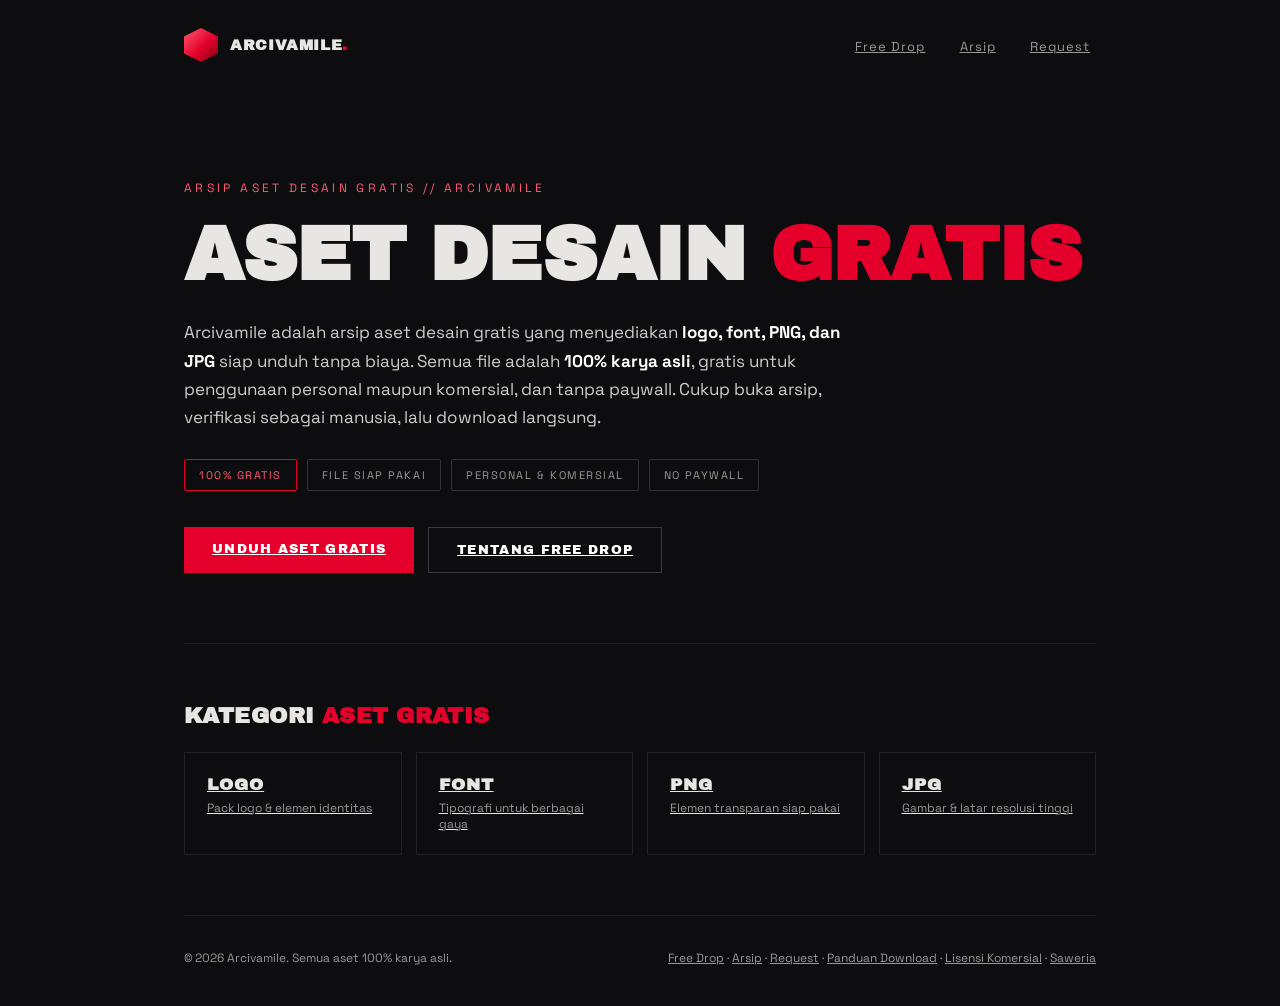
<file: index.html>
<!DOCTYPE html>
<html lang="id" data-theme="light">
<head>
  <meta charset="UTF-8">
  <meta name="viewport" content="width=device-width, initial-scale=1.0">
  <meta name="theme-color" content="#e4002b">
  <!-- ===== GA4 ANALYTICS ===== -->
  <script async src="https://www.googletagmanager.com/gtag/js?id=G-QKJG3S0D83"></script>
  <script>
    window.dataLayer = window.dataLayer || [];
    function gtag() { dataLayer.push(arguments); }
    gtag('js', new Date());
    window.addEventListener('load', function () { gtag('config', 'G-QKJG3S0D83'); });
  </script>
  <link rel="icon" type="image/x-icon" href="favicon/favicon.ico">
  <link rel="icon" type="image/png" sizes="32x32" href="favicon/favicon-32x32.png">
  <link rel="icon" type="image/png" sizes="16x16" href="favicon/favicon-16x16.png">
  <link rel="apple-touch-icon" sizes="180x180" href="favicon/apple-touch-icon.png">
  <link rel="manifest" href="favicon/site.webmanifest">
  <title>Download Aset Desain Gratis 2026: Logo, Font, PNG Transparan, JPG HD | Arcivamile</title>
  <meta name="description" content="Download aset desain gratis 2026 karya asli Arcivamile: logo UMKM, font aesthetic, PNG transparan dan background JPG HD. Cocok untuk poster, twibbon, spanduk, konten IG dan TikTok, gaya retro Y2K, 3D, kolase scrapbook dan batik kontemporer. Gratis personal dan komersial, tanpa paywall.">
  <meta name="keywords" content="download aset desain gratis 2026, logo gratis, font aesthetic gratis, PNG transparan gratis, background JPG HD, logo UMKM gratis, font retro Y2K, aset 3D gratis, kolase scrapbook, tipografi eksperimental, batik kontemporer, twibbon, poster, spanduk, aset komersial gratis, arcivamile">
  <meta name="author" content="Arcivamile">
  <meta name="geo.region" content="ID">
  <meta name="language" content="Indonesian">
  <meta name="robots" content="index, follow, max-image-preview:large">
  <link rel="canonical" href="https://arcivamile.my.id/">
  <meta property="og:type" content="website">
  <meta property="og:locale" content="id_ID">
  <meta property="og:site_name" content="ARCIVAMILE">
  <meta property="og:title" content="Download Aset Desain Gratis 2026: Logo, Font, PNG Transparan, JPG HD | Arcivamile">
  <meta property="og:description" content="Logo UMKM, font aesthetic, PNG transparan dan background JPG HD karya asli. Gratis personal dan komersial, tanpa paywall. Update gaya 2026: retro Y2K, 3D, kolase scrapbook, tipografi eksperimental.">
  <meta property="og:image" content="https://arcivamile.my.id/img/ogdata.png">
  <meta property="og:image:type" content="image/png">
  <meta property="og:image:width" content="1362">
  <meta property="og:image:height" content="639">
  <meta property="og:image:alt" content="Arcivamile: download logo, font, PNG transparan dan JPG HD gratis 2026">
  <meta property="og:url" content="https://arcivamile.my.id/">
  <meta name="twitter:card" content="summary_large_image">
  <meta name="twitter:title" content="Download Aset Desain Gratis 2026: Logo, Font, PNG Transparan, JPG HD | Arcivamile">
  <meta name="twitter:description" content="Logo UMKM, font aesthetic, PNG transparan dan background JPG HD karya asli. Gratis personal dan komersial, tanpa paywall.">
  <meta name="twitter:image" content="https://arcivamile.my.id/img/ogdata.png">
  <script type="application/ld+json">
  {
    "@context": "https://schema.org",
    "@graph": [
      {
        "@type": "WebSite",
        "@id": "https://arcivamile.my.id/#website",
        "name": "ARCIVAMILE",
        "alternateName": ["Arcivamile Free Drop", "Download Aset Desain Gratis"],
        "url": "https://arcivamile.my.id/",
        "inLanguage": "id-ID",
        "description": "Download aset desain gratis 2026 karya asli: logo UMKM, font aesthetic, PNG transparan dan background JPG HD untuk poster, twibbon, spanduk dan konten media sosial.",
        "potentialAction": {
          "@type": "SearchAction",
          "target": "https://arcivamile.my.id/arsip?q={search_term_string}",
          "query-input": "required name=search_term_string"
        }
      },
      {
        "@type": "Organization",
        "@id": "https://arcivamile.my.id/#organization",
        "name": "ARCIVAMILE",
        "url": "https://arcivamile.my.id/",
        "logo": {
          "@type": "ImageObject",
          "url": "https://arcivamile.my.id/favicon/apple-touch-icon.png",
          "width": 180,
          "height": 180
        },
        "sameAs": ["https://saweria.co/Acivamile"]
      },
      {
        "@type": "BreadcrumbList",
        "@id": "https://arcivamile.my.id/#breadcrumb",
        "itemListElement": [
          {
            "@type": "ListItem",
            "position": 1,
            "name": "Beranda",
            "item": "https://arcivamile.my.id/"
          }
        ]
      },
      {
        "@type": "FAQPage",
        "@id": "https://arcivamile.my.id/#faq",
        "mainEntity": [
          {
            "@type": "Question",
            "name": "Di mana download aset desain gratis 2026 yang boleh dipakai komersial?",
            "acceptedAnswer": {
              "@type": "Answer",
              "text": "Di arsip Arcivamile (arcivamile.my.id/arsip). Semua file adalah karya asli, gratis untuk personal dan komersial tanpa paywall. Buka arsip, verifikasi sebagai manusia, lalu unduh lewat Google Drive atau Mediafire."
            }
          },
          {
            "@type": "Question",
            "name": "Apa saja isi arsip Arcivamile?",
            "acceptedAnswer": {
              "@type": "Answer",
              "text": "Pack logo dan elemen identitas (cocok untuk UMKM), font aesthetic, PNG transparan siap pakai, dan gambar JPG resolusi tinggi untuk background poster, twibbon, spanduk dan konten IG atau TikTok."
            }
          },
          {
            "@type": "Question",
            "name": "Apakah asetnya cocok untuk tren desain 2026?",
            "acceptedAnswer": {
              "@type": "Answer",
              "text": "Ya. Aset Arcivamile dipakai untuk gaya yang naik di 2026 seperti retro Y2K dan chrome, visual 3D, kolase scrapbook dan mixed media, tipografi eksperimental dan editorial, bento grid, serta sentuhan batik kontemporer dan Nusantara retro."
            }
          }
        ]
      }
    ]
  }
  </script>
  <link rel="preload" href="fonts/archivo-black.woff2" as="font" type="font/woff2" crossorigin>
  <link rel="preload" href="fonts/space-grotesk-400.woff2" as="font" type="font/woff2" crossorigin>
  <link rel="preload" href="fonts/space-grotesk-700.woff2" as="font" type="font/woff2" crossorigin>
  <style>
    @font-face { font-family: "Archivo Black"; font-style: normal; font-weight: 400; font-display: swap; src: url("fonts/archivo-black.woff2") format("woff2"); }
    @font-face { font-family: "Space Grotesk"; font-style: normal; font-weight: 400; font-display: swap; src: url("fonts/space-grotesk-400.woff2") format("woff2"); }
    @font-face { font-family: "Space Grotesk"; font-style: normal; font-weight: 700; font-display: swap; src: url("fonts/space-grotesk-700.woff2") format("woff2"); }
    :root { --red: #e4002b; --red-soft: #ff5a75; --dark: #0d0d0f; --text: #e8e6e3; --muted: #9a9894; }
    * { margin: 0; padding: 0; box-sizing: border-box; }
    body { font-family: "Space Grotesk", system-ui, sans-serif; background: var(--dark); color: var(--text); min-height: 100vh; display: flex; flex-direction: column; }
    .wrap { max-width: 960px; margin: 0 auto; padding: 0 24px; width: 100%; }

    header.site-nav { padding: 28px 0; display: flex; align-items: center; justify-content: space-between; }
    .brand { display: flex; align-items: center; gap: 12px; font-family: "Archivo Black", sans-serif; letter-spacing: .04em; }
    .brand .mark { width: 34px; height: 34px; background: linear-gradient(135deg, #ff5a75, #e4002b 55%, #7a0013); clip-path: polygon(50% 0, 100% 25%, 100% 75%, 50% 100%, 0 75%, 0 25%); display: inline-block; }
    .brand b { font-size: 15px; }
    .brand .dot { color: var(--red); }
    nav.main a { font-size: 13px; letter-spacing: .08em; color: var(--muted); margin-left: 18px; padding: 10px 6px; transition: color .2s; }
    @media (max-width: 520px) {
      header.site-nav { flex-wrap: wrap; row-gap: 10px; }
      nav.main { display: flex; flex-wrap: wrap; justify-content: flex-end; gap: 8px 12px; }
      nav.main a { margin-left: 0; padding: 10px 12px; }
    }
    nav.main a:hover { color: #fff; }

    section.hero { padding: 90px 0 70px; position: relative; }
    .kicker { font-size: 12px; letter-spacing: .28em; color: var(--red-soft); text-transform: uppercase; margin-bottom: 22px; }
    h1 { font-family: "Archivo Black", sans-serif; font-size: clamp(40px, 7vw, 76px); line-height: .98; text-transform: uppercase; letter-spacing: -.01em; }
    h1 .hl { color: var(--red); }
    .answer { margin-top: 26px; max-width: 680px; font-size: 17px; line-height: 1.65; color: #cfcdc9; }
    .answer b { color: #fff; }
    .chips { margin-top: 28px; display: flex; flex-wrap: wrap; gap: 10px; }
    .chip { font-size: 11px; letter-spacing: .14em; border: 1px solid #333; color: var(--muted); padding: 8px 14px; border-radius: 2px; text-transform: uppercase; }
    .chip.red { border-color: var(--red); color: var(--red-soft); }
    .cta { margin-top: 36px; display: flex; flex-wrap: wrap; gap: 14px; }
    .btn { display: inline-block; font-family: "Archivo Black", sans-serif; font-size: 13px; letter-spacing: .1em; padding: 15px 28px; text-transform: uppercase; transition: opacity .2s; }
    .btn:hover { opacity: .85; }
    .btn.red { background: var(--red); color: #fff; }
    .btn.ghost { border: 1px solid #3a3a3e; color: #fff; }

    section.cats { padding: 60px 0; border-top: 1px solid #1d1d20; }
    section.cats h2 { font-family: "Archivo Black", sans-serif; font-size: 22px; text-transform: uppercase; letter-spacing: .02em; margin-bottom: 24px; }
    section.cats h2 .hl { color: var(--red); }
    .cat-grid { display: grid; grid-template-columns: repeat(auto-fit, minmax(200px, 1fr)); gap: 14px; }
    .cat-tile { border: 1px solid #222; padding: 22px; color: var(--text); transition: border-color .2s; }
    .cat-tile:hover { border-color: var(--red); }
    .cat-tile b { font-family: "Archivo Black", sans-serif; font-size: 17px; letter-spacing: .06em; display: block; }
    .cat-tile span { font-size: 12px; color: var(--muted); margin-top: 6px; display: block; }

    footer.site-foot { margin-top: auto; padding: 34px 0 40px; border-top: 1px solid #1d1d20; font-size: 12px; color: var(--muted); display: flex; flex-wrap: wrap; gap: 10px; justify-content: space-between; }
    footer.site-foot a { color: var(--muted); }
    footer.site-foot a:hover { color: #fff; }
  </style>
</head>
<body>
  <div class="wrap">
    <header class="site-nav">
      <span class="brand">
        <span class="mark"></span>
        <b>ARCIVAMILE<span class="dot">.</span></b>
      </span>
      <nav class="main">
        <a href="freedrop">Free Drop</a>
        <a href="arsip">Arsip</a>
        <a href="request">Request</a>
      </nav>
    </header>

    <main>
      <section class="hero">
        <p class="kicker">Arsip aset desain gratis // Arcivamile</p>
        <h1>Aset Desain <span class="hl">Gratis</span></h1>
        <p class="answer">Arcivamile adalah arsip aset desain gratis yang menyediakan <b>logo, font, PNG, dan JPG</b> siap unduh tanpa biaya. Semua file adalah <b>100% karya asli</b>, gratis untuk penggunaan personal maupun komersial, dan tanpa paywall. Cukup buka arsip, verifikasi sebagai manusia, lalu download langsung.</p>
        <div class="chips">
          <span class="chip red">100% Gratis</span>
          <span class="chip">File Siap Pakai</span>
          <span class="chip">Personal &amp; Komersial</span>
          <span class="chip">No Paywall</span>
        </div>
        <div class="cta">
          <a class="btn red" href="arsip">Unduh Aset Gratis</a>
          <a class="btn ghost" href="freedrop">Tentang Free Drop</a>
        </div>
      </section>

      <section class="cats">
        <h2>Kategori <span class="hl">Aset Gratis</span></h2>
        <div class="cat-grid">
          <a class="cat-tile" href="arsip"><b>LOGO</b><span>Pack logo &amp; elemen identitas</span></a>
          <a class="cat-tile" href="arsip"><b>FONT</b><span>Tipografi untuk berbagai gaya</span></a>
          <a class="cat-tile" href="arsip"><b>PNG</b><span>Elemen transparan siap pakai</span></a>
          <a class="cat-tile" href="arsip"><b>JPG</b><span>Gambar &amp; latar resolusi tinggi</span></a>
        </div>
      </section>
    </main>
  </div>

  <div class="wrap">
    <footer class="site-foot">
      <span>&copy; 2026 Arcivamile. Semua aset 100% karya asli.</span>
      <span><a href="freedrop">Free Drop</a> &middot; <a href="arsip">Arsip</a> &middot; <a href="request">Request</a> &middot; <a href="artikel/cara-download-aset-gratis">Panduan Download</a> &middot; <a href="artikel/aset-gratis-untuk-komersial">Lisensi Komersial</a> &middot; <a href="https://saweria.co/Acivamile" rel="noopener" target="_blank">Saweria</a></span>
    </footer>
  </div>
</body>
</html>
</file>
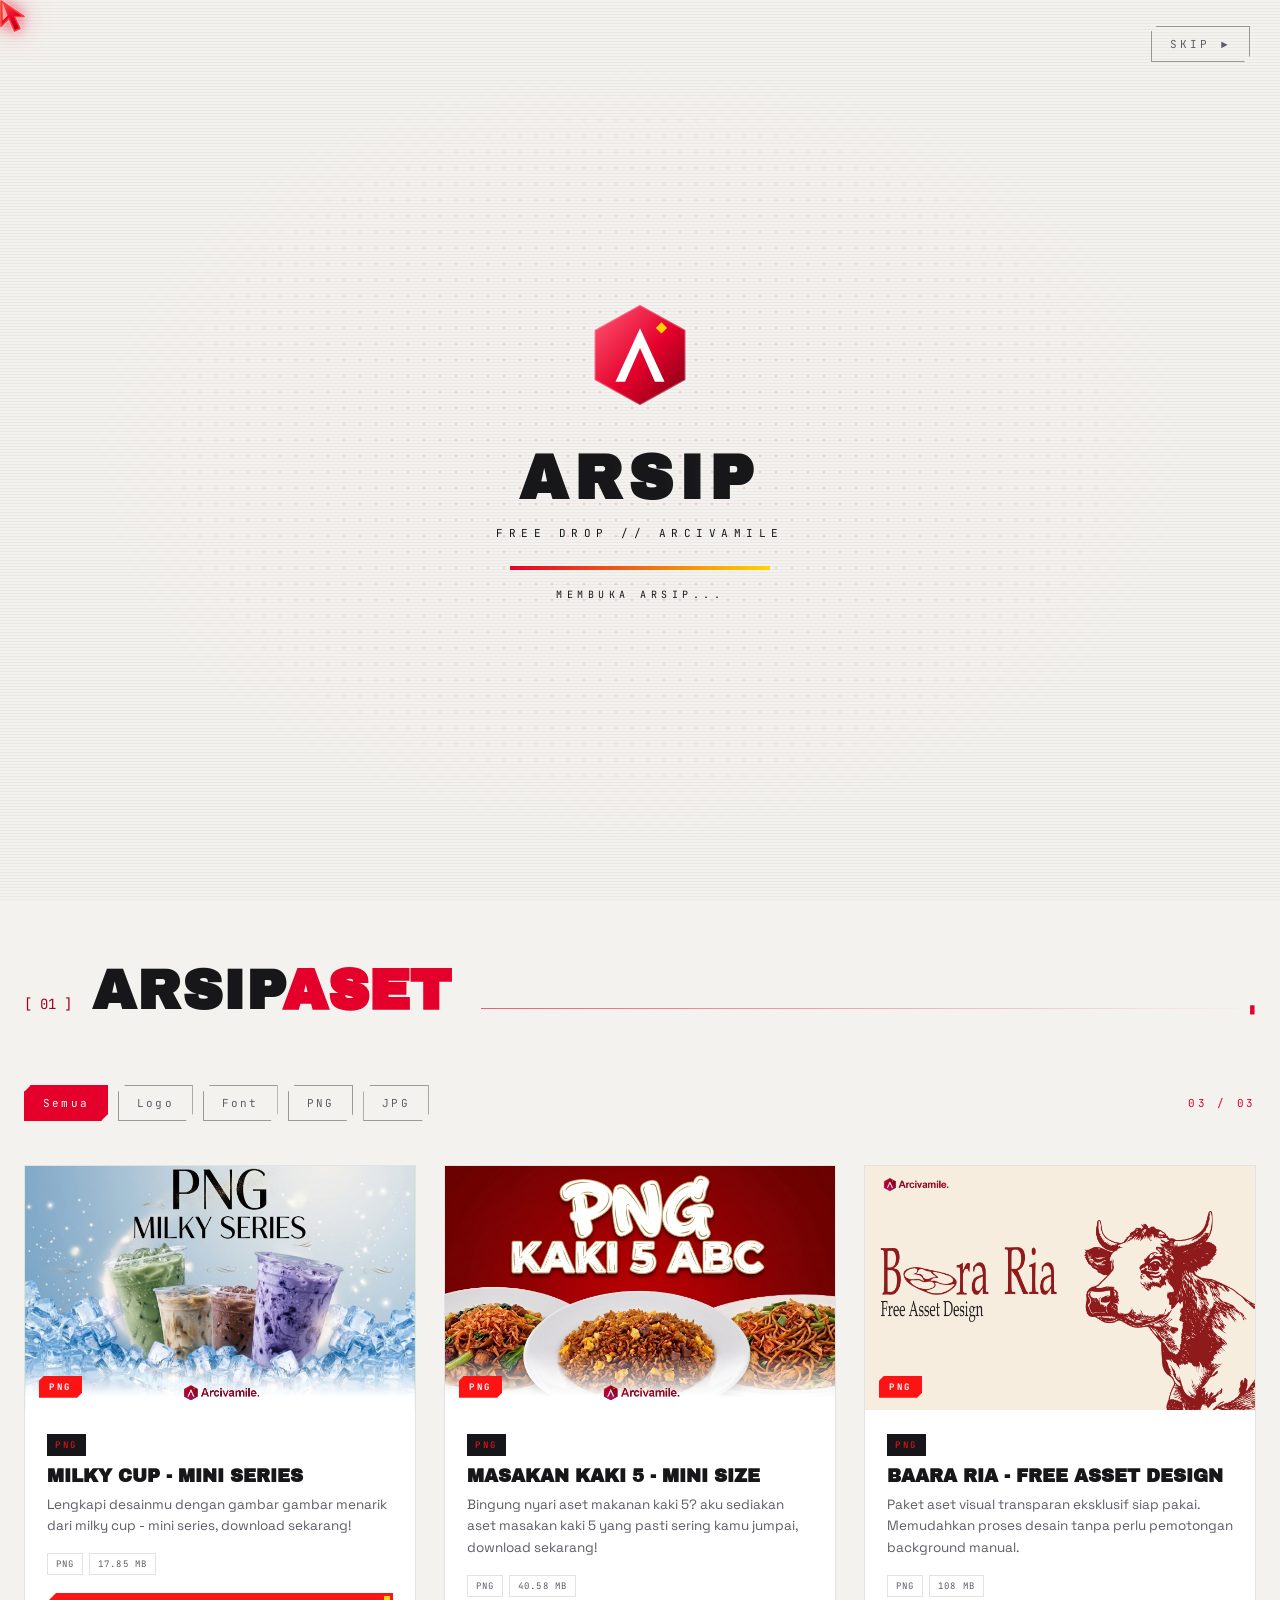
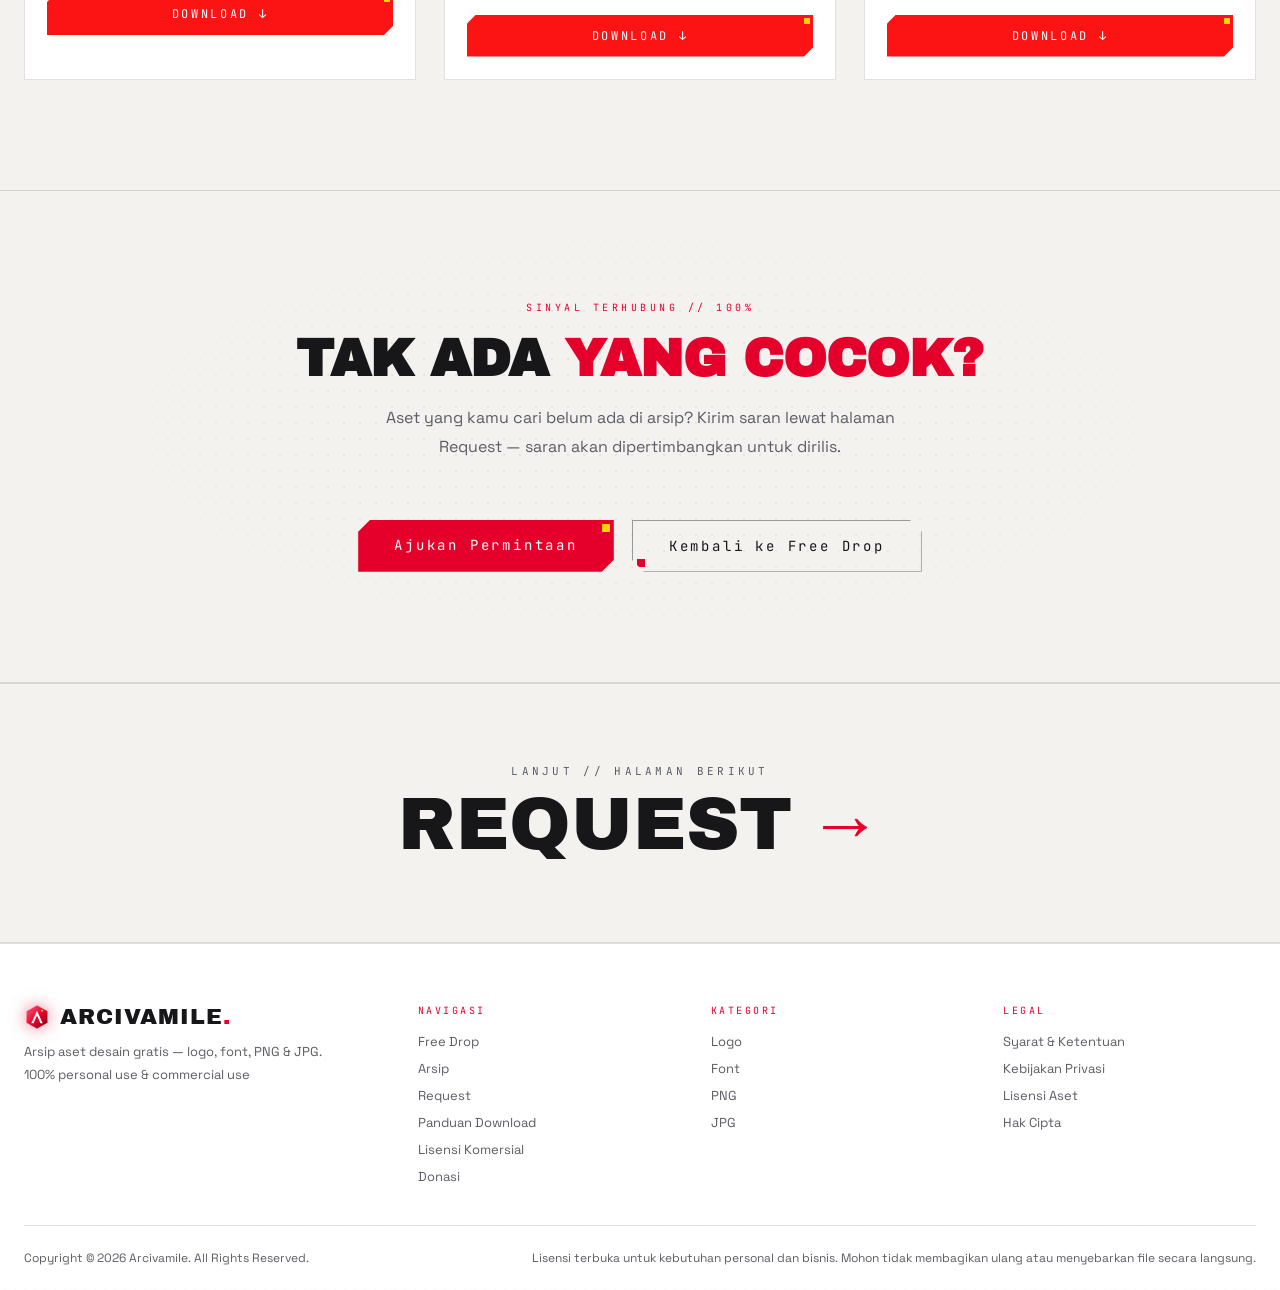
<file: arsip.html>
﻿<!doctype html>
<html lang="id" data-theme="light">
  <head>
    <meta charset="UTF-8" />
    <meta name="viewport" content="width=device-width, initial-scale=1.0" />
    <meta name="theme-color" content="#e4002b" />
    <!-- ===== GA4 ANALYTICS ===== -->
    <script
      async
      src="https://www.googletagmanager.com/gtag/js?id=G-QKJG3S0D83"
    ></script>
    <script>
      window.dataLayer = window.dataLayer || [];
      function gtag() {
        dataLayer.push(arguments);
      }
      gtag("js", new Date());
      window.addEventListener("load", function () {
        gtag("config", "G-QKJG3S0D83");
      });
    </script>
    <link rel="icon" type="image/x-icon" href="favicon/favicon.ico" />
    <link
      rel="icon"
      type="image/png"
      sizes="32x32"
      href="favicon/favicon-32x32.png"
    />
    <link
      rel="icon"
      type="image/png"
      sizes="16x16"
      href="favicon/favicon-16x16.png"
    />
    <link
      rel="apple-touch-icon"
      sizes="180x180"
      href="favicon/apple-touch-icon.png"
    />
    <link rel="manifest" href="favicon/site.webmanifest" />
    <link
      rel="preload"
      href="fonts/archivo-black.woff2"
      as="font"
      type="font/woff2"
      crossorigin
    />
    <link
      rel="preload"
      href="fonts/space-grotesk-400.woff2"
      as="font"
      type="font/woff2"
      crossorigin
    />
    <link
      rel="preload"
      href="fonts/space-grotesk-700.woff2"
      as="font"
      type="font/woff2"
      crossorigin
    />
    <link
      rel="preload"
      href="fonts/jetbrains-mono-400.woff2"
      as="font"
      type="font/woff2"
      crossorigin
    />
    <link
      rel="preload"
      href="fonts/jetbrains-mono-700.woff2"
      as="font"
      type="font/woff2"
      crossorigin
    />
    <title>
      Arsip 2026: Logo UMKM, Font Aesthetic, PNG Transparan, Background HD Gratis | Arcivamile
    </title>
    <meta
      name="description"
      content="Jelajahi arsip aset desain gratis 2026: pack logo UMKM, font aesthetic, PNG transparan dan gambar JPG resolusi tinggi. Untuk poster, twibbon, spanduk, konten IG dan TikTok gaya retro Y2K, 3D, kolase scrapbook. Gratis personal dan komersial."
    />
    <meta
      name="keywords"
      content="arsip aset desain gratis 2026, pack logo UMKM gratis, font aesthetic, PNG transparan gratis, background HD, gambar JPG resolusi tinggi, retro Y2K, desain 3D, kolase scrapbook, bento grid, batik kontemporer, download tanpa daftar"
    />
    <meta name="author" content="Arcivamile" />
    <meta name="geo.region" content="ID" />
    <meta name="robots" content="index, follow, max-image-preview:large" />
    <link rel="canonical" href="https://arcivamile.my.id/arsip" />
    <meta property="og:type" content="website" />
    <meta property="og:locale" content="id_ID" />
    <meta property="og:site_name" content="ARCIVAMILE" />
    <meta
      property="og:title"
      content="Arsip 2026: Logo UMKM, Font Aesthetic, PNG Transparan, Background HD Gratis | Arcivamile"
    />
    <meta
      property="og:description"
      content="Pack logo UMKM, font aesthetic, PNG transparan dan JPG resolusi tinggi. Gratis personal dan komersial, siap untuk gaya 2026."
    />
    <meta
      property="og:image"
      content="https://arcivamile.my.id/img/ogdata.png"
    />
    <meta property="og:image:type" content="image/png" />
    <meta property="og:image:width" content="1362" />
    <meta property="og:image:height" content="639" />
    <meta property="og:url" content="https://arcivamile.my.id/arsip" />
    <meta name="twitter:card" content="summary_large_image" />
    <meta
      name="twitter:title"
      content="Arsip 2026: Logo UMKM, Font Aesthetic, PNG Transparan, Background HD Gratis | Arcivamile"
    />
    <meta
      name="twitter:description"
      content="Pack logo UMKM, font aesthetic, PNG transparan dan JPG resolusi tinggi. Gratis personal dan komersial."
    />
    <meta
      name="twitter:image"
      content="https://arcivamile.my.id/img/ogdata.png"
    />
    <script type="application/ld+json">
      {
        "@context": "https://schema.org",
        "@graph": [
          {
            "@type": "WebSite",
            "@id": "https://arcivamile.my.id/#website",
            "name": "ARCIVAMILE",
            "url": "https://arcivamile.my.id/",
            "inLanguage": "id-ID"
          },
          {
            "@type": "Organization",
            "@id": "https://arcivamile.my.id/#organization",
            "name": "ARCIVAMILE",
            "url": "https://arcivamile.my.id/",
            "logo": {
              "@type": "ImageObject",
              "url": "https://arcivamile.my.id/favicon/apple-touch-icon.png",
              "width": 180,
              "height": 180
            },
            "sameAs": ["https://saweria.co/Acivamile"]
          },
          {
            "@type": "Person",
            "@id": "https://arcivamile.my.id/#person",
            "name": "Arcivamile",
            "url": "https://arcivamile.my.id/",
            "jobTitle": "Desainer & kreator aset desain gratis",
            "sameAs": ["https://saweria.co/Acivamile"]
          },
          {
            "@type": "Article",
            "@id": "https://arcivamile.my.id/arsip#article",
            "headline": "Arsip - Unduh Aset Desain Gratis: Logo, Font, PNG & JPG",
            "description": "Unduh aset desain gratis 100% karya asli Arcivamile: pack logo, font, PNG transparan & gambar JPG resolusi tinggi.",
            "inLanguage": "id-ID",
            "mainEntityOfPage": "https://arcivamile.my.id/arsip",
            "image": "https://arcivamile.my.id/img/ogdata.png",
            "datePublished": "2026-08-07",
            "dateModified": "2026-08-11",
            "author": { "@id": "https://arcivamile.my.id/#person" },
            "publisher": { "@id": "https://arcivamile.my.id/#organization" }
          },
          {
            "@type": "BreadcrumbList",
            "@id": "https://arcivamile.my.id/arsip#breadcrumb",
            "itemListElement": [
              {
                "@type": "ListItem",
                "position": 1,
                "name": "Free Drop",
                "item": "https://arcivamile.my.id/freedrop"
              },
              {
                "@type": "ListItem",
                "position": 2,
                "name": "Arsip Aset",
                "item": "https://arcivamile.my.id/arsip"
              }
            ]
          },
          {
            "@type": "ItemList",
            "@id": "https://arcivamile.my.id/arsip#aset",
            "name": "Arsip Aset Gratis Arcivamile",
            "itemListElement": [
              {
                "@type": "ListItem",
                "position": 1,
                "name": "MILKY CUP - MINI SERIES",
                "url": "https://arcivamile.my.id/aset/milky-cup-mini-series",
                "image": "https://arcivamile.my.id/img/thumb/pngmilkseries.jpg"
              },
              {
                "@type": "ListItem",
                "position": 2,
                "name": "MASAKAN KAKI 5 - MINI SIZE",
                "url": "https://arcivamile.my.id/aset/masakan-kaki5-mini-size",
                "image": "https://arcivamile.my.id/img/thumb/kaki5abc.jpg"
              }
            ]
          }
        ]
      }
    </script>
    <script>
      (function () {
        var t = localStorage.getItem("zzz-theme");
        document.documentElement.setAttribute(
          "data-theme",
          t === "dark" ? "dark" : "light",
        );
      })();
    </script>
    <link rel="stylesheet" href="css/style.css" />
    <link rel="stylesheet" href="css/freebies.css" />
  </head>
  <body>
    <!-- ===== INTRO ===== -->
    <div class="intro" id="intro">
      <div class="intro-noise"></div>
      <div class="intro-halftone"></div>
      <button class="intro-skip" id="introSkip">SKIP &#9658;</button>
      <div class="intro-center">
        <div class="intro-logo" id="introLogo">
          <svg class="logo-svg" viewBox="0 0 48 48" aria-hidden="true">
            <defs>
              <linearGradient id="lgIntro" x1="0" y1="0" x2="1" y2="1">
                <stop offset="0" stop-color="#ff5a75" />
                <stop offset="0.55" stop-color="#e4002b" />
                <stop offset="1" stop-color="#7a0013" />
              </linearGradient>
            </defs>
            <path
              d="M24 2.5 L43.5 13.3 V34.7 L24 45.5 L4.5 34.7 V13.3 Z"
              fill="url(#lgIntro)"
            />
            <path
              d="M24 2.5 L43.5 13.3 V34.7 L24 45.5 L4.5 34.7 V13.3 Z"
              fill="none"
              stroke="rgba(255,255,255,.28)"
              stroke-width="1"
            />
            <path
              d="M24 12.5 L34.5 35.5 H30.4 L24 21 L17.6 35.5 H13.5 Z"
              fill="#fff"
            />
            <path
              d="M33.2 10 L35.6 12.4 L33.2 14.8 L30.8 12.4 Z"
              fill="#ffd400"
            />
          </svg>
        </div>
        <h1 class="intro-name" id="introName">ARSIP</h1>
        <p class="intro-sub">FREE DROP // ARCIVAMILE</p>
        <div class="intro-bar"><i></i></div>
        <p class="intro-loading">
          MEMBUKA ARSIP<span class="load-dots">...</span>
        </p>
      </div>
    </div>

    <!-- ===== THEME FLASH ===== -->
    <div class="theme-flash" id="themeFlash"></div>

    <!-- ===== SCROLL PROGRESS ===== -->
    <div class="scroll-progress"><i id="scrollBar"></i></div>

    <!-- ===== NAVBAR ===== -->
    <header class="navbar" id="navbar">
      <div class="navbar-inner">
        <span class="nav-corner nc-tl"></span>
        <span class="nav-corner nc-tr"></span>
        <span class="nav-corner nc-bl"></span>
        <span class="nav-corner nc-br"></span>

        <a href="freedrop" class="logo" data-logo>
          <span class="logo-box">
            <svg class="logo-svg" viewBox="0 0 48 48" aria-hidden="true">
              <defs>
                <linearGradient id="lgNav" x1="0" y1="0" x2="1" y2="1">
                  <stop offset="0" stop-color="#ff5a75" />
                  <stop offset="0.55" stop-color="#e4002b" />
                  <stop offset="1" stop-color="#7a0013" />
                </linearGradient>
              </defs>
              <path
                d="M24 2.5 L43.5 13.3 V34.7 L24 45.5 L4.5 34.7 V13.3 Z"
                fill="url(#lgNav)"
              />
              <path
                d="M24 2.5 L43.5 13.3 V34.7 L24 45.5 L4.5 34.7 V13.3 Z"
                fill="none"
                stroke="rgba(255,255,255,.28)"
                stroke-width="1"
              />
              <path
                d="M24 12.5 L34.5 35.5 H30.4 L24 21 L17.6 35.5 H13.5 Z"
                fill="#fff"
              />
              <path
                d="M33.2 10 L35.6 12.4 L33.2 14.8 L30.8 12.4 Z"
                fill="#ffd400"
              />
            </svg>
          </span>
          <span class="logo-text"
            >ARCIVAMILE<span class="logo-dot">.</span></span
          >
        </a>
        <span class="nav-tag"><i></i><b>FREE DROP</b> // 2026</span>
        <span class="nav-stripe" aria-hidden="true"></span>

        <nav class="nav-links" id="navLinks">
          <a href="freedrop" class="nav-link" data-num="01"
            ><span class="nav-txt">Free Drop</span></a
          >
          <a href="arsip" class="nav-link active" data-num="02"
            ><span class="nav-txt">Arsip</span></a
          >
          <a href="request" class="nav-link" data-num="03"
            ><span class="nav-txt">Request</span></a
          >
          <span class="nav-indicator" id="navIndicator"></span>
        </nav>

        <div class="navbar-right">
          <button
            class="theme-toggle"
            id="themeToggle"
            aria-label="Ganti tema cahaya"
          >
            <span class="tt-sun">&#9728;</span>
            <span class="tt-knob"></span>
            <span class="tt-moon">&#9788;</span>
          </button>
          <a href="arsip" class="nav-cta"
            >Unduh Aset<span class="cta-corners"></span
          ></a>
        </div>

        <button class="burger" id="burger" aria-label="Menu">
          <span></span><span></span><span></span>
        </button>
      </div>
    </header>

    <main>
      <!-- ===== MOBILE MENU ===== -->
      <div class="mobile-menu" id="mobileMenu">
        <div class="mobile-menu-bg" id="mobileMenuBg"></div>
        <nav class="mobile-menu-links">
          <a href="freedrop" data-num="01">Free Drop</a>
          <a href="arsip" data-num="02" class="active">Arsip</a>
          <a href="request" data-num="03">Request</a>
        </nav>
        <div class="mobile-menu-foot">
          <span>LINK AKTIF // ARSIP</span>
          <span class="mm-static"
            >&#9612;&#9612;&#9612;&#9612;&#9612;&#9612;&#9612;</span
          >
        </div>
      </div>

      <!-- ===== HERO ARSIP ===== -->
      <section class="fd-hero" id="top">
        <div class="hero-halftone"></div>
        <div class="fd-grid-bg" aria-hidden="true"></div>
        <svg class="fd-reticle" viewBox="0 0 100 100" aria-hidden="true">
          <g fill="none" stroke="rgba(255,255,255,.22)" stroke-width="1.2">
            <circle cx="50" cy="50" r="20" />
            <circle
              cx="50"
              cy="50"
              r="42"
              stroke-dasharray="3 7"
              opacity=".4"
            />
            <line x1="50" y1="18" x2="50" y2="30" />
            <line x1="50" y1="70" x2="50" y2="82" />
            <line x1="18" y1="50" x2="30" y2="50" />
            <line x1="70" y1="50" x2="82" y2="50" />
          </g>
        </svg>
        <div class="fd-vert vert-l">ARSIP ASET ARCIVAMILE</div>
        <div class="fd-vert vert-r">LENGAKPI DESAINMU SEKARANG</div>

        <div class="fd-hero-inner">
          <div class="hero-brackets" aria-hidden="true">
            <i class="br-tl"></i><i class="br-tr"></i><i class="br-bl"></i
            ><i class="br-br"></i>
          </div>
          <p class="hero-kicker reveal">// FREE DROP — ARSIP ASET GRATIS</p>
          <h1 class="fd-title">
            <span class="line line-1">
              <span class="glitch" data-text="ARSIP">ARSIP</span>
            </span>
            <span class="line line-2">
              <span class="glitch" data-text="ASET.">ASET.</span>
            </span>
          </h1>
          <p class="fd-answer reveal">
            <b>Lengkapi project kreatifmu</b> dengan pilihan pack logo, font,
            png transparan, serta gambar jpg resolusi tinggi. Tanpa royalti &
            bebas guna baik untuk urusan pribadi maupun bisnis. Cukup pilih
            kategori, verifikasi, dan simpan langsung ke perangkatmu!
          </p>
          <div class="fd-stats reveal">
            <div class="fd-stat">
              <b id="statArsip">07</b><span>ARSIP</span>
            </div>
            <div class="fd-stat">
              <b id="statKategori">07</b><span>KATEGORI</span>
            </div>
            <div class="fd-stat"><b>100%</b><span>GRATIS</span></div>
            <div class="fd-stat"><b>FREE</b><span>LICENSE</span></div>
          </div>
        </div>

        <div class="fd-tape" aria-hidden="true"></div>
        <div class="hero-fade" aria-hidden="true"></div>
      </section>

      <!-- ===== MARQUEE ===== -->
      <div class="marquee">
        <div class="marquee-track">
          <span class="mq-word"><i>LOGO</i></span
          ><span class="mq-star">&#10022;</span
          ><span class="mq-word"><i>FONT</i></span
          ><span class="mq-star">&#10022;</span
          ><span class="mq-word"><i>PNG</i></span
          ><span class="mq-star">&#10022;</span
          ><span class="mq-word"><i>JPG</i></span
          ><span class="mq-star">&#10022;</span
          ><span class="mq-word"><i>LOGO</i></span
          ><span class="mq-star">&#10022;</span
          ><span class="mq-word"><i>FONT</i></span
          ><span class="mq-star">&#10022;</span
          ><span class="mq-word"><i>PNG</i></span
          ><span class="mq-star">&#10022;</span
          ><span class="mq-word"><i>JPG</i></span
          ><span class="mq-star">&#10022;</span
          ><span class="mq-word"><i>LOGO</i></span
          ><span class="mq-star">&#10022;</span
          ><span class="mq-word"><i>FONT</i></span
          ><span class="mq-star">&#10022;</span
          ><span class="mq-word"><i>PNG</i></span
          ><span class="mq-star">&#10022;</span
          ><span class="mq-word"><i>JPG</i></span
          ><span class="mq-star">&#10022;</span>
          <span class="mq-word"><i>LOGO</i></span
          ><span class="mq-star">&#10022;</span
          ><span class="mq-word"><i>FONT</i></span
          ><span class="mq-star">&#10022;</span
          ><span class="mq-word"><i>PNG</i></span
          ><span class="mq-star">&#10022;</span
          ><span class="mq-word"><i>JPG</i></span
          ><span class="mq-star">&#10022;</span
          ><span class="mq-word"><i>LOGO</i></span
          ><span class="mq-star">&#10022;</span
          ><span class="mq-word"><i>FONT</i></span
          ><span class="mq-star">&#10022;</span
          ><span class="mq-word"><i>PNG</i></span
          ><span class="mq-star">&#10022;</span
          ><span class="mq-word"><i>JPG</i></span
          ><span class="mq-star">&#10022;</span
          ><span class="mq-word"><i>LOGO</i></span
          ><span class="mq-star">&#10022;</span
          ><span class="mq-word"><i>FONT</i></span
          ><span class="mq-star">&#10022;</span
          ><span class="mq-word"><i>PNG</i></span
          ><span class="mq-star">&#10022;</span
          ><span class="mq-word"><i>JPG</i></span
          ><span class="mq-star">&#10022;</span>
        </div>
      </div>

      <!-- ===== ARSIP ===== -->
      <section class="section fd-section" id="freebies">
        <div class="section-head reveal">
          <span class="sec-num">[ 01 ]</span>
          <h2 class="sec-title">
            ARSIP<span class="sec-title-accent">ASET</span>
          </h2>
          <div class="sec-line"></div>
        </div>

        <div class="fd-filter reveal">
          <button class="fd-filter-btn active" data-filter="all">Semua</button>
          <button class="fd-filter-btn" data-filter="logo">Logo</button>
          <button class="fd-filter-btn" data-filter="font">Font</button>
          <button class="fd-filter-btn" data-filter="png">PNG</button>
          <button class="fd-filter-btn" data-filter="jpg">JPG</button>
          <span class="fd-count" id="fdCount">07 / 07</span>
        </div>

        <!--
      ============================================================
      CARA ISI ARSIP (tinggal ganti isinya, tanpa JS apa pun)
      ------------------------------------------------------------
      1. Tiap kategori di bawah sudah punya 1 kartu contoh.
         Tinggal ganti:
           - data-date    : tanggal upload (contoh: 14 Feb 2026)
           - data-format  : format file (contoh: AI / PNG)
           - data-size    : ukuran file (contoh: 10 MB)
           - data-license : lisensi (contoh: Free personal & commercial)
           - data-creator : TETAP "Karya Asli — Arcivamile"
              (arsip ini 100% buatan sendiri. DILARANG upload ulang
              aset kreator lain — melanggar hak cipta walau PU/CU)
           - <h3>         : nama aset
           - <p>          : deskripsi isi pack
           - src gambar   : taruh di img/thumb/ lalu tulis
                            src="img/thumb/nama-file.png"
           - href="#"     : ganti # dengan link download asli
                            (Google Drive / Mediafire / dll)
      2. Nambah aset lagi: salin 1 blok <article class="fd-card">,
         tempel tepat di bawah kartu kategorinya, lalu isi seperti di atas.
      3. Saat aset sudah jadi beneran, HAPUS baris ini:
         <span class="fd-card-badge">CONTOH // ISI DATA</span>
      4. Jumlah di fdCount, stat "ARSIP / KATEGORI" di hero, dan
         animasi pop semuanya OTOMATIS mengikuti jumlah kartu.
      ============================================================
    -->

        <div class="fd-grid" id="fdGrid">
          <!-- ============================================================
           ====== KATEGORI LOGO  //  warna #e4002b ======
           ============================================================ -->
          <!-- <article class="fd-card reveal"
        data-cat="logo"
        style="--tc:#e4002b"
        data-creator="Karya Asli — Arcivamile"
        data-date="1 Jan 2026"
        data-format="AI / PNG"
        data-size="10 MB"
        data-license="Free personal &amp; commercial">
        <span class="fd-card-badge">CONTOH // ISI DATA</span>
        <div class="fd-tile">
          <img class="fd-thumb" src="img/thumb/contoh-logo.png" alt="Logo Pack [NAMA KAMU]" onerror="this.remove()">
          <span>L</span>
          <b>LOGO</b>
        </div>
        <div class="fd-body">
          <span class="fd-cat">LOGO</span>
          <h3>Logo Pack [NAMA KAMU]</h3>
          <p>Ganti deskripsi: jelaskan isi pack ini, jumlah file, dan cocok untuk apa.</p>
          <div class="fd-meta">
            <span>AI / PNG</span><span>10 MB</span><span>0 UNDUH</span>
          </div>
          <a href="#" target="_blank" rel="noopener" class="fd-btn">DOWNLOAD &#8595;<span></span></a>
        </div>
      </article> -->

          <!-- ============================================================
           ====== KATEGORI FONT  //  warna #ff9a00 ======
           ============================================================ -->
          <!-- <article class="fd-card reveal"
        data-cat="font"
        style="--tc:#ff9a00"
        data-creator="Karya Asli — Arcivamile"
        data-date="1 Jan 2026"
        data-format="TTF / OTF"
        data-size="5 MB"
        data-license="Free personal &amp; commercial">
        <span class="fd-card-badge">CONTOH // ISI DATA</span>
        <div class="fd-tile">
          <img class="fd-thumb" src="img/thumb/contoh-font.png" alt="Font [NAMA FONT]" onerror="this.remove()">
          <span>F</span>
          <b>FONT</b>
        </div>
        <div class="fd-body">
          <span class="fd-cat">FONT</span>
          <h3>Font [NAMA FONT]</h3>
          <p>Ganti deskripsi: style font, jenis huruf yang didukung, dan lisensinya.</p>
          <div class="fd-meta">
            <span>TTF / OTF</span><span>5 MB</span><span>0 UNDUH</span>
          </div>
          <a href="#" target="_blank" rel="noopener" class="fd-btn">DOWNLOAD &#8595;<span></span></a>
        </div>
      </article> -->

          <!-- ============================================================
           ====== KATEGORI PNG ======
           ============================================================ -->
          <article
            class="fd-card reveal"
            data-cat="png"
            style="--tc: #fc1414"
            data-creator="Arcivamile"
            data-date="3 Agustus 2026"
            data-format="PNG"
            data-size="17.85 MB"
            data-license="Free personal &amp; commercial"
            data-detail="aset/milky-cup-mini-series"
          >
            <div class="fd-tile">
              <img
                class="fd-thumb"
                src="img/thumb/pngmilkseries.jpg"
                alt="MILKY CUP - MINI SERIES"
                onerror="this.remove()"
              />
              <span>P</span>
              <b>PNG</b>
            </div>
            <div class="fd-body">
              <span class="fd-cat">PNG</span>
              <h3>MILKY CUP - MINI SERIES</h3>
              <p>
                Lengkapi desainmu dengan gambar gambar menarik dari milky cup -
                mini series, download sekarang!
              </p>
              <div class="fd-meta"><span>PNG</span><span>17.85 MB</span></div>
              <a
                href="https://drive.google.com/uc?export=download&id=1bR7w0iiPsWWa10v8Jj8x-UbnvpKACyRV"
                target="_blank"
                rel="noopener"
                class="fd-btn"
                >DOWNLOAD &#8595;<span></span
              ></a>
            </div>
          </article>

          <article
            class="fd-card reveal"
            data-cat="png"
            style="--tc: #fc1414"
            data-creator="Arcivamile"
            data-date="7 Agustus 2026"
            data-format="PNG"
            data-size="40.58 MB"
            data-license="Free personal &amp; commercial"
            data-detail="aset/masakan-kaki5-mini-size"
          >
            <div class="fd-tile">
              <img
                class="fd-thumb"
                src="img/thumb/kaki5abc.jpg"
                alt="MASAKAN KAKI 5 - MINI SIZE"
                onerror="this.remove()"
              />
              <span>P</span>
              <b>PNG</b>
            </div>
            <div class="fd-body">
              <span class="fd-cat">PNG</span>
              <h3>MASAKAN KAKI 5 - MINI SIZE</h3>
              <p>
                Bingung nyari aset makanan kaki 5? aku sediakan aset masakan
                kaki 5 yang pasti sering kamu jumpai, download sekarang!
              </p>
              <div class="fd-meta"><span>PNG</span><span>40.58 MB</span></div>
              <a
                href="https://download1589.mediafire.com/7qdciory84yg0Iz1JjrLqosnZ5nzTfSqccRGKcXaoCGQ8jOcPN2BSJCVxzJrerNNorJxx2PA3LsjPiyZLJ-n9_Qzs8KrALTJXCuNfYdCoCXHG_ddX9YHVL3aZVJBpqtbik0mRMerPYYU7kjCzPIOdVvntgNpPbCtxyXJqcjJkA/eexyzyq9jkrub5d/MASAKAN+KAKI+5+ABC+-+LITE.zip"
                target="_blank"
                rel="noopener"
                class="fd-btn"
                >DOWNLOAD &#8595;<span></span
              ></a>
            </div>
          </article>

          <article
            class="fd-card reveal"
            data-cat="png"
            style="--tc: #fc1414"
            data-creator="Arcivamile"
            data-date="8 Oktober 2026"
            data-format="PNG"
            data-size="108 MB"
            data-license="Free personal &amp; commercial"
            data-detail="aset/baararia"
          >
            <div class="fd-tile">
              <img
                class="fd-thumb"
                src="img/thumb/baararia.png"
                alt="baara ria - free asset design"
                onerror="this.remove()"
              />
              <span>P</span>
              <b>PNG</b>
            </div>
            <div class="fd-body">
              <span class="fd-cat">PNG</span>
              <h3>BAARA RIA - FREE ASSET DESIGN</h3>
              <p>
                Paket aset visual transparan eksklusif siap pakai. Memudahkan
                proses desain tanpa perlu pemotongan background manual.
              </p>
              <div class="fd-meta"><span>PNG</span><span>108 MB</span></div>
              <a
                href="https://drive.google.com/file/d/1mvar3dAyYkWzU0gRDssU4bFuSjIqP3ag/view?usp=sharing"
                target="_blank"
                rel="noopener"
                class="fd-btn"
                >DOWNLOAD &#8595;<span></span
              ></a>
            </div>
          </article>

          <!-- ============================================================
           ====== KATEGORI JPG  //  warna #8a8aff ======
           ============================================================ -->
          <!-- <article class="fd-card reveal"
        data-cat="jpg"
        style="--tc:#8a8aff"
        data-creator="Karya Asli — Arcivamile"
        data-date="-"
        data-format="JPG"
        data-size="0 MB"
        data-license="Free personal &amp; commercial">
        <span class="fd-card-badge">PROSES</span>
        <div class="fd-tile">
          <img class="fd-thumb" src="img/thumb/contoh-jpg.jpg" alt="JPG Image" onerror="this.remove()">
          <span>J</span>
          <b>JPG</b>
        </div>
        <div class="fd-body">
          <span class="fd-cat">JPG</span>
          <h3>JPG Image</h3>
          <p>Deskripsi</p>
          <div class="fd-meta">
            <span>JPG</span><span>0 MB</span>
          </div>
          <a href="#" target="_blank" rel="noopener" class="fd-btn">DOWNLOAD &#8595;<span></span></a>
        </div>
      </article> -->
        </div>

        <div class="fd-empty" id="fdEmpty">
          <span class="fd-empty-label">ARSIP KOSONG</span>
          <h3>Belum Ada Aset di Kategori Ini</h3>
          <p>Geser ke kategori lain, atau ajukan permintaan aset gratis.</p>
        </div>
      </section>

      <!-- ===== CTA ===== -->
      <section class="fd-cta">
        <div class="hero-halftone"></div>
        <div class="fd-cta-inner reveal">
          <span class="cp-label">SINYAL TERHUBUNG // 100%</span>
          <h2 class="fd-cta-title">
            TAK ADA <span class="hl">YANG COCOK?</span>
          </h2>
          <p>
            Aset yang kamu cari belum ada di arsip? Kirim saran lewat halaman
            Request — saran akan dipertimbangkan untuk dirilis.
          </p>
          <div class="hero-cta">
            <a href="request" class="btn btn-red"
              >Ajukan Permintaan<span></span
            ></a>
            <a href="freedrop" class="btn btn-ghost"
              >Kembali ke Free Drop<span></span
            ></a>
          </div>
        </div>
      </section>

      <!-- ===== LANJUT KE REQUEST ===== -->
      <section class="fd-next">
        <a href="request" class="fd-next-link">
          <span class="fd-next-label">LANJUT // HALAMAN BERIKUT</span>
          <span class="fd-next-title"
            >REQUEST<span class="fd-next-arrow">&#8594;</span></span
          >
        </a>
      </section>

      <!-- ===== FOOTER ===== -->
    </main>
    <footer class="footer">
      <div class="footer-noise"></div>
      <div class="footer-top">
        <div class="footer-brand">
          <div class="footer-logo-row">
            <span class="footer-logo">
              <svg class="logo-svg" viewBox="0 0 48 48" aria-hidden="true">
                <defs>
                  <linearGradient id="lgFoot" x1="0" y1="0" x2="1" y2="1">
                    <stop offset="0" stop-color="#ff5a75" />
                    <stop offset="0.55" stop-color="#e4002b" />
                    <stop offset="1" stop-color="#7a0013" />
                  </linearGradient>
                </defs>
                <path
                  d="M24 2.5 L43.5 13.3 V34.7 L24 45.5 L4.5 34.7 V13.3 Z"
                  fill="url(#lgFoot)"
                />
                <path
                  d="M24 2.5 L43.5 13.3 V34.7 L24 45.5 L4.5 34.7 V13.3 Z"
                  fill="none"
                  stroke="rgba(255,255,255,.28)"
                  stroke-width="1"
                />
                <path
                  d="M24 12.5 L34.5 35.5 H30.4 L24 21 L17.6 35.5 H13.5 Z"
                  fill="#fff"
                />
                <path
                  d="M33.2 10 L35.6 12.4 L33.2 14.8 L30.8 12.4 Z"
                  fill="#ffd400"
                />
              </svg>
            </span>
            <span class="footer-name"
              >ARCIVAMILE<span class="logo-dot">.</span></span
            >
          </div>
          <p>
            Arsip aset desain gratis — logo, font, PNG &amp; JPG. 100% personal
            use & commercial use
          </p>
        </div>
        <div class="footer-col">
          <span class="footer-col-title">NAVIGASI</span>
          <a href="freedrop">Free Drop</a>
          <a href="arsip">Arsip</a>
          <a href="request">Request</a>
          <a href="artikel/cara-download-aset-gratis">Panduan Download</a>
          <a href="artikel/aset-gratis-untuk-komersial">Lisensi Komersial</a>
          <a href="freedrop#donasi">Donasi</a>
        </div>
        <div class="footer-col">
          <span class="footer-col-title">KATEGORI</span>
          <a href="arsip">Logo</a>
          <a href="arsip">Font</a>
          <a href="arsip">PNG</a>
          <a href="arsip">JPG</a>
        </div>
        <div class="footer-col">
          <span class="footer-col-title">LEGAL</span>
          <a href="#" data-legal="terms">Syarat &amp; Ketentuan</a>
          <a href="#" data-legal="privacy">Kebijakan Privasi</a>
          <a href="#" data-legal="license">Lisensi Aset</a>
          <a href="#" data-legal="copyright">Hak Cipta</a>
        </div>
      </div>
      <div class="footer-bottom">
        <p>Copyright &copy; 2026 Arcivamile. All Rights Reserved.</p>
        <p class="footer-tip">
          Lisensi terbuka untuk kebutuhan personal dan bisnis. Mohon tidak
          membagikan ulang atau menyebarkan file secara langsung.
        </p>
      </div>
    </footer>

    <!-- ===== POPUP INFO DOWNLOAD ===== -->
    <div class="fd-modal" id="fdModal">
      <div class="fd-modal-bg" id="fdModalBg"></div>
      <div class="fd-modal-panel">
        <span class="fd-modal-cat" id="mCat">ASET</span>
        <h3 id="mTitle">Judul Aset</h3>
        <p id="mDesc">Deskripsi aset.</p>
        <div class="fd-modal-info">
          <div><span>KREATOR</span><b id="mCreator">-</b></div>
          <div><span>DIUPLOAD</span><b id="mDate">-</b></div>
          <div><span>FORMAT</span><b id="mFormat">-</b></div>
          <div><span>UKURAN</span><b id="mSize">-</b></div>
          <div class="fd-modal-license">
            <span>LISENSI</span><b id="mLicense">-</b>
          </div>
        </div>
        <p class="fd-modal-note">
          Aset ini merupakan karya asli Arcivamile. Dengan mengunduh, kamu
          menyatakan tidak akan membagikan ulang aset ini dalam bentuk apa pun.
        </p>

        <div class="fd-modal-guard" id="fdGuard">
          <div class="fd-guard-box">
            <span class="fd-guard-label">VERIFIKASI MANUSIA // ANTI-SPAM</span>
            <div id="cf-turnstile"></div>
            <button
              type="button"
              class="fd-guard-fallback"
              id="fdGuardFallback"
              hidden
            >
              SAYA BUKAN ROBOT &#10003;
            </button>
            <label class="fd-guard-agree">
              <input type="checkbox" id="fdAgree" />
              <span
                >Saya setuju untuk <b>tidak membagikan ulang</b> aset ini, dan
                mengakui bahwa aset ini adalah <b>karya asli Arcivamile</b>.
                Dilarang mengunggah ulang dalam bentuk apa pun.</span
              >
            </label>
            <p class="fd-guard-msg" id="fdGuardMsg"></p>
          </div>
        </div>
        <div class="fd-modal-actions">
          <a
            href="#"
            target="_blank"
            rel="noopener"
            class="btn btn-red locked"
            id="mDownload"
            ><span class="fd-mdl-label">VERIFIKASI DULU</span><span></span
          ></a>
          <a href="#" class="btn btn-ghost" id="mClose">TUTUP<span></span></a>
        </div>
      </div>
    </div>

    <!-- cursor -->
    <div class="cursor" id="cursor" aria-hidden="true">
      <svg
        viewBox="0 0 32 32"
        fill="none"
        xmlns="http://www.w3.org/2000/svg"
        aria-hidden="true"
      >
        <defs>
          <linearGradient
            id="curGrad"
            x1="1"
            y1="1"
            x2="24"
            y2="31"
            gradientUnits="userSpaceOnUse"
          >
            <stop offset="0" stop-color="#ff5a4a" />
            <stop offset=".55" stop-color="#e4002b" />
            <stop offset="1" stop-color="#a3001f" />
          </linearGradient>
        </defs>
        <path
          class="cur-glow"
          d="M1 1 L1 26.5 L9 18.5 L14.5 31 L20 28.5 L14.5 16.5 L24 16.5 Z"
          fill="url(#curGrad)"
          stroke="#ff3b30"
          stroke-width="1.6"
          stroke-linejoin="round"
          stroke-linecap="round"
        />
        <path
          class="cur-tip"
          d="M2.6 2.6 L2.6 20.5 L7.6 15.5 Z"
          fill="#ffb3a7"
          opacity=".9"
        />
      </svg>
    </div>

    <script
      src="https://challenges.cloudflare.com/turnstile/v0/api.js?render=explicit"
      async
      defer
    ></script>
    <!-- ===== POPUP LEGAL ===== -->
    <div class="fd-legal-modal" id="fdLegalModal">
      <div class="fd-legal-bg" id="fdLegalBg"></div>
      <div class="fd-legal-panel">
        <div class="fd-legal-head">
          <span class="fd-legal-cat" id="legalCat">LEGAL</span>
          <button class="fd-legal-close" id="legalClose" aria-label="Tutup">
            &#10005;
          </button>
        </div>
        <h3 id="legalTitle">Dokumen</h3>
        <div class="fd-legal-body" id="legalBody"></div>
        <p class="fd-legal-foot">Terakhir diperbarui: 2 Agustus 2026</p>
      </div>
    </div>

    <script src="js/freebies.js"></script>
  </body>
</html>
</file>
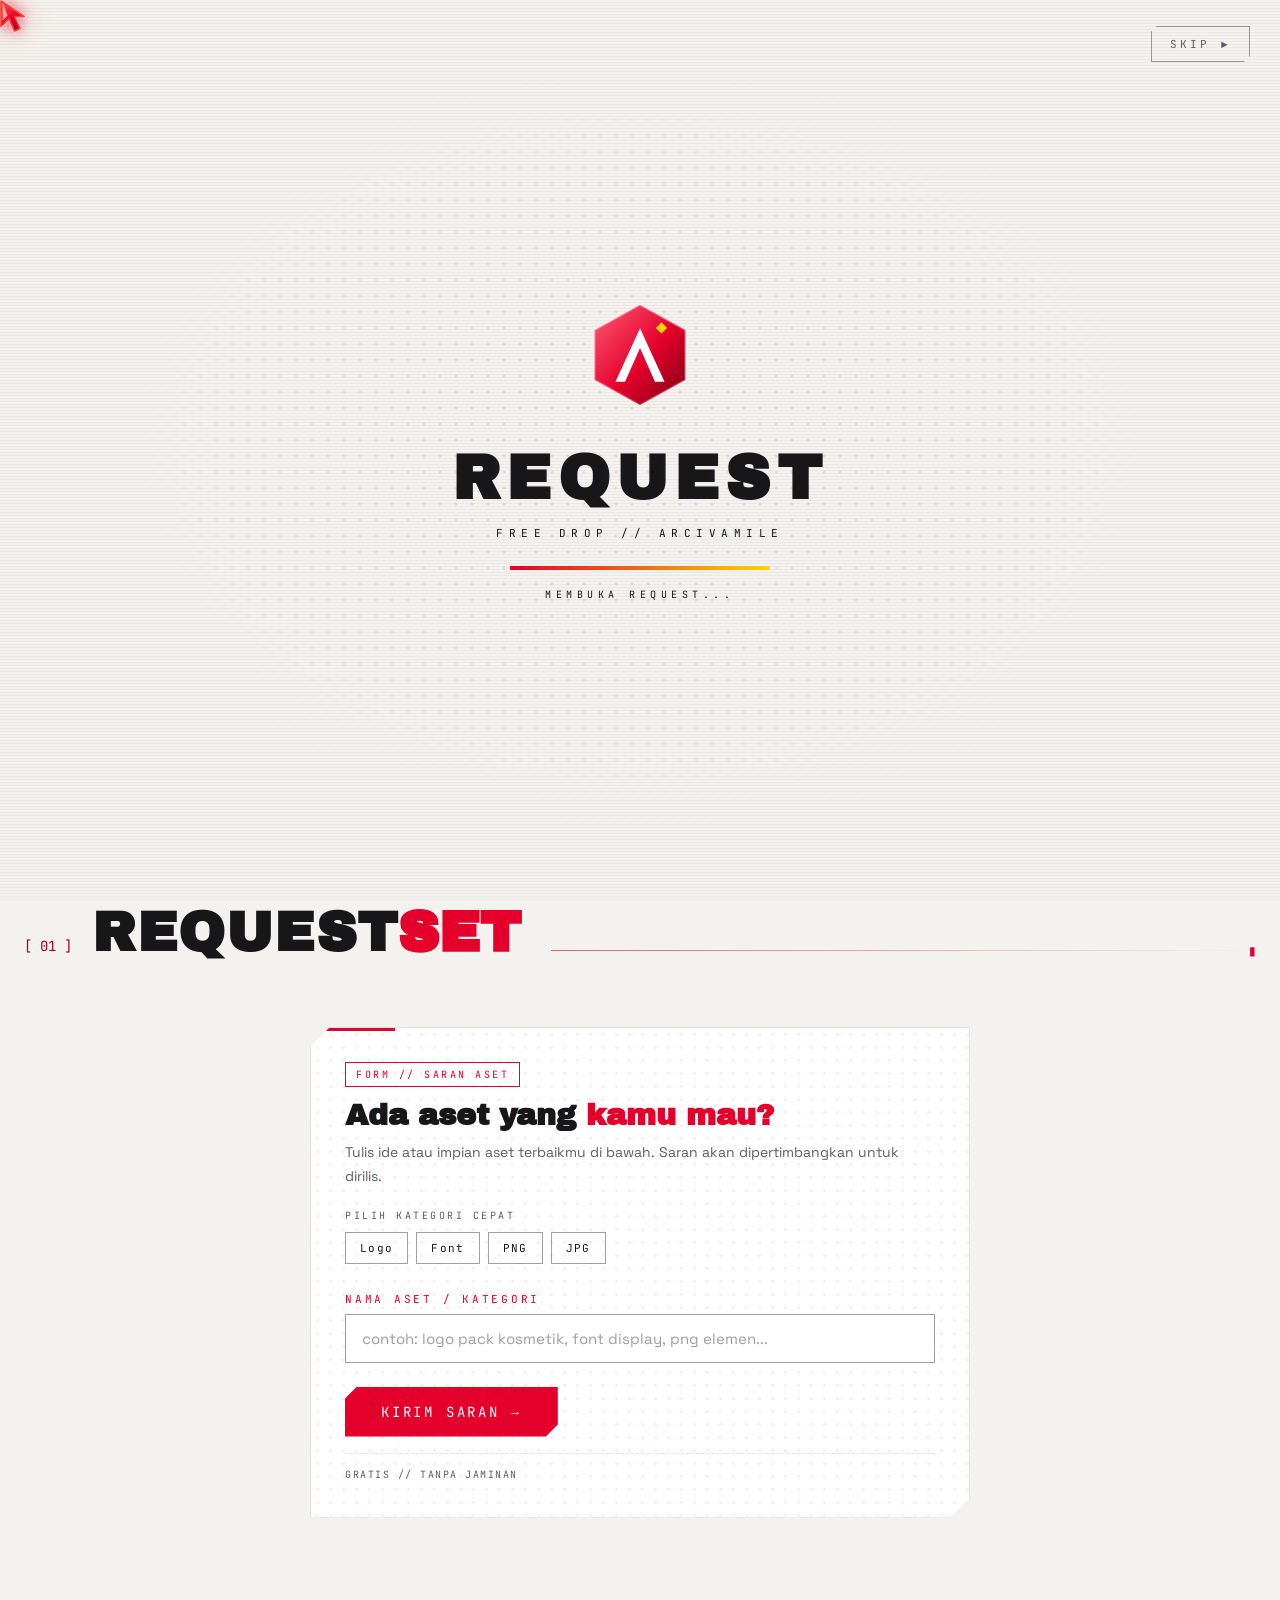
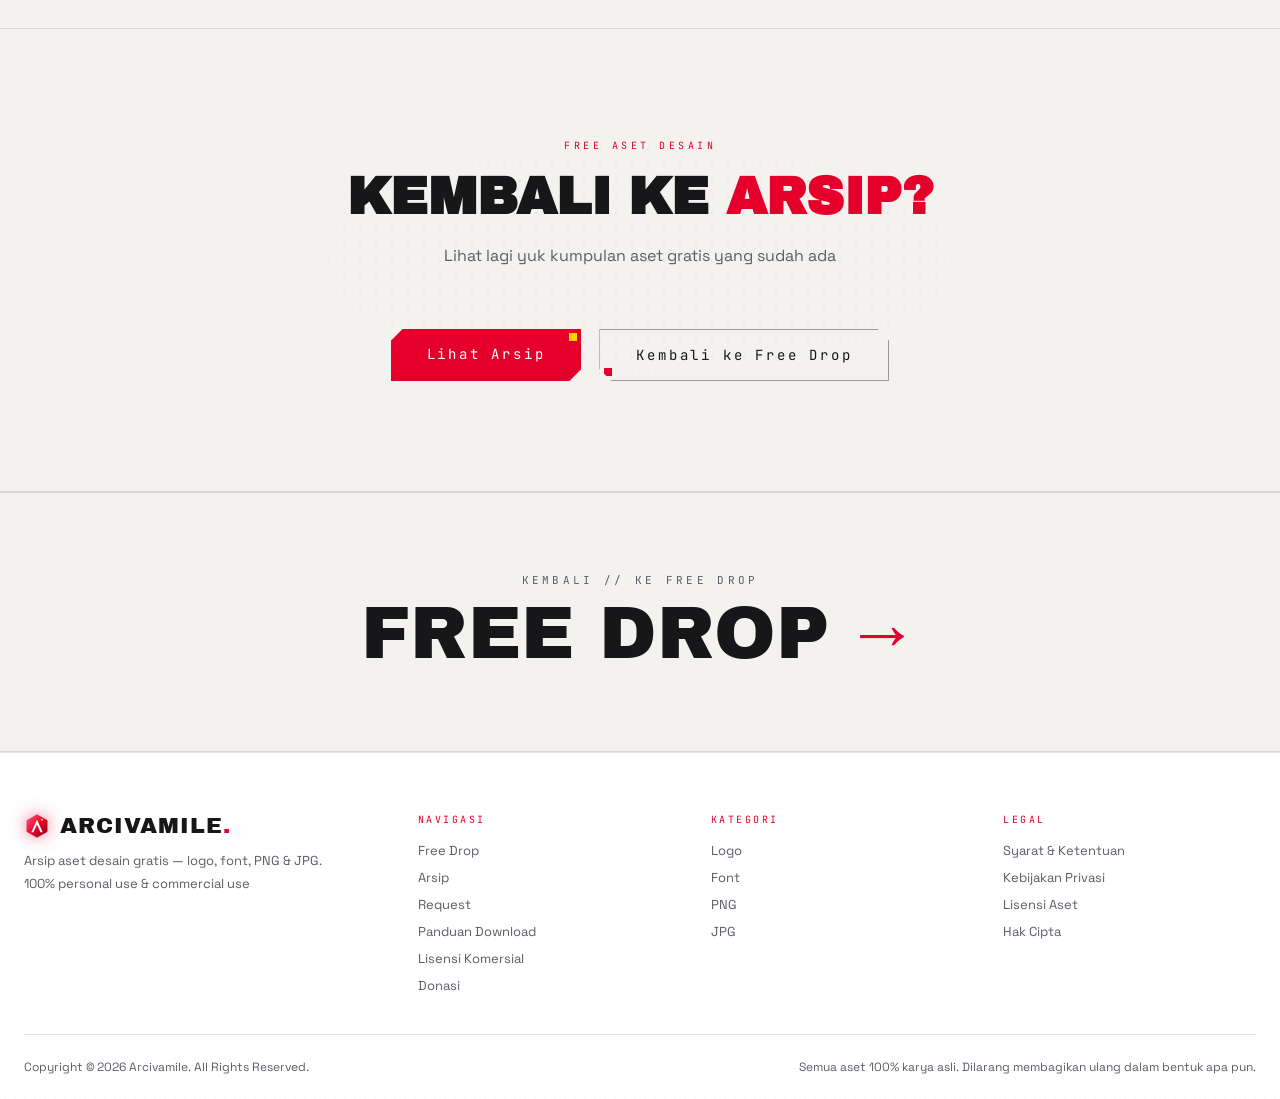
<file: request.html>
<!doctype html>
<html lang="id" data-theme="light">
  <head>
    <meta charset="UTF-8" />
    <meta name="viewport" content="width=device-width, initial-scale=1.0" />
    <meta name="theme-color" content="#e4002b" />
    <!-- ===== GA4 ANALYTICS ===== -->
    <script
      async
      src="https://www.googletagmanager.com/gtag/js?id=G-QKJG3S0D83"
    ></script>
    <script>
      window.dataLayer = window.dataLayer || [];
      function gtag() {
        dataLayer.push(arguments);
      }
      gtag("js", new Date());
      window.addEventListener("load", function () {
        gtag("config", "G-QKJG3S0D83");
      });
    </script>
    <link rel="icon" type="image/x-icon" href="favicon/favicon.ico" />
    <link
      rel="icon"
      type="image/png"
      sizes="32x32"
      href="favicon/favicon-32x32.png"
    />
    <link
      rel="icon"
      type="image/png"
      sizes="16x16"
      href="favicon/favicon-16x16.png"
    />
    <link
      rel="apple-touch-icon"
      sizes="180x180"
      href="favicon/apple-touch-icon.png"
    />
    <link rel="manifest" href="favicon/site.webmanifest" />
    <link
      rel="preload"
      href="fonts/archivo-black.woff2"
      as="font"
      type="font/woff2"
      crossorigin
    />
    <link
      rel="preload"
      href="fonts/space-grotesk-400.woff2"
      as="font"
      type="font/woff2"
      crossorigin
    />
    <link
      rel="preload"
      href="fonts/space-grotesk-700.woff2"
      as="font"
      type="font/woff2"
      crossorigin
    />
    <link
      rel="preload"
      href="fonts/jetbrains-mono-400.woff2"
      as="font"
      type="font/woff2"
      crossorigin
    />
    <link
      rel="preload"
      href="fonts/jetbrains-mono-700.woff2"
      as="font"
      type="font/woff2"
      crossorigin
    />
    <title>Request Aset 2026: Logo, Font, PNG Transparan, JPG HD Gratis | Arcivamile</title>
    <meta
      name="description"
      content="Aset yang kamu cari belum ada di arsip Arcivamile? Request logo UMKM, font aesthetic, PNG transparan atau background JPG HD 2026, termasuk gaya retro Y2K, 3D dan kolase scrapbook. Gratis, ikut tentukan rilis berikutnya."
    />
    <meta
      name="keywords"
      content="request aset desain gratis, request logo gratis, request font aesthetic, PNG transparan, background HD, retro Y2K, desain 3D, arcivamile"
    />
    <meta name="author" content="Arcivamile" />
    <meta name="geo.region" content="ID" />
    <meta name="robots" content="index, follow, max-image-preview:large" />
    <link rel="canonical" href="https://arcivamile.my.id/request" />
    <meta property="og:type" content="website" />
    <meta property="og:locale" content="id_ID" />
    <meta property="og:site_name" content="ARCIVAMILE" />
    <meta property="og:title" content="Request Aset 2026: Logo, Font, PNG Transparan, JPG HD Gratis | Arcivamile" />
    <meta
      property="og:description"
      content="Request logo UMKM, font aesthetic, PNG transparan atau background JPG HD. Gratis, ikut tentukan rilis 2026 berikutnya."
    />
    <meta
      property="og:image"
      content="https://arcivamile.my.id/img/ogdata.png"
    />
    <meta property="og:image:type" content="image/png" />
    <meta property="og:image:width" content="1362" />
    <meta property="og:image:height" content="639" />
    <meta property="og:url" content="https://arcivamile.my.id/request" />
    <meta name="twitter:card" content="summary_large_image" />
    <meta name="twitter:title" content="Request Aset 2026: Logo, Font, PNG Transparan, JPG HD Gratis | Arcivamile" />
    <meta
      name="twitter:description"
      content="Request logo UMKM, font aesthetic, PNG transparan atau background JPG HD. Gratis, ikut tentukan rilis berikutnya."
    />
    <meta
      name="twitter:image"
      content="https://arcivamile.my.id/img/ogdata.png"
    />
    <script type="application/ld+json">
      {
        "@context": "https://schema.org",
        "@graph": [
          {
            "@type": "WebSite",
            "@id": "https://arcivamile.my.id/#website",
            "name": "ARCIVAMILE",
            "url": "https://arcivamile.my.id/",
            "inLanguage": "id-ID"
          },
          {
            "@type": "BreadcrumbList",
            "@id": "https://arcivamile.my.id/request#breadcrumb",
            "itemListElement": [
              {
                "@type": "ListItem",
                "position": 1,
                "name": "Free Drop",
                "item": "https://arcivamile.my.id/freedrop"
              },
              {
                "@type": "ListItem",
                "position": 2,
                "name": "Request Aset",
                "item": "https://arcivamile.my.id/request"
              }
            ]
          }
        ]
      }
    </script>
    <script>
      (function () {
        var t = localStorage.getItem("zzz-theme");
        document.documentElement.setAttribute(
          "data-theme",
          t === "dark" ? "dark" : "light",
        );
      })();
    </script>
    <link rel="stylesheet" href="css/style.css" />
    <link rel="stylesheet" href="css/freebies.css" />
  </head>
  <body>
    <!-- ===== INTRO ===== -->
    <div class="intro" id="intro">
      <div class="intro-noise"></div>
      <div class="intro-halftone"></div>
      <button class="intro-skip" id="introSkip">SKIP &#9658;</button>
      <div class="intro-center">
        <div class="intro-logo" id="introLogo">
          <svg class="logo-svg" viewBox="0 0 48 48" aria-hidden="true">
            <defs>
              <linearGradient id="lgIntro" x1="0" y1="0" x2="1" y2="1">
                <stop offset="0" stop-color="#ff5a75" />
                <stop offset="0.55" stop-color="#e4002b" />
                <stop offset="1" stop-color="#7a0013" />
              </linearGradient>
            </defs>
            <path
              d="M24 2.5 L43.5 13.3 V34.7 L24 45.5 L4.5 34.7 V13.3 Z"
              fill="url(#lgIntro)"
            />
            <path
              d="M24 2.5 L43.5 13.3 V34.7 L24 45.5 L4.5 34.7 V13.3 Z"
              fill="none"
              stroke="rgba(255,255,255,.28)"
              stroke-width="1"
            />
            <path
              d="M24 12.5 L34.5 35.5 H30.4 L24 21 L17.6 35.5 H13.5 Z"
              fill="#fff"
            />
            <path
              d="M33.2 10 L35.6 12.4 L33.2 14.8 L30.8 12.4 Z"
              fill="#ffd400"
            />
          </svg>
        </div>
        <h1 class="intro-name" id="introName">REQUEST</h1>
        <p class="intro-sub">FREE DROP // ARCIVAMILE</p>
        <div class="intro-bar"><i></i></div>
        <p class="intro-loading">
          MEMBUKA REQUEST<span class="load-dots">...</span>
        </p>
      </div>
    </div>

    <!-- ===== THEME FLASH ===== -->
    <div class="theme-flash" id="themeFlash"></div>

    <!-- ===== SCROLL PROGRESS ===== -->
    <div class="scroll-progress"><i id="scrollBar"></i></div>

    <!-- ===== NAVBAR ===== -->
    <header class="navbar" id="navbar">
      <div class="navbar-inner">
        <span class="nav-corner nc-tl"></span>
        <span class="nav-corner nc-tr"></span>
        <span class="nav-corner nc-bl"></span>
        <span class="nav-corner nc-br"></span>

        <a href="freedrop" class="logo" data-logo>
          <span class="logo-box">
            <svg class="logo-svg" viewBox="0 0 48 48" aria-hidden="true">
              <defs>
                <linearGradient id="lgNav" x1="0" y1="0" x2="1" y2="1">
                  <stop offset="0" stop-color="#ff5a75" />
                  <stop offset="0.55" stop-color="#e4002b" />
                  <stop offset="1" stop-color="#7a0013" />
                </linearGradient>
              </defs>
              <path
                d="M24 2.5 L43.5 13.3 V34.7 L24 45.5 L4.5 34.7 V13.3 Z"
                fill="url(#lgNav)"
              />
              <path
                d="M24 2.5 L43.5 13.3 V34.7 L24 45.5 L4.5 34.7 V13.3 Z"
                fill="none"
                stroke="rgba(255,255,255,.28)"
                stroke-width="1"
              />
              <path
                d="M24 12.5 L34.5 35.5 H30.4 L24 21 L17.6 35.5 H13.5 Z"
                fill="#fff"
              />
              <path
                d="M33.2 10 L35.6 12.4 L33.2 14.8 L30.8 12.4 Z"
                fill="#ffd400"
              />
            </svg>
          </span>
          <span class="logo-text"
            >ARCIVAMILE<span class="logo-dot">.</span></span
          >
        </a>
        <span class="nav-tag"><i></i><b>FREE DROP</b> // 2026</span>
        <span class="nav-stripe" aria-hidden="true"></span>

        <nav class="nav-links" id="navLinks">
          <a href="freedrop" class="nav-link" data-num="01"
            ><span class="nav-txt">Free Drop</span></a
          >
          <a href="arsip" class="nav-link" data-num="02"
            ><span class="nav-txt">Arsip</span></a
          >
          <a href="request" class="nav-link active" data-num="03"
            ><span class="nav-txt">Request</span></a
          >
          <span class="nav-indicator" id="navIndicator"></span>
        </nav>

        <div class="navbar-right">
          <button
            class="theme-toggle"
            id="themeToggle"
            aria-label="Ganti tema cahaya"
          >
            <span class="tt-sun">&#9728;</span>
            <span class="tt-knob"></span>
            <span class="tt-moon">&#9788;</span>
          </button>
          <a href="arsip" class="nav-cta"
            >Unduh Aset<span class="cta-corners"></span
          ></a>
        </div>

        <button class="burger" id="burger" aria-label="Menu">
          <span></span><span></span><span></span>
        </button>
      </div>
    </header>

    <main>
      <!-- ===== MOBILE MENU ===== -->
      <div class="mobile-menu" id="mobileMenu">
        <div class="mobile-menu-bg" id="mobileMenuBg"></div>
        <nav class="mobile-menu-links">
          <a href="freedrop" data-num="01">Free Drop</a>
          <a href="arsip" data-num="02">Arsip</a>
          <a href="request" data-num="03" class="active">Request</a>
        </nav>
        <div class="mobile-menu-foot">
          <span>LINK AKTIF // REQUEST</span>
          <span class="mm-static"
            >&#9612;&#9612;&#9612;&#9612;&#9612;&#9612;&#9612;</span
          >
        </div>
      </div>

      <!-- ===== HERO REQUEST ===== -->
      <section class="fd-hero" id="top">
        <div class="hero-halftone"></div>
        <div class="fd-grid-bg" aria-hidden="true"></div>
        <svg class="fd-reticle" viewBox="0 0 100 100" aria-hidden="true">
          <g fill="none" stroke="rgba(255,255,255,.22)" stroke-width="1.2">
            <circle cx="50" cy="50" r="20" />
            <circle
              cx="50"
              cy="50"
              r="42"
              stroke-dasharray="3 7"
              opacity=".4"
            />
            <line x1="50" y1="18" x2="50" y2="30" />
            <line x1="50" y1="70" x2="50" y2="82" />
            <line x1="18" y1="50" x2="30" y2="50" />
            <line x1="70" y1="50" x2="82" y2="50" />
          </g>
        </svg>
        <div class="fd-vert vert-l">REQUEST ASET // FREE</div>
        <div class="fd-vert vert-r">KIRIM / ARCIVAMILE</div>

        <div class="fd-hero-inner">
          <div class="hero-brackets" aria-hidden="true">
            <i class="br-tl"></i><i class="br-tr"></i><i class="br-bl"></i
            ><i class="br-br"></i>
          </div>
          <p class="hero-kicker reveal">// FREE DROP — PERMINTAAN ASET</p>
          <h1 class="fd-title">
            <span class="line line-1">
              <span class="glitch" data-text="REQUEST">REQUEST</span>
            </span>
            <span class="line line-2">
              <span class="glitch" data-text="ASET.">ASET.</span>
            </span>
          </h1>
          <p class="fd-answer reveal">
            Halaman ini adalah tempat <b>request aset desain gratis</b> di
            Arcivamile. Aset yang kamu cari — logo, font, PNG, atau JPG — belum
            ada di arsip? Kirim saran singkat di bawah, dan saranmu akan
            dipertimbangkan untuk rilis berikutnya.
          </p>
        </div>

        <div class="fd-tape" aria-hidden="true"></div>
        <div class="hero-fade" aria-hidden="true"></div>
      </section>

      <!-- ===== REQUEST ASET ===== -->
      <section class="section fd-section" id="request">
        <div class="section-head reveal">
          <span class="sec-num">[ 01 ]</span>
          <h2 class="sec-title">
            REQUEST<span class="sec-title-accent">SET</span>
          </h2>
          <div class="sec-line"></div>
        </div>

        <div class="fd-req-grid">
          <div class="fd-req-form reveal">
            <span class="fd-req-tag">FORM // SARAN ASET</span>
            <h3>Ada aset yang <span class="hl">kamu mau?</span></h3>
            <p>
              Tulis ide atau impian aset terbaikmu di bawah. Saran akan
              dipertimbangkan untuk dirilis.
            </p>

            <span class="fd-req-sub">PILIH KATEGORI CEPAT</span>
            <div class="fd-req-chips">
              <button
                type="button"
                class="fd-req-chip"
                data-val="Aku mau logo (..)"
              >
                Logo
              </button>
              <button
                type="button"
                class="fd-req-chip"
                data-val="Aku mau font yang menarik"
              >
                Font
              </button>
              <button
                type="button"
                class="fd-req-chip"
                data-val="Butuh PNG Pohon yang HD"
              >
                PNG
              </button>
              <button
                type="button"
                class="fd-req-chip"
                data-val="Butuh gambar yang HD"
              >
                JPG
              </button>
            </div>

            <form id="reqForm" class="contact-form">
              <label for="reqInput">NAMA ASET / KATEGORI</label>
              <input
                type="text"
                id="reqInput"
                placeholder="contoh: logo pack kosmetik, font display, png elemen..."
                required
              />
              <button type="submit" class="form-btn" id="reqBtn">
                KIRIM SARAN &#8594;
              </button>
            </form>
            <p class="fd-req-note">GRATIS // TANPA JAMINAN</p>
            <div class="fd-req-ok" id="reqOk">
              <span class="fd-req-check">
                <svg viewBox="0 0 52 52" aria-hidden="true">
                  <circle class="fd-ck-circle" cx="26" cy="26" r="24" />
                  <path class="fd-ck-mark" d="M14.5 27 L23 35.5 L38 17.5" />
                </svg>
              </span>
              <h4>SARAN MASUK DAFTAR RILIS!</h4>
              <p>
                Terima kasih — saranmu dipertimbangkan untuk rilis berikutnya.
              </p>
              <span class="fd-req-shine" aria-hidden="true"></span>
            </div>
          </div>
        </div>
      </section>

      <!-- ===== CTA ===== -->
      <section class="fd-cta">
        <div class="hero-halftone"></div>
        <div class="fd-cta-inner reveal">
          <span class="cp-label">FREE ASET DESAIN</span>
          <h2 class="fd-cta-title">
            KEMBALI KE <span class="hl">ARSIP?</span>
          </h2>
          <p>Lihat lagi yuk kumpulan aset gratis yang sudah ada</p>
          <div class="hero-cta">
            <a href="arsip" class="btn btn-red">Lihat Arsip<span></span></a>
            <a href="freedrop" class="btn btn-ghost"
              >Kembali ke Free Drop<span></span
            ></a>
          </div>
        </div>
      </section>

      <!-- ===== LANJUT KE FREE DROP ===== -->
      <section class="fd-next">
        <a href="freedrop" class="fd-next-link">
          <span class="fd-next-label">KEMBALI // KE FREE DROP</span>
          <span class="fd-next-title"
            >FREE DROP<span class="fd-next-arrow">&#8594;</span></span
          >
        </a>
      </section>

      <!-- ===== FOOTER ===== -->
    </main>
    <footer class="footer">
      <div class="footer-noise"></div>
      <div class="footer-top">
        <div class="footer-brand">
          <div class="footer-logo-row">
            <span class="footer-logo">
              <svg class="logo-svg" viewBox="0 0 48 48" aria-hidden="true">
                <defs>
                  <linearGradient id="lgFoot" x1="0" y1="0" x2="1" y2="1">
                    <stop offset="0" stop-color="#ff5a75" />
                    <stop offset="0.55" stop-color="#e4002b" />
                    <stop offset="1" stop-color="#7a0013" />
                  </linearGradient>
                </defs>
                <path
                  d="M24 2.5 L43.5 13.3 V34.7 L24 45.5 L4.5 34.7 V13.3 Z"
                  fill="url(#lgFoot)"
                />
                <path
                  d="M24 2.5 L43.5 13.3 V34.7 L24 45.5 L4.5 34.7 V13.3 Z"
                  fill="none"
                  stroke="rgba(255,255,255,.28)"
                  stroke-width="1"
                />
                <path
                  d="M24 12.5 L34.5 35.5 H30.4 L24 21 L17.6 35.5 H13.5 Z"
                  fill="#fff"
                />
                <path
                  d="M33.2 10 L35.6 12.4 L33.2 14.8 L30.8 12.4 Z"
                  fill="#ffd400"
                />
              </svg>
            </span>
            <span class="footer-name"
              >ARCIVAMILE<span class="logo-dot">.</span></span
            >
          </div>
          <p>
            Arsip aset desain gratis — logo, font, PNG &amp; JPG. 100% personal
            use & commercial use
          </p>
        </div>
        <div class="footer-col">
          <span class="footer-col-title">NAVIGASI</span>
          <a href="freedrop">Free Drop</a>
          <a href="arsip">Arsip</a>
          <a href="request">Request</a>
          <a href="artikel/cara-download-aset-gratis">Panduan Download</a>
          <a href="artikel/aset-gratis-untuk-komersial">Lisensi Komersial</a>
          <a href="freedrop#donasi">Donasi</a>
        </div>
        <div class="footer-col">
          <span class="footer-col-title">KATEGORI</span>
          <a href="arsip">Logo</a>
          <a href="arsip">Font</a>
          <a href="arsip">PNG</a>
          <a href="arsip">JPG</a>
        </div>
        <div class="footer-col">
          <span class="footer-col-title">LEGAL</span>
          <a href="#" data-legal="terms">Syarat &amp; Ketentuan</a>
          <a href="#" data-legal="privacy">Kebijakan Privasi</a>
          <a href="#" data-legal="license">Lisensi Aset</a>
          <a href="#" data-legal="copyright">Hak Cipta</a>
        </div>
      </div>
      <div class="footer-bottom">
        <p>Copyright &copy; 2026 Arcivamile. All Rights Reserved.</p>
        <p class="footer-tip">
          Semua aset 100% karya asli. Dilarang membagikan ulang dalam bentuk apa
          pun.
        </p>
      </div>
    </footer>

    <!-- cursor -->
    <div class="cursor" id="cursor" aria-hidden="true">
      <svg
        viewBox="0 0 32 32"
        fill="none"
        xmlns="http://www.w3.org/2000/svg"
        aria-hidden="true"
      >
        <defs>
          <linearGradient
            id="curGrad"
            x1="1"
            y1="1"
            x2="24"
            y2="31"
            gradientUnits="userSpaceOnUse"
          >
            <stop offset="0" stop-color="#ff5a4a" />
            <stop offset=".55" stop-color="#e4002b" />
            <stop offset="1" stop-color="#a3001f" />
          </linearGradient>
        </defs>
        <path
          class="cur-glow"
          d="M1 1 L1 26.5 L9 18.5 L14.5 31 L20 28.5 L14.5 16.5 L24 16.5 Z"
          fill="url(#curGrad)"
          stroke="#ff3b30"
          stroke-width="1.6"
          stroke-linejoin="round"
          stroke-linecap="round"
        />
        <path
          class="cur-tip"
          d="M2.6 2.6 L2.6 20.5 L7.6 15.5 Z"
          fill="#ffb3a7"
          opacity=".9"
        />
      </svg>
    </div>

    <!-- ===== POPUP LEGAL ===== -->
    <div class="fd-legal-modal" id="fdLegalModal">
      <div class="fd-legal-bg" id="fdLegalBg"></div>
      <div class="fd-legal-panel">
        <div class="fd-legal-head">
          <span class="fd-legal-cat" id="legalCat">LEGAL</span>
          <button class="fd-legal-close" id="legalClose" aria-label="Tutup">
            &#10005;
          </button>
        </div>
        <h3 id="legalTitle">Dokumen</h3>
        <div class="fd-legal-body" id="legalBody"></div>
        <p class="fd-legal-foot">Terakhir diperbarui: 2 Agustus 2026</p>
      </div>
    </div>

    <script src="js/freebies.js"></script>
  </body>
</html>
</file>
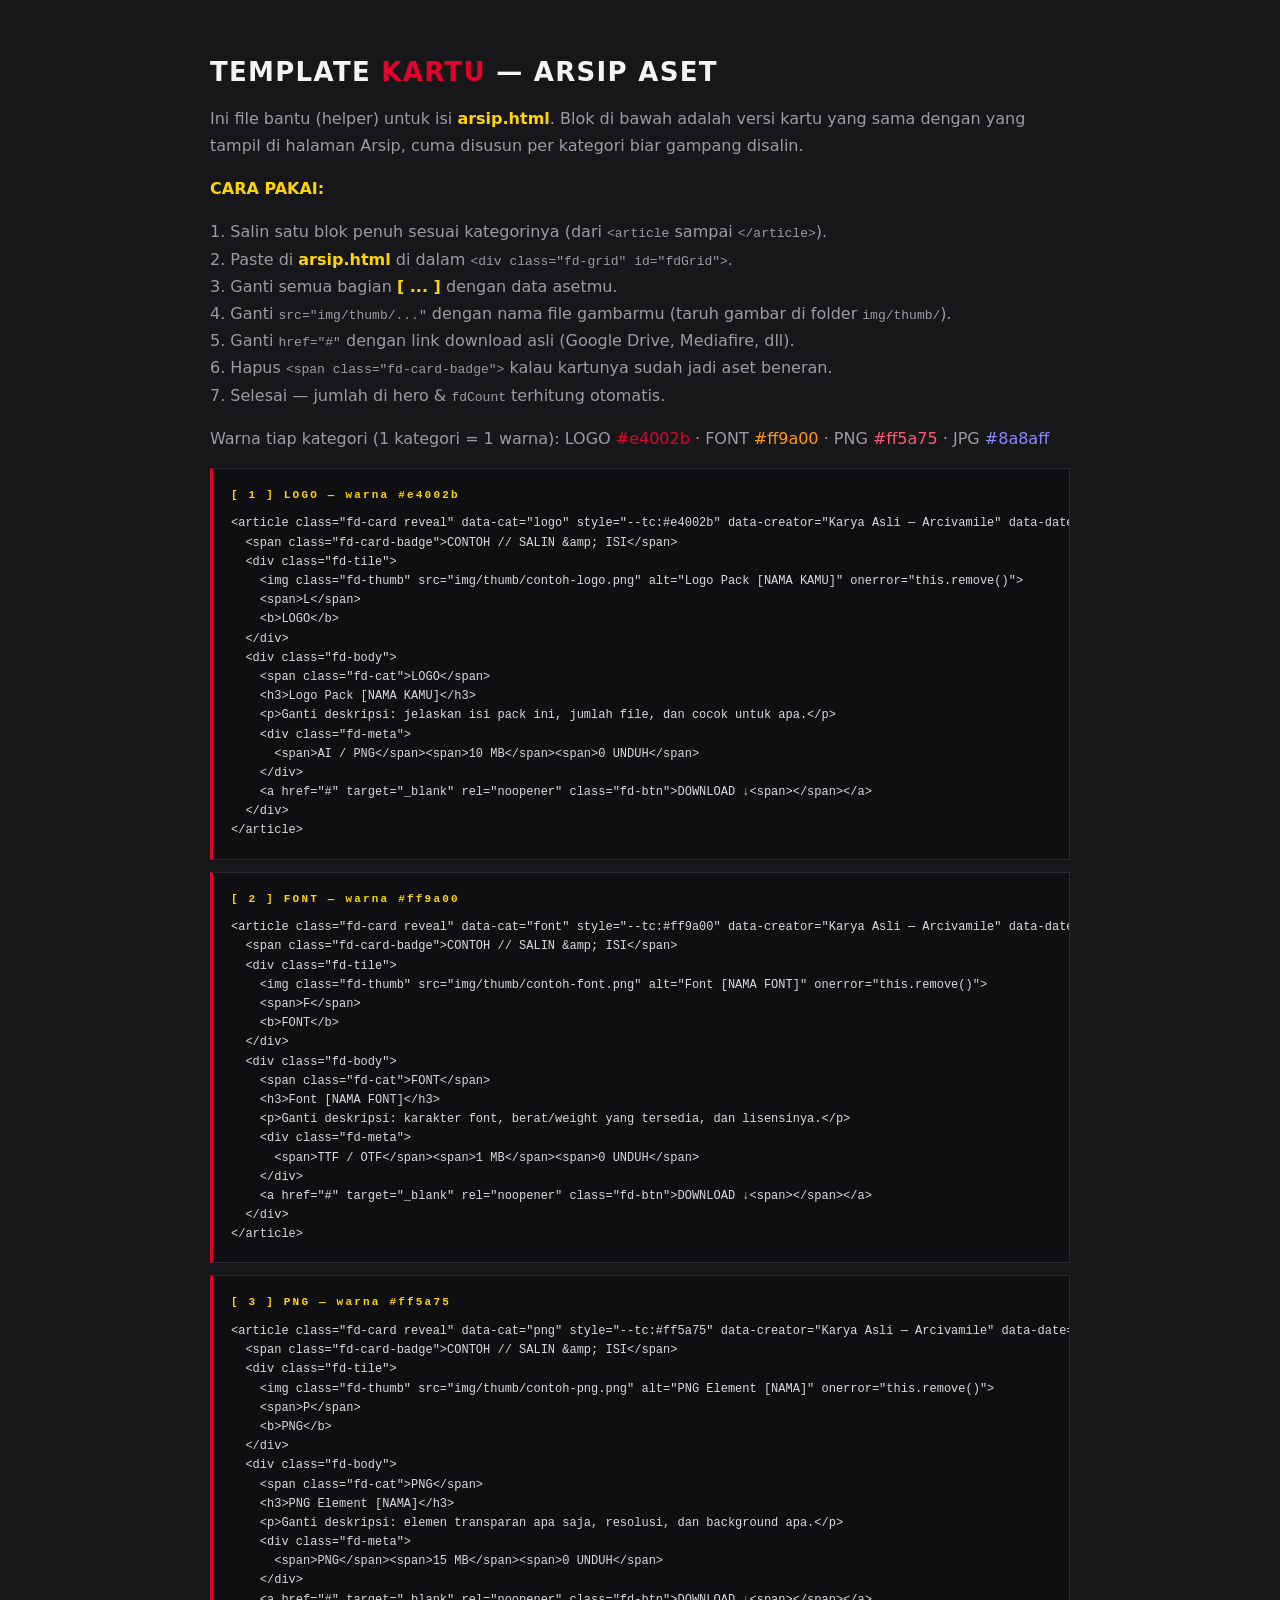
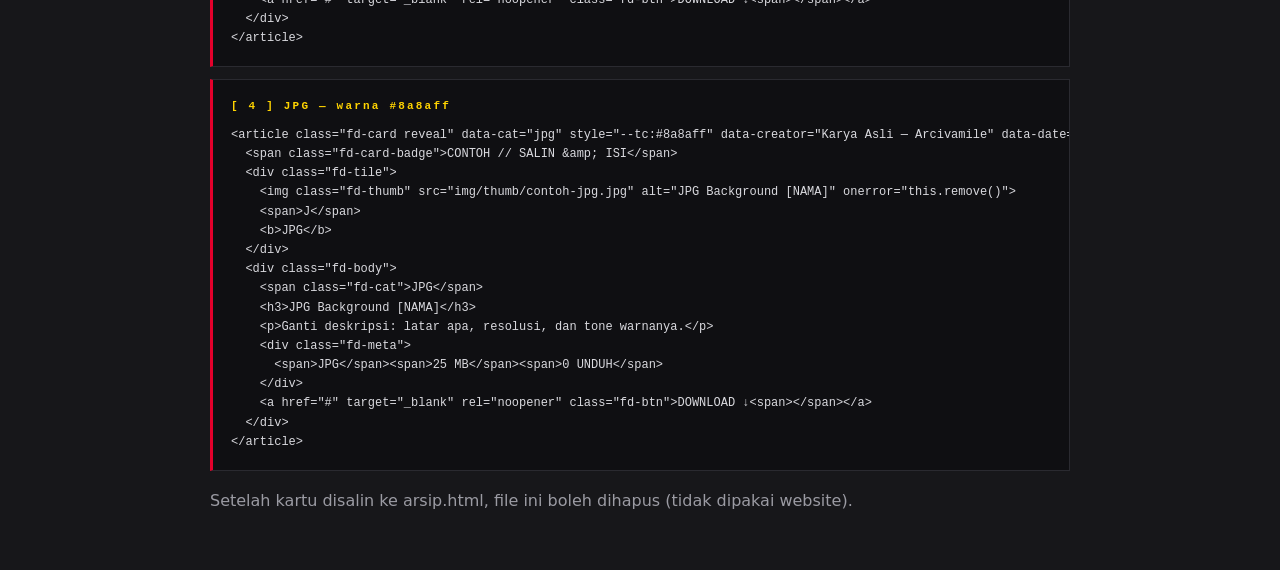
<file: template-kartu.html>
<!DOCTYPE html>
<html lang="id">
<head>
  <meta charset="UTF-8">
  <meta name="viewport" content="width=device-width, initial-scale=1.0">
  <link rel="icon" type="image/x-icon" href="favicon/favicon.ico">
  <link rel="icon" type="image/png" sizes="32x32" href="favicon/favicon-32x32.png">
  <link rel="icon" type="image/png" sizes="16x16" href="favicon/favicon-16x16.png">
  <link rel="apple-touch-icon" sizes="180x180" href="favicon/apple-touch-icon.png">
  <link rel="manifest" href="favicon/site.webmanifest">
  <title>TEMPLATE KARTU // ARCIVAMILE — Arsip Aset</title>
  <style>
    * { box-sizing: border-box; }
    body {
      background: #17171a;
      color: #f4f4f5;
      font-family: 'Segoe UI', system-ui, sans-serif;
      margin: 0;
      padding: 40px 20px;
      max-width: 900px;
      margin: 0 auto;
    }
    h1 { font-size: 26px; letter-spacing: .05em; }
    h1 span { color: #e4002b; }
    p { color: #9b9ba3; line-height: 1.7; }
    b { color: #ffd400; }
    pre {
      background: #0f0f12;
      border: 1px solid #2a2a30;
      border-left: 3px solid #e4002b;
      padding: 18px;
      overflow-x: auto;
      font-size: 12px;
      line-height: 1.6;
      color: #d9d9de;
      white-space: pre;
    }
    pre::before { content: attr(data-cat); display: block; font-weight: bold; color: #ffd400; margin-bottom: 10px; letter-spacing: .2em; font-size: 11px; }
    a { color: #e4002b; }
  </style>
</head>
<body>

<main>
<h1>TEMPLATE <span>KARTU</span> — ARSIP ASET</h1>
<p>Ini file bantu (helper) untuk isi <b>arsip.html</b>. Blok di bawah adalah versi kartu yang sama dengan yang tampil di halaman Arsip, cuma disusun per kategori biar gampang disalin.</p>
<p><b>CARA PAKAI:</b></p>
<p>1. Salin satu blok penuh sesuai kategorinya (dari <code>&lt;article</code> sampai <code>&lt;/article&gt;</code>).<br>
2. Paste di <b>arsip.html</b> di dalam <code>&lt;div class="fd-grid" id="fdGrid"&gt;</code>.<br>
3. Ganti semua bagian <b>[ ... ]</b> dengan data asetmu.<br>
4. Ganti <code>src="img/thumb/..."</code> dengan nama file gambarmu (taruh gambar di folder <code>img/thumb/</code>).<br>
5. Ganti <code>href="#"</code> dengan link download asli (Google Drive, Mediafire, dll).<br>
6. Hapus <code>&lt;span class="fd-card-badge"&gt;</code> kalau kartunya sudah jadi aset beneran.<br>
7. Selesai — jumlah di hero &amp; <code>fdCount</code> terhitung otomatis.</p>
<p>Warna tiap kategori (1 kategori = 1 warna): LOGO <span style="color:#e4002b">#e4002b</span> · FONT <span style="color:#ff9a00">#ff9a00</span> · PNG <span style="color:#ff5a75">#ff5a75</span> · JPG <span style="color:#8a8aff">#8a8aff</span></p>

<pre data-cat="[ 1 ] LOGO — warna #e4002b">&lt;article class="fd-card reveal" data-cat="logo" style="--tc:#e4002b" data-creator="Karya Asli — Arcivamile" data-date="1 Jan 2026" data-format="AI / PNG" data-size="10 MB" data-license="Free personal &amp;amp; commercial"&gt;
  &lt;span class="fd-card-badge"&gt;CONTOH // SALIN &amp;amp; ISI&lt;/span&gt;
  &lt;div class="fd-tile"&gt;
    &lt;img class="fd-thumb" src="img/thumb/contoh-logo.png" alt="Logo Pack [NAMA KAMU]" onerror="this.remove()"&gt;
    &lt;span&gt;L&lt;/span&gt;
    &lt;b&gt;LOGO&lt;/b&gt;
  &lt;/div&gt;
  &lt;div class="fd-body"&gt;
    &lt;span class="fd-cat"&gt;LOGO&lt;/span&gt;
    &lt;h3&gt;Logo Pack [NAMA KAMU]&lt;/h3&gt;
    &lt;p&gt;Ganti deskripsi: jelaskan isi pack ini, jumlah file, dan cocok untuk apa.&lt;/p&gt;
    &lt;div class="fd-meta"&gt;
      &lt;span&gt;AI / PNG&lt;/span&gt;&lt;span&gt;10 MB&lt;/span&gt;&lt;span&gt;0 UNDUH&lt;/span&gt;
    &lt;/div&gt;
    &lt;a href="#" target="_blank" rel="noopener" class="fd-btn"&gt;DOWNLOAD &#8595;&lt;span&gt;&lt;/span&gt;&lt;/a&gt;
  &lt;/div&gt;
&lt;/article&gt;</pre>

<pre data-cat="[ 2 ] FONT — warna #ff9a00">&lt;article class="fd-card reveal" data-cat="font" style="--tc:#ff9a00" data-creator="Karya Asli — Arcivamile" data-date="1 Jan 2026" data-format="TTF / OTF" data-size="1 MB" data-license="Free personal use"&gt;
  &lt;span class="fd-card-badge"&gt;CONTOH // SALIN &amp;amp; ISI&lt;/span&gt;
  &lt;div class="fd-tile"&gt;
    &lt;img class="fd-thumb" src="img/thumb/contoh-font.png" alt="Font [NAMA FONT]" onerror="this.remove()"&gt;
    &lt;span&gt;F&lt;/span&gt;
    &lt;b&gt;FONT&lt;/b&gt;
  &lt;/div&gt;
  &lt;div class="fd-body"&gt;
    &lt;span class="fd-cat"&gt;FONT&lt;/span&gt;
    &lt;h3&gt;Font [NAMA FONT]&lt;/h3&gt;
    &lt;p&gt;Ganti deskripsi: karakter font, berat/weight yang tersedia, dan lisensinya.&lt;/p&gt;
    &lt;div class="fd-meta"&gt;
      &lt;span&gt;TTF / OTF&lt;/span&gt;&lt;span&gt;1 MB&lt;/span&gt;&lt;span&gt;0 UNDUH&lt;/span&gt;
    &lt;/div&gt;
    &lt;a href="#" target="_blank" rel="noopener" class="fd-btn"&gt;DOWNLOAD &#8595;&lt;span&gt;&lt;/span&gt;&lt;/a&gt;
  &lt;/div&gt;
&lt;/article&gt;</pre>

<pre data-cat="[ 3 ] PNG — warna #ff5a75">&lt;article class="fd-card reveal" data-cat="png" style="--tc:#ff5a75" data-creator="Karya Asli — Arcivamile" data-date="1 Jan 2026" data-format="PNG" data-size="15 MB" data-license="Free personal &amp;amp; commercial"&gt;
  &lt;span class="fd-card-badge"&gt;CONTOH // SALIN &amp;amp; ISI&lt;/span&gt;
  &lt;div class="fd-tile"&gt;
    &lt;img class="fd-thumb" src="img/thumb/contoh-png.png" alt="PNG Element [NAMA]" onerror="this.remove()"&gt;
    &lt;span&gt;P&lt;/span&gt;
    &lt;b&gt;PNG&lt;/b&gt;
  &lt;/div&gt;
  &lt;div class="fd-body"&gt;
    &lt;span class="fd-cat"&gt;PNG&lt;/span&gt;
    &lt;h3&gt;PNG Element [NAMA]&lt;/h3&gt;
    &lt;p&gt;Ganti deskripsi: elemen transparan apa saja, resolusi, dan background apa.&lt;/p&gt;
    &lt;div class="fd-meta"&gt;
      &lt;span&gt;PNG&lt;/span&gt;&lt;span&gt;15 MB&lt;/span&gt;&lt;span&gt;0 UNDUH&lt;/span&gt;
    &lt;/div&gt;
    &lt;a href="#" target="_blank" rel="noopener" class="fd-btn"&gt;DOWNLOAD &#8595;&lt;span&gt;&lt;/span&gt;&lt;/a&gt;
  &lt;/div&gt;
&lt;/article&gt;</pre>

<pre data-cat="[ 4 ] JPG — warna #8a8aff">&lt;article class="fd-card reveal" data-cat="jpg" style="--tc:#8a8aff" data-creator="Karya Asli — Arcivamile" data-date="1 Jan 2026" data-format="JPG" data-size="25 MB" data-license="Free personal use"&gt;
  &lt;span class="fd-card-badge"&gt;CONTOH // SALIN &amp;amp; ISI&lt;/span&gt;
  &lt;div class="fd-tile"&gt;
    &lt;img class="fd-thumb" src="img/thumb/contoh-jpg.jpg" alt="JPG Background [NAMA]" onerror="this.remove()"&gt;
    &lt;span&gt;J&lt;/span&gt;
    &lt;b&gt;JPG&lt;/b&gt;
  &lt;/div&gt;
  &lt;div class="fd-body"&gt;
    &lt;span class="fd-cat"&gt;JPG&lt;/span&gt;
    &lt;h3&gt;JPG Background [NAMA]&lt;/h3&gt;
    &lt;p&gt;Ganti deskripsi: latar apa, resolusi, dan tone warnanya.&lt;/p&gt;
    &lt;div class="fd-meta"&gt;
      &lt;span&gt;JPG&lt;/span&gt;&lt;span&gt;25 MB&lt;/span&gt;&lt;span&gt;0 UNDUH&lt;/span&gt;
    &lt;/div&gt;
    &lt;a href="#" target="_blank" rel="noopener" class="fd-btn"&gt;DOWNLOAD &#8595;&lt;span&gt;&lt;/span&gt;&lt;/a&gt;
  &lt;/div&gt;
&lt;/article&gt;</pre>

<p>Setelah kartu disalin ke arsip.html, file ini boleh dihapus (tidak dipakai website).</p>
</main>
</body>
</html>
</file>
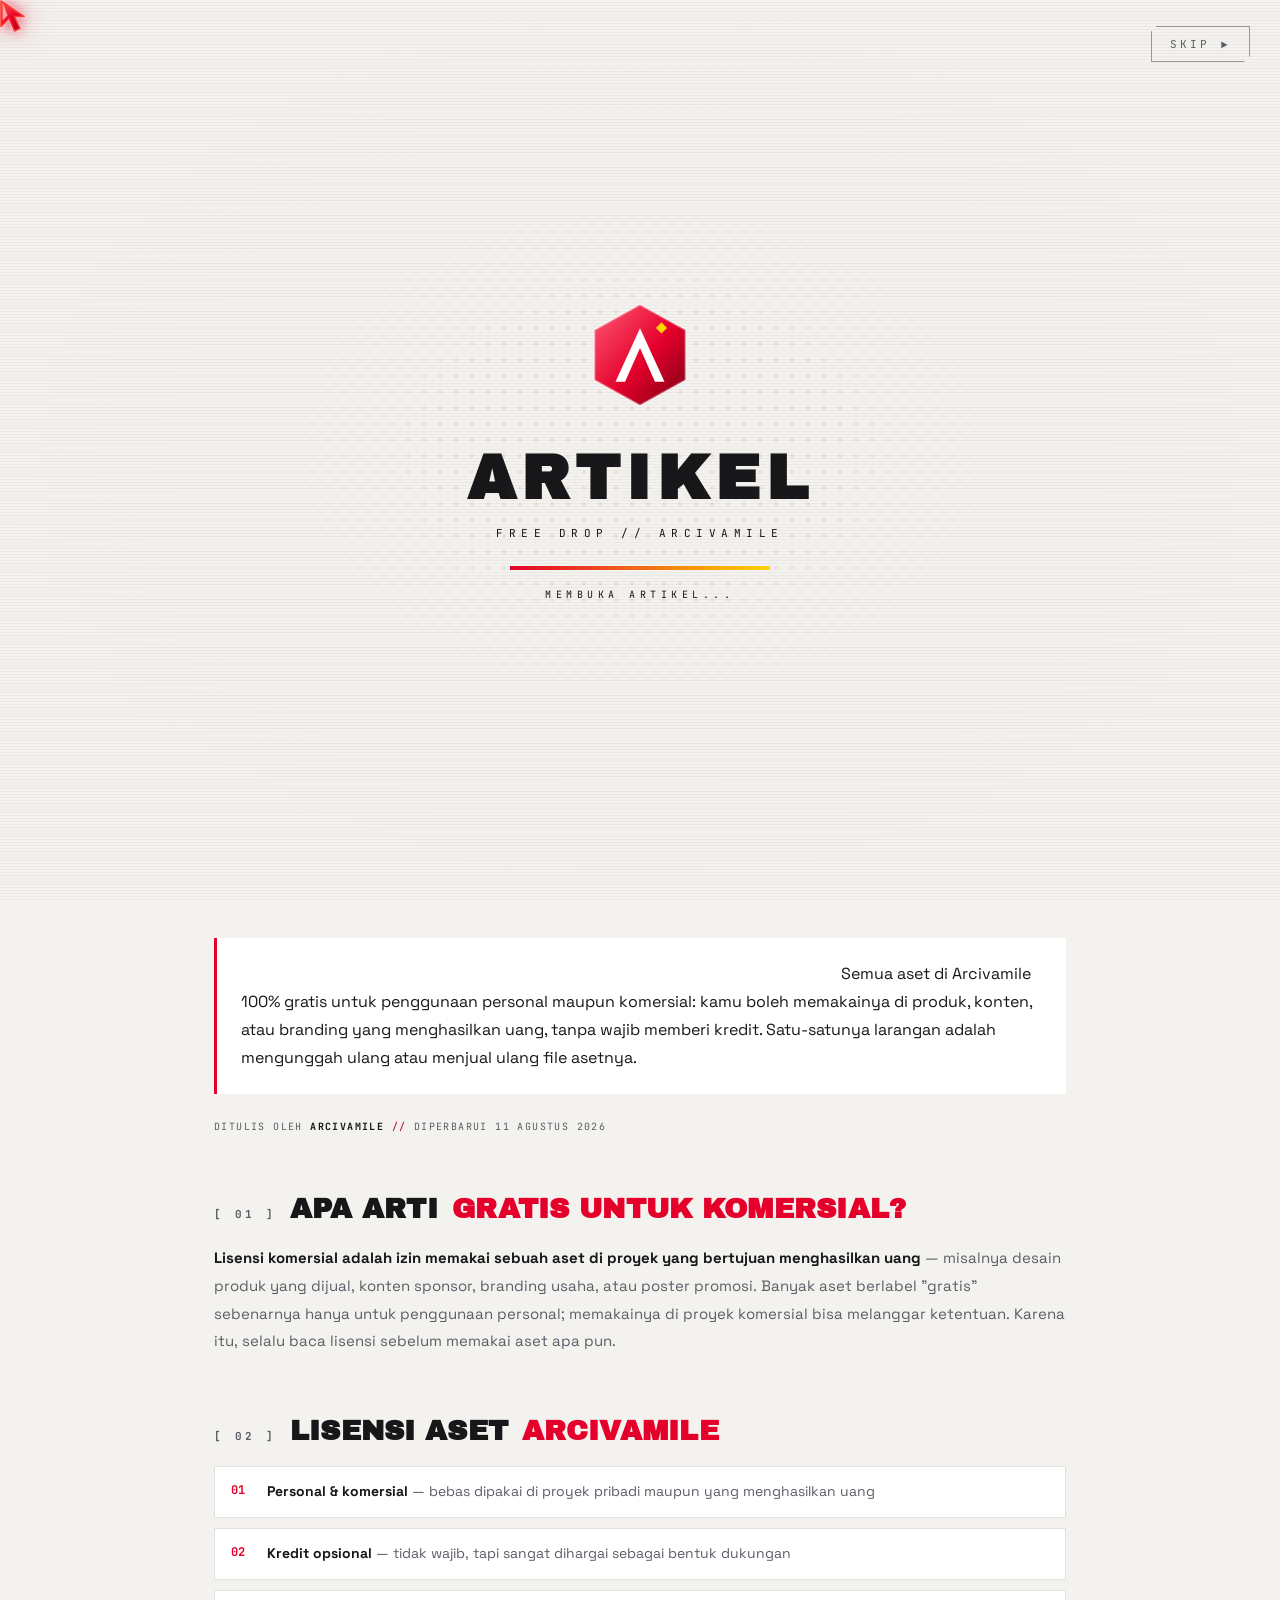
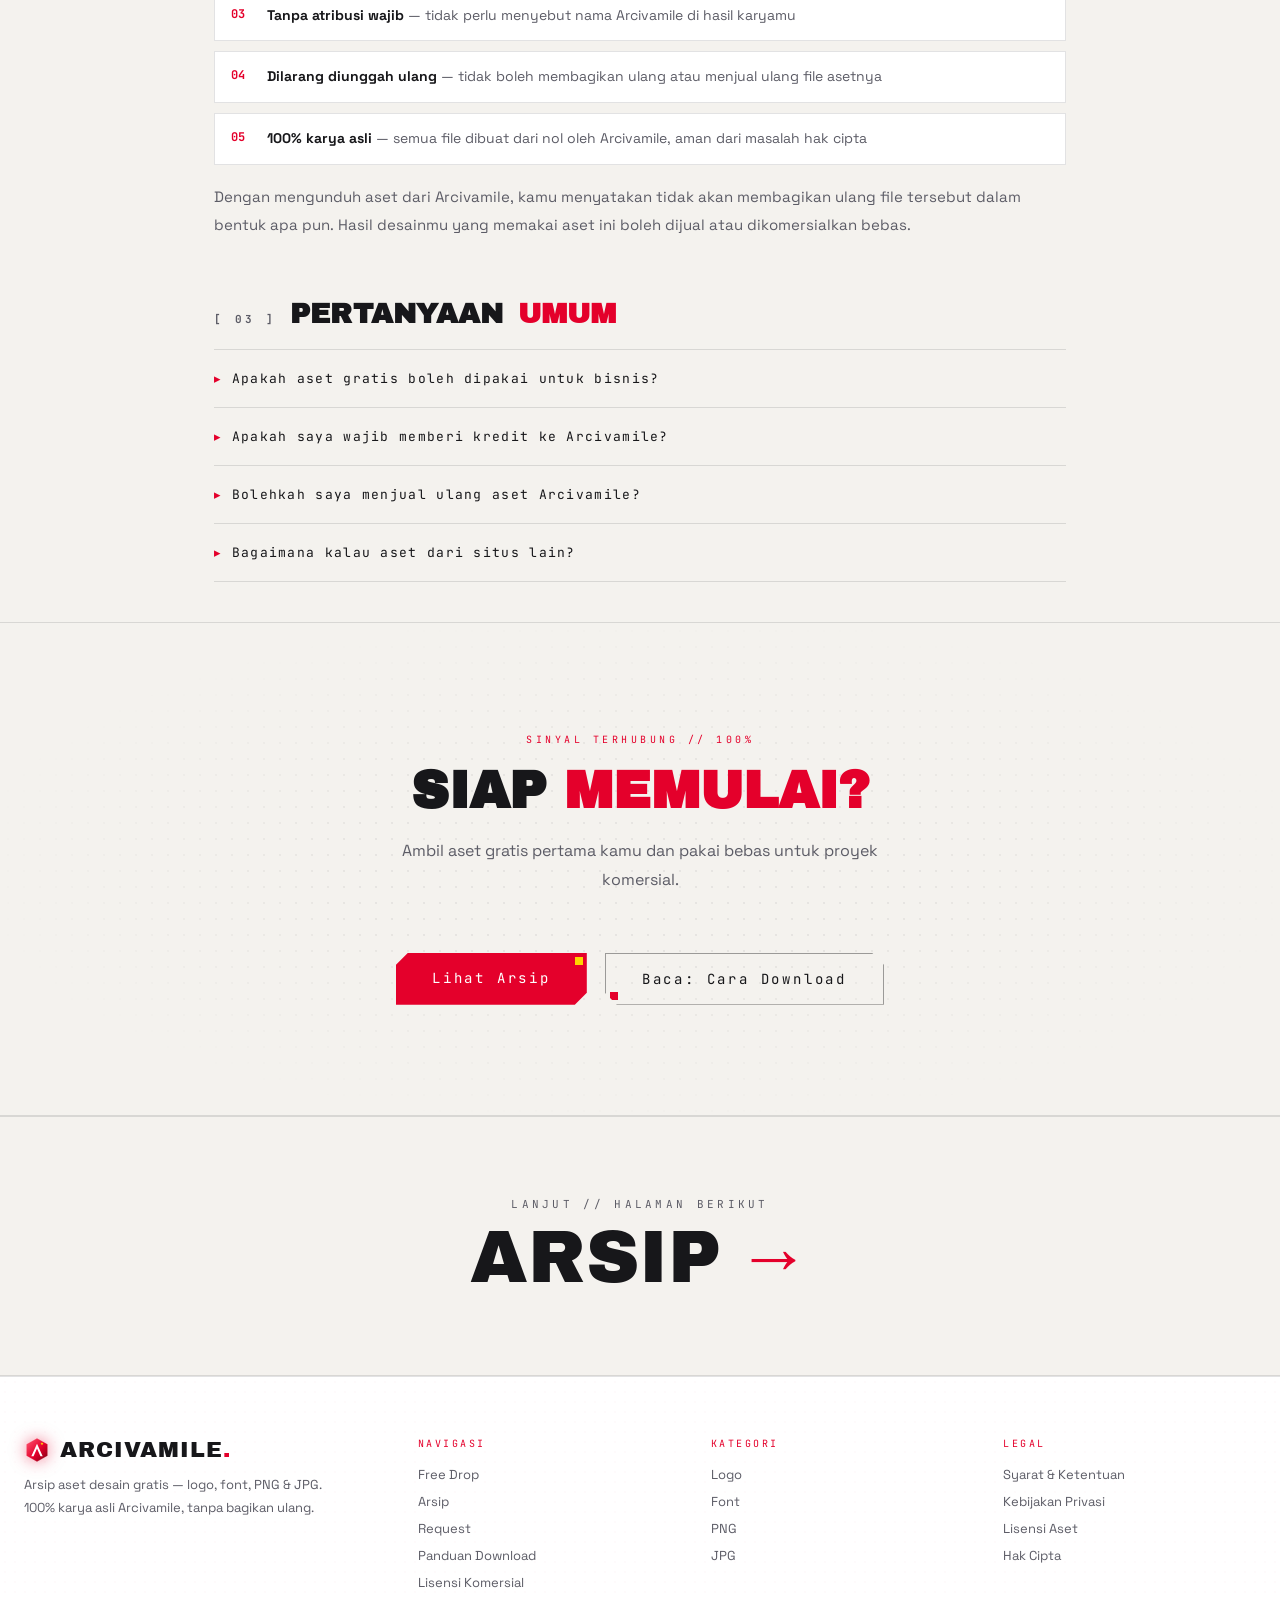
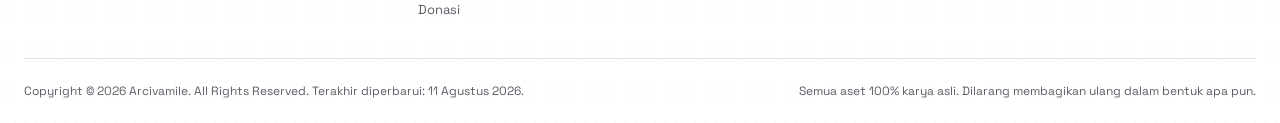
<file: artikel/aset-gratis-untuk-komersial.html>
﻿<!DOCTYPE html>
<html lang="id" data-theme="light">
<head>
  <meta charset="UTF-8">
  <meta name="viewport" content="width=device-width, initial-scale=1.0">
  <meta name="theme-color" content="#e4002b">
  <!-- ===== GA4 ANALYTICS ===== -->
  <script async src="https://www.googletagmanager.com/gtag/js?id=G-QKJG3S0D83"></script>
  <script>
    window.dataLayer = window.dataLayer || [];
    function gtag() { dataLayer.push(arguments); }
    gtag('js', new Date());
    window.addEventListener('load', function () { gtag('config', 'G-QKJG3S0D83'); });
  </script>
  <link rel="icon" type="image/x-icon" href="../favicon/favicon.ico">
  <link rel="icon" type="image/png" sizes="32x32" href="../favicon/favicon-32x32.png">
  <link rel="icon" type="image/png" sizes="16x16" href="../favicon/favicon-16x16.png">
  <link rel="apple-touch-icon" sizes="180x180" href="../favicon/apple-touch-icon.png">
  <link rel="manifest" href="../favicon/site.webmanifest">
  <link rel="preload" href="../fonts/archivo-black.woff2" as="font" type="font/woff2" crossorigin>
  <link rel="preload" href="../fonts/space-grotesk-400.woff2" as="font" type="font/woff2" crossorigin>
  <link rel="preload" href="../fonts/space-grotesk-700.woff2" as="font" type="font/woff2" crossorigin>
  <link rel="preload" href="../fonts/jetbrains-mono-400.woff2" as="font" type="font/woff2" crossorigin>
  <link rel="preload" href="../fonts/jetbrains-mono-700.woff2" as="font" type="font/woff2" crossorigin>
  <title>Lisensi Komersial Gratis 2026: Logo, Font, PNG, JPG Boleh Dipakai Usaha | Arcivamile</title>
  <meta name="description" content="Semua aset Arcivamile 100 persen karya asli dan bebas dipakai personal maupun komersial: logo UMKM, font aesthetic, PNG transparan dan JPG HD untuk kemasan, poster jualan dan konten 2026. Simak panduan lisensinya.">
  <meta name="keywords" content="aset gratis untuk komersial 2026, lisensi komersial gratis, logo UMKM gratis usaha, font aesthetic komersial, PNG transparan jualan, arcivamile">
  <meta name="author" content="Arcivamile">
  <meta name="geo.region" content="ID">
  <meta name="robots" content="index, follow, max-image-preview:large">
  <link rel="canonical" href="https://arcivamile.my.id/artikel/aset-gratis-untuk-komersial">
  <meta property="og:type" content="article">
  <meta property="og:locale" content="id_ID">
  <meta property="og:site_name" content="ARCIVAMILE">
  <meta property="og:title" content="Lisensi Komersial Gratis 2026: Logo, Font, PNG, JPG Boleh Dipakai Usaha | Arcivamile">
  <meta property="og:description" content="Logo UMKM, font aesthetic, PNG transparan dan JPG HD bebas dipakai jualan dan konten usaha. Panduan lisensi Arcivamile.">
  <meta property="og:image" content="https://arcivamile.my.id/img/ogdata.png">
  <meta property="og:image:type" content="image/png">
  <meta property="og:url" content="https://arcivamile.my.id/artikel/aset-gratis-untuk-komersial">
  <meta name="twitter:card" content="summary_large_image">
  <meta name="twitter:title" content="Lisensi Komersial Gratis 2026: Logo, Font, PNG, JPG Boleh Dipakai Usaha | Arcivamile">
  <meta name="twitter:description" content="Logo UMKM, font aesthetic, PNG transparan dan JPG HD bebas dipakai jualan dan konten usaha.">
  <meta name="twitter:image" content="https://arcivamile.my.id/img/ogdata.png">
  <script type="application/ld+json">
  {
    "@context": "https://schema.org",
    "@graph": [
      {
        "@type": "WebSite",
        "@id": "https://arcivamile.my.id/#website",
        "name": "ARCIVAMILE",
        "url": "https://arcivamile.my.id/",
        "inLanguage": "id-ID"
      },
      {
        "@type": "Organization",
        "@id": "https://arcivamile.my.id/#organization",
        "name": "ARCIVAMILE",
        "url": "https://arcivamile.my.id/",
        "logo": {
          "@type": "ImageObject",
          "url": "https://arcivamile.my.id/favicon/apple-touch-icon.png",
          "width": 180,
          "height": 180
        },
        "sameAs": ["https://saweria.co/Acivamile"]
      },
      {
        "@type": "Person",
        "@id": "https://arcivamile.my.id/#person",
        "name": "Arcivamile",
        "url": "https://arcivamile.my.id/",
        "jobTitle": "Desainer & kreator aset desain gratis",
        "sameAs": ["https://saweria.co/Acivamile"]
      },
      {
        "@type": "Article",
        "@id": "https://arcivamile.my.id/artikel/aset-gratis-untuk-komersial#article",
        "headline": "Apakah Aset Gratis Boleh Dipakai untuk Komersial?",
        "description": "Panduan lisensi: aset gratis boleh dipakai untuk komersial selama lisensinya mengizinkan. Semua aset Arcivamile bebas untuk personal & komersial.",
        "inLanguage": "id-ID",
        "mainEntityOfPage": "https://arcivamile.my.id/artikel/aset-gratis-untuk-komersial",
        "image": "https://arcivamile.my.id/img/ogdata.png",
        "datePublished": "2026-08-11",
        "dateModified": "2026-08-11",
        "author": { "@id": "https://arcivamile.my.id/#person" },
        "publisher": { "@id": "https://arcivamile.my.id/#organization" }
      },
      {
        "@type": "BreadcrumbList",
        "@id": "https://arcivamile.my.id/artikel/aset-gratis-untuk-komersial#breadcrumb",
        "itemListElement": [
          {
            "@type": "ListItem",
            "position": 1,
            "name": "Free Drop",
            "item": "https://arcivamile.my.id/freedrop"
          },
          {
            "@type": "ListItem",
            "position": 2,
            "name": "Artikel",
            "item": "https://arcivamile.my.id/artikel/aset-gratis-untuk-komersial"
          }
        ]
      },
      {
        "@type": "FAQPage",
        "@id": "https://arcivamile.my.id/artikel/aset-gratis-untuk-komersial#faq",
        "mainEntity": [
          {
            "@type": "Question",
            "name": "Apakah aset gratis boleh dipakai untuk bisnis?",
            "acceptedAnswer": {
              "@type": "Answer",
              "text": "Boleh, selama lisensi asetnya mengizinkan penggunaan komersial. Semua aset Arcivamile gratis untuk penggunaan personal maupun komersial, termasuk proyek bisnis."
            }
          },
          {
            "@type": "Question",
            "name": "Apakah saya wajib memberi kredit ke Arcivamile?",
            "acceptedAnswer": {
              "@type": "Answer",
              "text": "Tidak wajib. Kredit bersifat opsional, tapi sangat dihargai sebagai bentuk dukungan agar arsip aset gratis ini terus berkembang."
            }
          },
          {
            "@type": "Question",
            "name": "Bolehkah saya menjual ulang aset Arcivamile?",
            "acceptedAnswer": {
              "@type": "Answer",
              "text": "Tidak. Dilarang mengunggah ulang atau menjual ulang file aset dalam bentuk apa pun. Kamu boleh menjual hasil desain yang memakai aset ini, tapi bukan filenya."
            }
          },
          {
            "@type": "Question",
            "name": "Bagaimana kalau aset dari situs lain?",
            "acceptedAnswer": {
              "@type": "Answer",
              "text": "Selalu cek lisensi masing-masing situs. Aset gratis tidak otomatis bebas komersial — sebagian hanya untuk personal. Baca ketentuan lisensinya sebelum dipakai."
            }
          }
        ]
      }
    ]
  }
  </script>
  <script>
    (function () {
      var t = localStorage.getItem('zzz-theme');
      document.documentElement.setAttribute('data-theme', t === 'dark' ? 'dark' : 'light');
    })();
  </script>
  <link rel="stylesheet" href="../css/style.css">
  <link rel="stylesheet" href="../css/freebies.css">
  <link rel="stylesheet" href="../css/pages.css">
</head>
<body>

  <!-- ===== INTRO ===== -->
  <div class="intro" id="intro">
    <div class="intro-noise"></div>
    <div class="intro-halftone"></div>
    <button class="intro-skip" id="introSkip">SKIP &#9658;</button>
    <div class="intro-center">
      <div class="intro-logo" id="introLogo">
        <svg class="logo-svg" viewBox="0 0 48 48" aria-hidden="true">
          <defs>
            <linearGradient id="lgIntro" x1="0" y1="0" x2="1" y2="1">
              <stop offset="0" stop-color="#ff5a75"/>
              <stop offset="0.55" stop-color="#e4002b"/>
              <stop offset="1" stop-color="#7a0013"/>
            </linearGradient>
          </defs>
          <path d="M24 2.5 L43.5 13.3 V34.7 L24 45.5 L4.5 34.7 V13.3 Z" fill="url(#lgIntro)"/>
          <path d="M24 2.5 L43.5 13.3 V34.7 L24 45.5 L4.5 34.7 V13.3 Z" fill="none" stroke="rgba(255,255,255,.28)" stroke-width="1"/>
          <path d="M24 12.5 L34.5 35.5 H30.4 L24 21 L17.6 35.5 H13.5 Z" fill="#fff"/>
          <path d="M33.2 10 L35.6 12.4 L33.2 14.8 L30.8 12.4 Z" fill="#ffd400"/>
        </svg>
      </div>
      <h1 class="intro-name" id="introName">ARTIKEL</h1>
      <p class="intro-sub">FREE DROP // ARCIVAMILE</p>
      <div class="intro-bar"><i></i></div>
      <p class="intro-loading">MEMBUKA ARTIKEL<span class="load-dots">...</span></p>
    </div>
  </div>

  <!-- ===== THEME FLASH ===== -->
  <div class="theme-flash" id="themeFlash"></div>

  <!-- ===== SCROLL PROGRESS ===== -->
  <div class="scroll-progress"><i id="scrollBar"></i></div>

  <!-- ===== NAVBAR ===== -->
  <header class="navbar" id="navbar">
    <div class="navbar-inner">
      <span class="nav-corner nc-tl"></span>
      <span class="nav-corner nc-tr"></span>
      <span class="nav-corner nc-bl"></span>
      <span class="nav-corner nc-br"></span>

      <a href="../freedrop" class="logo" data-logo>
        <span class="logo-box">
          <svg class="logo-svg" viewBox="0 0 48 48" aria-hidden="true">
            <defs>
              <linearGradient id="lgNav" x1="0" y1="0" x2="1" y2="1">
                <stop offset="0" stop-color="#ff5a75"/>
                <stop offset="0.55" stop-color="#e4002b"/>
                <stop offset="1" stop-color="#7a0013"/>
              </linearGradient>
            </defs>
            <path d="M24 2.5 L43.5 13.3 V34.7 L24 45.5 L4.5 34.7 V13.3 Z" fill="url(#lgNav)"/>
            <path d="M24 2.5 L43.5 13.3 V34.7 L24 45.5 L4.5 34.7 V13.3 Z" fill="none" stroke="rgba(255,255,255,.28)" stroke-width="1"/>
            <path d="M24 12.5 L34.5 35.5 H30.4 L24 21 L17.6 35.5 H13.5 Z" fill="#fff"/>
            <path d="M33.2 10 L35.6 12.4 L33.2 14.8 L30.8 12.4 Z" fill="#ffd400"/>
          </svg>
        </span>
        <span class="logo-text">ARCIVAMILE<span class="logo-dot">.</span></span>
      </a>
      <span class="nav-tag"><i></i><b>FREE DROP</b> // 2026</span>
      <span class="nav-stripe" aria-hidden="true"></span>

      <nav class="nav-links" id="navLinks">
        <a href="../freedrop" class="nav-link" data-num="01"><span class="nav-txt">Free Drop</span></a>
        <a href="../arsip" class="nav-link" data-num="02"><span class="nav-txt">Arsip</span></a>
        <a href="../request" class="nav-link" data-num="03"><span class="nav-txt">Request</span></a>
        <span class="nav-indicator" id="navIndicator"></span>
      </nav>

      <div class="navbar-right">
        <button class="theme-toggle" id="themeToggle" aria-label="Ganti tema cahaya">
          <span class="tt-sun">&#9728;</span>
          <span class="tt-knob"></span>
          <span class="tt-moon">&#9788;</span>
        </button>
        <a href="../arsip" class="nav-cta">Unduh Aset<span class="cta-corners"></span></a>
      </div>

      <button class="burger" id="burger" aria-label="Menu">
        <span></span><span></span><span></span>
      </button>
    </div>
  </header>

  <main>
  <!-- ===== MOBILE MENU ===== -->
  <div class="mobile-menu" id="mobileMenu">
    <div class="mobile-menu-bg" id="mobileMenuBg"></div>
    <nav class="mobile-menu-links">
      <a href="../freedrop" data-num="01">Free Drop</a>
      <a href="../arsip" data-num="02">Arsip</a>
      <a href="../request" data-num="03">Request</a>
    </nav>
    <div class="mobile-menu-foot">
      <span>LINK AKTIF // ARTIKEL</span>
      <span class="mm-static">&#9612;&#9612;&#9612;&#9612;&#9612;&#9612;&#9612;</span>
    </div>
  </div>

  <!-- ===== HERO ARTIKEL ===== -->
  <section class="fd-hero" id="top">
    <div class="hero-halftone"></div>
    <div class="fd-grid-bg" aria-hidden="true"></div>
    <svg class="fd-reticle" viewBox="0 0 100 100" aria-hidden="true">
      <g fill="none" stroke="rgba(255,255,255,.22)" stroke-width="1.2">
        <circle cx="50" cy="50" r="20"/>
        <circle cx="50" cy="50" r="42" stroke-dasharray="3 7" opacity=".4"/>
        <line x1="50" y1="18" x2="50" y2="30"/>
        <line x1="50" y1="70" x2="50" y2="82"/>
        <line x1="18" y1="50" x2="30" y2="50"/>
        <line x1="70" y1="50" x2="82" y2="50"/>
      </g>
    </svg>
    <div class="fd-vert vert-l">LISENSI // 2026</div>
    <div class="fd-vert vert-r">KOMERSIAL / ARCIVAMILE</div>

    <div class="fd-hero-inner">
      <div class="hero-brackets" aria-hidden="true">
        <i class="br-tl"></i><i class="br-tr"></i><i class="br-bl"></i><i class="br-br"></i>
      </div>
      <p class="pg-kicker reveal">PANDUAN LISENSI // 2026</p>
      <h1 class="pg-title">
        <span class="line line-1">KOMERSIAL?</span>
        <span class="line line-2">ASET GRATIS.</span>
      </h1>
      <p class="hero-sub reveal">Apakah <span class="hl">aset gratis</span> boleh dipakai untuk proyek komersial? Jawaban singkat: ya — selama lisensinya mengizinkan.</p>
      <div class="fd-chips reveal">
        <span class="fd-chip">PERSONAL &amp; KOMERSIAL</span>
        <span class="fd-chip fd-chip-yellow">KREDIT OPSIONAL</span>
        <span class="fd-chip">100% KARYA ASLI</span>
        <span class="fd-chip fd-chip-fill">NO PAYWALL</span>
      </div>
    </div>

    <div class="fd-tape" aria-hidden="true"></div>
    <div class="hero-fade" aria-hidden="true"></div>
  </section>

  <!-- ===== BREADCRUMB ===== -->
  <nav class="pg-crumbs" aria-label="Breadcrumb">
    <a href="../freedrop">FREE DROP</a><i>//</i><span>ARTIKEL // LISENSI</span>
  </nav>

  <!-- ===== ISI ARTIKEL ===== -->
  <div class="pg-wrap">
    <article>
      <div class="pg-ans reveal">
        <b>Ya — aset gratis boleh dipakai untuk komersial selama lisensinya mengizinkan.</b> Semua aset di Arcivamile 100% gratis untuk penggunaan personal maupun komersial: kamu boleh memakainya di produk, konten, atau branding yang menghasilkan uang, tanpa wajib memberi kredit. Satu-satunya larangan adalah mengunggah ulang atau menjual ulang file asetnya.
      </div>
      <p class="pg-byline reveal">Ditulis oleh <b>Arcivamile</b> <i>//</i> Diperbarui 11 Agustus 2026</p>

      <section class="pg-section" id="arti">
        <h2><span class="pg-num">[ 01 ]</span>Apa Arti <span class="hl">Gratis untuk Komersial?</span></h2>
        <p><b>Lisensi komersial adalah izin memakai sebuah aset di proyek yang bertujuan menghasilkan uang</b> — misalnya desain produk yang dijual, konten sponsor, branding usaha, atau poster promosi. Banyak aset berlabel "gratis" sebenarnya hanya untuk penggunaan personal; memakainya di proyek komersial bisa melanggar ketentuan. Karena itu, selalu baca lisensi sebelum memakai aset apa pun.</p>
      </section>

      <section class="pg-section" id="lisensi">
        <h2><span class="pg-num">[ 02 ]</span>Lisensi Aset <span class="hl">Arcivamile</span></h2>
        <ul class="pg-list">
          <li><b>Personal &amp; komersial</b> — bebas dipakai di proyek pribadi maupun yang menghasilkan uang</li>
          <li><b>Kredit opsional</b> — tidak wajib, tapi sangat dihargai sebagai bentuk dukungan</li>
          <li><b>Tanpa atribusi wajib</b> — tidak perlu menyebut nama Arcivamile di hasil karyamu</li>
          <li><b>Dilarang diunggah ulang</b> — tidak boleh membagikan ulang atau menjual ulang file asetnya</li>
          <li><b>100% karya asli</b> — semua file dibuat dari nol oleh Arcivamile, aman dari masalah hak cipta</li>
        </ul>
        <p>Dengan mengunduh aset dari Arcivamile, kamu menyatakan tidak akan membagikan ulang file tersebut dalam bentuk apa pun. Hasil desainmu yang memakai aset ini boleh dijual atau dikomersialkan bebas.</p>
      </section>

      <section class="pg-section" id="faq">
        <h2><span class="pg-num">[ 03 ]</span>Pertanyaan <span class="hl">Umum</span></h2>
        <div class="fd-faq">
          <details class="fd-faq-item reveal"><summary>Apakah aset gratis boleh dipakai untuk bisnis?</summary><p>Boleh, selama lisensi asetnya mengizinkan penggunaan komersial. Semua aset Arcivamile gratis untuk penggunaan personal maupun komersial, termasuk proyek bisnis.</p></details>
          <details class="fd-faq-item reveal"><summary>Apakah saya wajib memberi kredit ke Arcivamile?</summary><p>Tidak wajib. Kredit bersifat opsional, tapi sangat dihargai sebagai bentuk dukungan agar arsip aset gratis ini terus berkembang.</p></details>
          <details class="fd-faq-item reveal"><summary>Bolehkah saya menjual ulang aset Arcivamile?</summary><p>Tidak. Dilarang mengunggah ulang atau menjual ulang file aset dalam bentuk apa pun. Kamu boleh menjual hasil desain yang memakai aset ini, tapi bukan filenya.</p></details>
          <details class="fd-faq-item reveal"><summary>Bagaimana kalau aset dari situs lain?</summary><p>Selalu cek lisensi masing-masing situs. Aset gratis tidak otomatis bebas komersial — sebagian hanya untuk personal. Baca ketentuan lisensinya sebelum dipakai.</p></details>
        </div>
      </section>
    </article>
  </div>

  <!-- ===== CTA ===== -->
  <section class="fd-cta">
    <div class="hero-halftone"></div>
    <div class="fd-cta-inner reveal">
      <span class="cp-label">SINYAL TERHUBUNG // 100%</span>
      <h2 class="fd-cta-title">SIAP <span class="hl">MEMULAI?</span></h2>
      <p>Ambil aset gratis pertama kamu dan pakai bebas untuk proyek komersial.</p>
      <div class="hero-cta">
        <a href="../arsip" class="btn btn-red">Lihat Arsip<span></span></a>
        <a href="cara-download-aset-gratis" class="btn btn-ghost">Baca: Cara Download<span></span></a>
      </div>
    </div>
  </section>

  <!-- ===== LANJUT KE ARSIP ===== -->
  <section class="fd-next">
    <a href="../arsip" class="fd-next-link">
      <span class="fd-next-label">LANJUT // HALAMAN BERIKUT</span>
      <span class="fd-next-title">ARSIP<span class="fd-next-arrow">&#8594;</span></span>
    </a>
  </section>

  <!-- ===== FOOTER ===== -->
  </main>
  <footer class="footer">
    <div class="footer-noise"></div>
    <div class="footer-top">
      <div class="footer-brand">
        <div class="footer-logo-row">
          <span class="footer-logo">
            <svg class="logo-svg" viewBox="0 0 48 48" aria-hidden="true">
              <defs>
                <linearGradient id="lgFoot" x1="0" y1="0" x2="1" y2="1">
                  <stop offset="0" stop-color="#ff5a75"/>
                  <stop offset="0.55" stop-color="#e4002b"/>
                  <stop offset="1" stop-color="#7a0013"/>
                </linearGradient>
              </defs>
              <path d="M24 2.5 L43.5 13.3 V34.7 L24 45.5 L4.5 34.7 V13.3 Z" fill="url(#lgFoot)"/>
              <path d="M24 2.5 L43.5 13.3 V34.7 L24 45.5 L4.5 34.7 V13.3 Z" fill="none" stroke="rgba(255,255,255,.28)" stroke-width="1"/>
              <path d="M24 12.5 L34.5 35.5 H30.4 L24 21 L17.6 35.5 H13.5 Z" fill="#fff"/>
              <path d="M33.2 10 L35.6 12.4 L33.2 14.8 L30.8 12.4 Z" fill="#ffd400"/>
            </svg>
          </span>
          <span class="footer-name">ARCIVAMILE<span class="logo-dot">.</span></span>
        </div>
        <p>Arsip aset desain gratis — logo, font, PNG &amp; JPG. 100% karya asli Arcivamile, tanpa bagikan ulang.</p>
      </div>
      <div class="footer-col">
        <span class="footer-col-title">NAVIGASI</span>
        <a href="../freedrop">Free Drop</a>
        <a href="../arsip">Arsip</a>
        <a href="../request">Request</a>
        <a href="cara-download-aset-gratis">Panduan Download</a>
        <a href="aset-gratis-untuk-komersial">Lisensi Komersial</a>
        <a href="../freedrop#donasi">Donasi</a>
      </div>
      <div class="footer-col">
        <span class="footer-col-title">KATEGORI</span>
        <a href="../arsip">Logo</a>
        <a href="../arsip">Font</a>
        <a href="../arsip">PNG</a>
        <a href="../arsip">JPG</a>
      </div>
      <div class="footer-col">
        <span class="footer-col-title">LEGAL</span>
        <a href="#" data-legal="terms">Syarat &amp; Ketentuan</a>
        <a href="#" data-legal="privacy">Kebijakan Privasi</a>
        <a href="#" data-legal="license">Lisensi Aset</a>
        <a href="#" data-legal="copyright">Hak Cipta</a>
      </div>
    </div>
    <div class="footer-bottom">
      <p>Copyright &copy; 2026 Arcivamile. All Rights Reserved. Terakhir diperbarui: 11 Agustus 2026.</p>
      <p class="footer-tip">Semua aset 100% karya asli. Dilarang membagikan ulang dalam bentuk apa pun.</p>
    </div>
  </footer>

  <!-- cursor -->
  <div class="cursor" id="cursor" aria-hidden="true">
    <svg viewBox="0 0 32 32" fill="none" xmlns="http://www.w3.org/2000/svg" aria-hidden="true">
      <defs>
        <linearGradient id="curGrad" x1="1" y1="1" x2="24" y2="31" gradientUnits="userSpaceOnUse">
          <stop offset="0" stop-color="#ff5a4a"/>
          <stop offset=".55" stop-color="#e4002b"/>
          <stop offset="1" stop-color="#a3001f"/>
        </linearGradient>
      </defs>
      <path class="cur-glow" d="M1 1 L1 26.5 L9 18.5 L14.5 31 L20 28.5 L14.5 16.5 L24 16.5 Z" fill="url(#curGrad)" stroke="#ff3b30" stroke-width="1.6" stroke-linejoin="round" stroke-linecap="round"/>
      <path class="cur-tip" d="M2.6 2.6 L2.6 20.5 L7.6 15.5 Z" fill="#ffb3a7" opacity=".9"/>
    </svg>
  </div>

  <!-- ===== POPUP LEGAL ===== -->
  <div class="fd-legal-modal" id="fdLegalModal">
    <div class="fd-legal-bg" id="fdLegalBg"></div>
    <div class="fd-legal-panel">
      <div class="fd-legal-head">
        <span class="fd-legal-cat" id="legalCat">LEGAL</span>
        <button class="fd-legal-close" id="legalClose" aria-label="Tutup">&#10005;</button>
      </div>
      <h3 id="legalTitle">Dokumen</h3>
      <div class="fd-legal-body" id="legalBody"></div>
      <p class="fd-legal-foot">Terakhir diperbarui: 2 Agustus 2026</p>
    </div>
  </div>

  <script src="../js/freebies.js"></script>
</body>
</html>
</file>
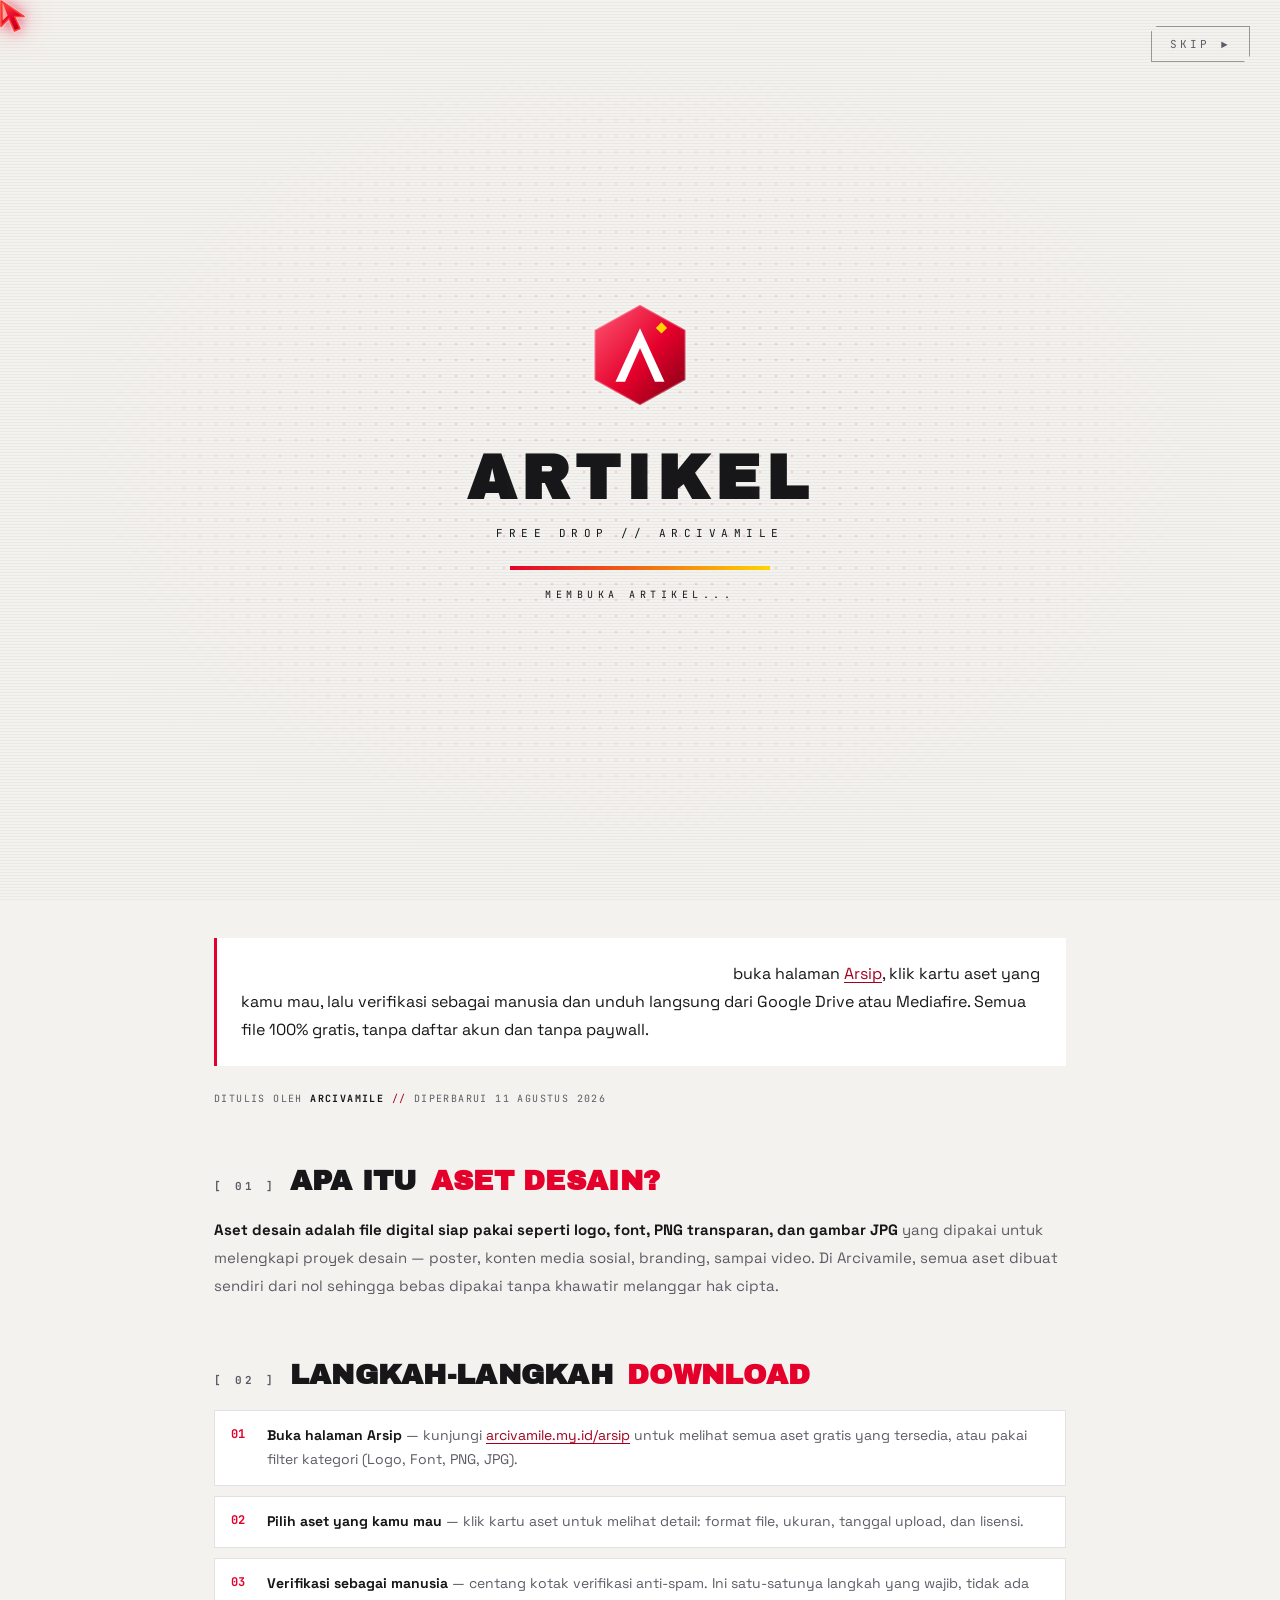
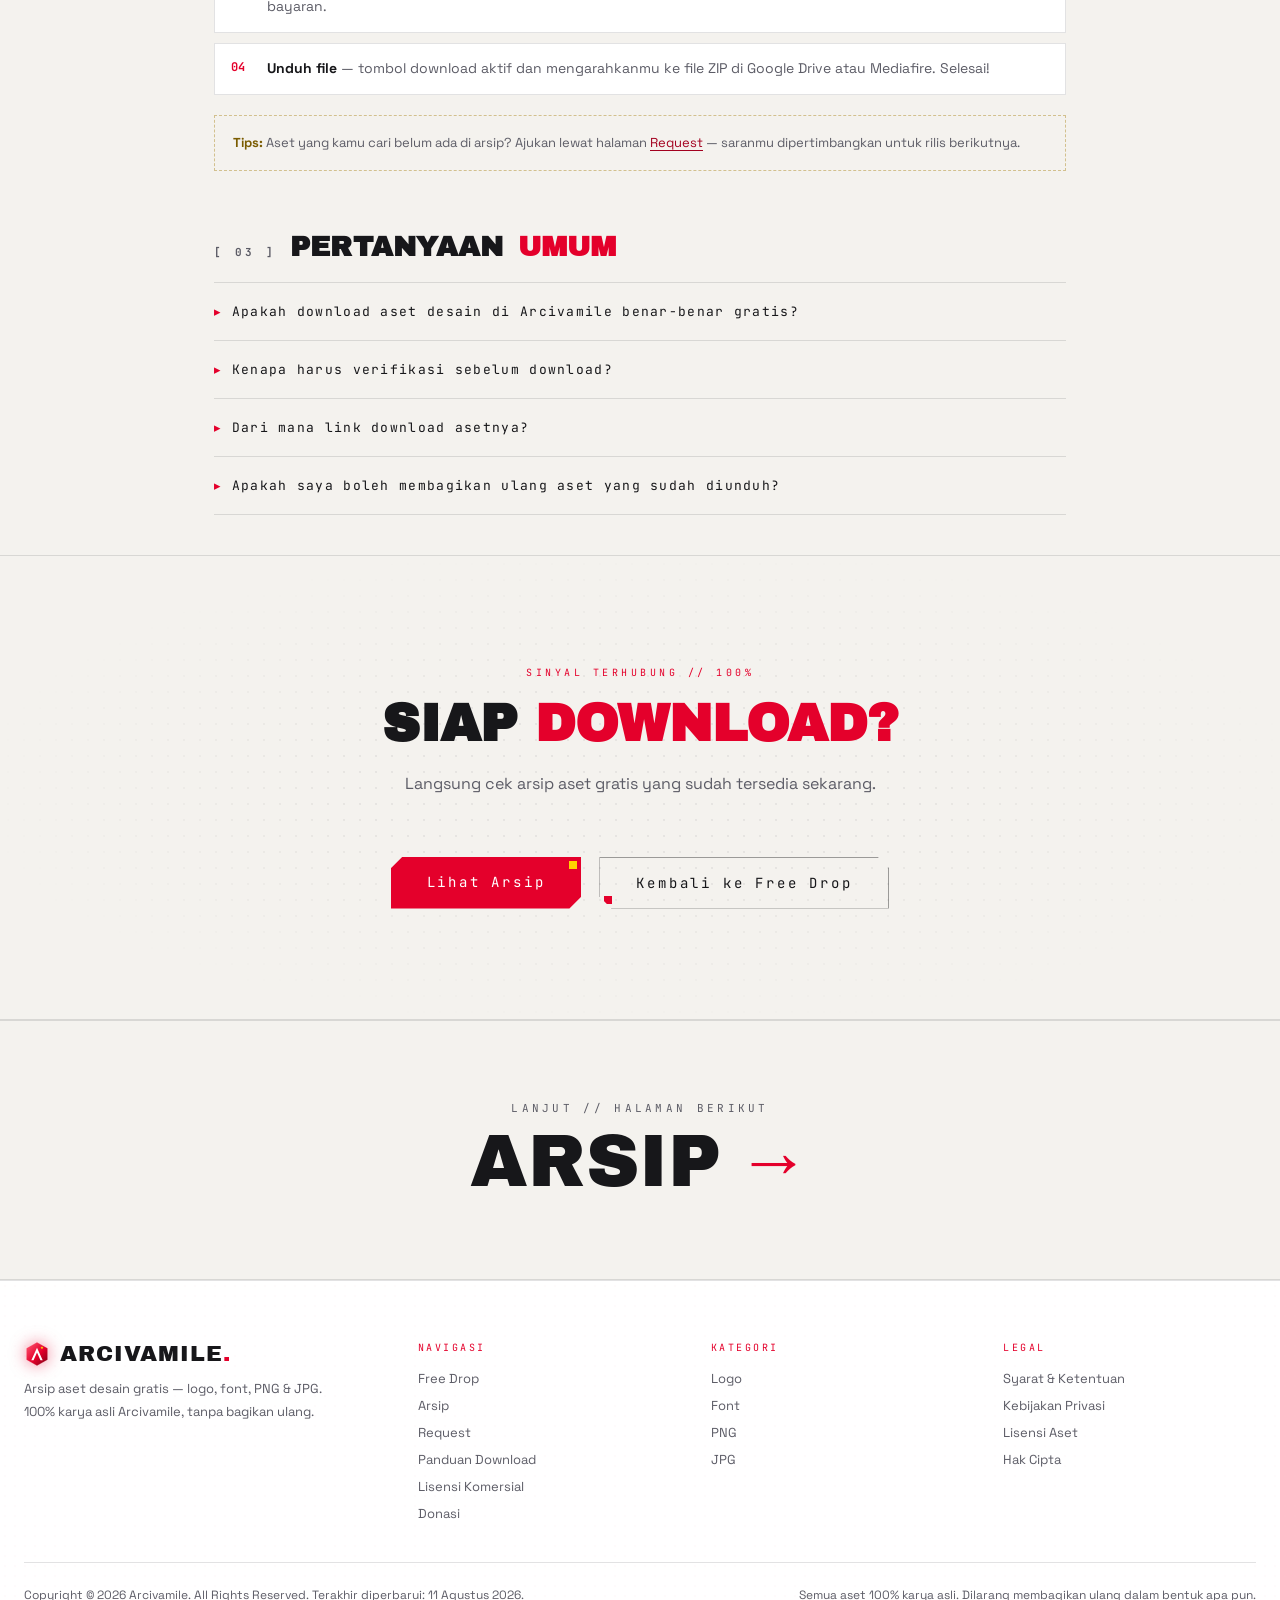
<file: artikel/cara-download-aset-gratis.html>
﻿<!DOCTYPE html>
<html lang="id" data-theme="light">
<head>
  <meta charset="UTF-8">
  <meta name="viewport" content="width=device-width, initial-scale=1.0">
  <meta name="theme-color" content="#e4002b">
  <!-- ===== GA4 ANALYTICS ===== -->
  <script async src="https://www.googletagmanager.com/gtag/js?id=G-QKJG3S0D83"></script>
  <script>
    window.dataLayer = window.dataLayer || [];
    function gtag() { dataLayer.push(arguments); }
    gtag('js', new Date());
    window.addEventListener('load', function () { gtag('config', 'G-QKJG3S0D83'); });
  </script>
  <link rel="icon" type="image/x-icon" href="../favicon/favicon.ico">
  <link rel="icon" type="image/png" sizes="32x32" href="../favicon/favicon-32x32.png">
  <link rel="icon" type="image/png" sizes="16x16" href="../favicon/favicon-16x16.png">
  <link rel="apple-touch-icon" sizes="180x180" href="../favicon/apple-touch-icon.png">
  <link rel="manifest" href="../favicon/site.webmanifest">
  <link rel="preload" href="../fonts/archivo-black.woff2" as="font" type="font/woff2" crossorigin>
  <link rel="preload" href="../fonts/space-grotesk-400.woff2" as="font" type="font/woff2" crossorigin>
  <link rel="preload" href="../fonts/space-grotesk-700.woff2" as="font" type="font/woff2" crossorigin>
  <link rel="preload" href="../fonts/jetbrains-mono-400.woff2" as="font" type="font/woff2" crossorigin>
  <link rel="preload" href="../fonts/jetbrains-mono-700.woff2" as="font" type="font/woff2" crossorigin>
  <title>Cara Download Aset Gratis 2026: Logo, Font, PNG Transparan, JPG HD | Arcivamile</title>
  <meta name="description" content="Panduan download aset gratis 2026: logo UMKM, font aesthetic, PNG transparan dan background JPG HD tanpa bayar dan tanpa daftar. Buka arsip, verifikasi manusia, unduh via Google Drive atau Mediafire untuk poster, twibbon dan konten 2026.">
  <meta name="keywords" content="cara download aset gratis 2026, download logo gratis, font aesthetic gratis, PNG transparan, background JPG HD, twibbon, poster, tanpa daftar, arcivamile">
  <meta name="author" content="Arcivamile">
  <meta name="geo.region" content="ID">
  <meta name="robots" content="index, follow, max-image-preview:large">
  <link rel="canonical" href="https://arcivamile.my.id/artikel/cara-download-aset-gratis">
  <meta property="og:type" content="article">
  <meta property="og:locale" content="id_ID">
  <meta property="og:site_name" content="ARCIVAMILE">
  <meta property="og:title" content="Cara Download Aset Gratis 2026: Logo, Font, PNG Transparan, JPG HD | Arcivamile">
  <meta property="og:description" content="Logo UMKM, font aesthetic, PNG transparan dan JPG HD tanpa bayar. Buka arsip, verifikasi manusia, unduh langsung.">
  <meta property="og:image" content="https://arcivamile.my.id/img/ogdata.png">
  <meta property="og:image:type" content="image/png">
  <meta property="og:url" content="https://arcivamile.my.id/artikel/cara-download-aset-gratis">
  <meta name="twitter:card" content="summary_large_image">
  <meta name="twitter:title" content="Cara Download Aset Gratis 2026: Logo, Font, PNG Transparan, JPG HD | Arcivamile">
  <meta name="twitter:description" content="Logo UMKM, font aesthetic, PNG transparan dan JPG HD tanpa bayar. Buka arsip, verifikasi manusia, unduh langsung.">
  <meta name="twitter:image" content="https://arcivamile.my.id/img/ogdata.png">
  <script type="application/ld+json">
  {
    "@context": "https://schema.org",
    "@graph": [
      {
        "@type": "WebSite",
        "@id": "https://arcivamile.my.id/#website",
        "name": "ARCIVAMILE",
        "url": "https://arcivamile.my.id/",
        "inLanguage": "id-ID"
      },
      {
        "@type": "Organization",
        "@id": "https://arcivamile.my.id/#organization",
        "name": "ARCIVAMILE",
        "url": "https://arcivamile.my.id/",
        "logo": {
          "@type": "ImageObject",
          "url": "https://arcivamile.my.id/favicon/apple-touch-icon.png",
          "width": 180,
          "height": 180
        },
        "sameAs": ["https://saweria.co/Acivamile"]
      },
      {
        "@type": "Person",
        "@id": "https://arcivamile.my.id/#person",
        "name": "Arcivamile",
        "url": "https://arcivamile.my.id/",
        "jobTitle": "Desainer & kreator aset desain gratis",
        "sameAs": ["https://saweria.co/Acivamile"]
      },
      {
        "@type": "Article",
        "@id": "https://arcivamile.my.id/artikel/cara-download-aset-gratis#article",
        "headline": "Cara Download Aset Desain Gratis: Panduan Lengkap 2026",
        "description": "Panduan lengkap cara download aset desain gratis (logo, font, PNG, JPG) tanpa bayar di Arcivamile.",
        "inLanguage": "id-ID",
        "mainEntityOfPage": "https://arcivamile.my.id/artikel/cara-download-aset-gratis",
        "image": "https://arcivamile.my.id/img/ogdata.png",
        "datePublished": "2026-08-11",
        "dateModified": "2026-08-11",
        "author": { "@id": "https://arcivamile.my.id/#person" },
        "publisher": { "@id": "https://arcivamile.my.id/#organization" }
      },
      {
        "@type": "BreadcrumbList",
        "@id": "https://arcivamile.my.id/artikel/cara-download-aset-gratis#breadcrumb",
        "itemListElement": [
          {
            "@type": "ListItem",
            "position": 1,
            "name": "Free Drop",
            "item": "https://arcivamile.my.id/freedrop"
          },
          {
            "@type": "ListItem",
            "position": 2,
            "name": "Artikel",
            "item": "https://arcivamile.my.id/artikel/cara-download-aset-gratis"
          }
        ]
      },
      {
        "@type": "FAQPage",
        "@id": "https://arcivamile.my.id/artikel/cara-download-aset-gratis#faq",
        "mainEntity": [
          {
            "@type": "Question",
            "name": "Apakah download aset desain di Arcivamile benar-benar gratis?",
            "acceptedAnswer": {
              "@type": "Answer",
              "text": "Ya. Semua aset di Arcivamile 100% gratis untuk penggunaan personal maupun komersial, tanpa biaya, tanpa daftar akun, dan tanpa paywall."
            }
          },
          {
            "@type": "Question",
            "name": "Kenapa harus verifikasi sebelum download?",
            "acceptedAnswer": {
              "@type": "Answer",
              "text": "Verifikasi manusia dipasang untuk mencegah spam unduhan oleh bot, supaya server dan link download tetap aman."
            }
          },
          {
            "@type": "Question",
            "name": "Dari mana link download asetnya?",
            "acceptedAnswer": {
              "@type": "Answer",
              "text": "File aset dihosting di Google Drive atau Mediafire. Setelah verifikasi berhasil, tombol download akan mengarahkan kamu ke link file tersebut."
            }
          },
          {
            "@type": "Question",
            "name": "Apakah saya boleh membagikan ulang aset yang sudah diunduh?",
            "acceptedAnswer": {
              "@type": "Answer",
              "text": "Tidak. Semua aset adalah karya asli Arcivamile dan dilarang diunggah ulang dalam bentuk apa pun. Bagikan link halamannya, bukan filenya."
            }
          }
        ]
      }
    ]
  }
  </script>
  <script>
    (function () {
      var t = localStorage.getItem('zzz-theme');
      document.documentElement.setAttribute('data-theme', t === 'dark' ? 'dark' : 'light');
    })();
  </script>
  <link rel="stylesheet" href="../css/style.css">
  <link rel="stylesheet" href="../css/freebies.css">
  <link rel="stylesheet" href="../css/pages.css">
</head>
<body>

  <!-- ===== INTRO ===== -->
  <div class="intro" id="intro">
    <div class="intro-noise"></div>
    <div class="intro-halftone"></div>
    <button class="intro-skip" id="introSkip">SKIP &#9658;</button>
    <div class="intro-center">
      <div class="intro-logo" id="introLogo">
        <svg class="logo-svg" viewBox="0 0 48 48" aria-hidden="true">
          <defs>
            <linearGradient id="lgIntro" x1="0" y1="0" x2="1" y2="1">
              <stop offset="0" stop-color="#ff5a75"/>
              <stop offset="0.55" stop-color="#e4002b"/>
              <stop offset="1" stop-color="#7a0013"/>
            </linearGradient>
          </defs>
          <path d="M24 2.5 L43.5 13.3 V34.7 L24 45.5 L4.5 34.7 V13.3 Z" fill="url(#lgIntro)"/>
          <path d="M24 2.5 L43.5 13.3 V34.7 L24 45.5 L4.5 34.7 V13.3 Z" fill="none" stroke="rgba(255,255,255,.28)" stroke-width="1"/>
          <path d="M24 12.5 L34.5 35.5 H30.4 L24 21 L17.6 35.5 H13.5 Z" fill="#fff"/>
          <path d="M33.2 10 L35.6 12.4 L33.2 14.8 L30.8 12.4 Z" fill="#ffd400"/>
        </svg>
      </div>
      <h1 class="intro-name" id="introName">ARTIKEL</h1>
      <p class="intro-sub">FREE DROP // ARCIVAMILE</p>
      <div class="intro-bar"><i></i></div>
      <p class="intro-loading">MEMBUKA ARTIKEL<span class="load-dots">...</span></p>
    </div>
  </div>

  <!-- ===== THEME FLASH ===== -->
  <div class="theme-flash" id="themeFlash"></div>

  <!-- ===== SCROLL PROGRESS ===== -->
  <div class="scroll-progress"><i id="scrollBar"></i></div>

  <!-- ===== NAVBAR ===== -->
  <header class="navbar" id="navbar">
    <div class="navbar-inner">
      <span class="nav-corner nc-tl"></span>
      <span class="nav-corner nc-tr"></span>
      <span class="nav-corner nc-bl"></span>
      <span class="nav-corner nc-br"></span>

      <a href="../freedrop" class="logo" data-logo>
        <span class="logo-box">
          <svg class="logo-svg" viewBox="0 0 48 48" aria-hidden="true">
            <defs>
              <linearGradient id="lgNav" x1="0" y1="0" x2="1" y2="1">
                <stop offset="0" stop-color="#ff5a75"/>
                <stop offset="0.55" stop-color="#e4002b"/>
                <stop offset="1" stop-color="#7a0013"/>
              </linearGradient>
            </defs>
            <path d="M24 2.5 L43.5 13.3 V34.7 L24 45.5 L4.5 34.7 V13.3 Z" fill="url(#lgNav)"/>
            <path d="M24 2.5 L43.5 13.3 V34.7 L24 45.5 L4.5 34.7 V13.3 Z" fill="none" stroke="rgba(255,255,255,.28)" stroke-width="1"/>
            <path d="M24 12.5 L34.5 35.5 H30.4 L24 21 L17.6 35.5 H13.5 Z" fill="#fff"/>
            <path d="M33.2 10 L35.6 12.4 L33.2 14.8 L30.8 12.4 Z" fill="#ffd400"/>
          </svg>
        </span>
        <span class="logo-text">ARCIVAMILE<span class="logo-dot">.</span></span>
      </a>
      <span class="nav-tag"><i></i><b>FREE DROP</b> // 2026</span>
      <span class="nav-stripe" aria-hidden="true"></span>

      <nav class="nav-links" id="navLinks">
        <a href="../freedrop" class="nav-link" data-num="01"><span class="nav-txt">Free Drop</span></a>
        <a href="../arsip" class="nav-link" data-num="02"><span class="nav-txt">Arsip</span></a>
        <a href="../request" class="nav-link" data-num="03"><span class="nav-txt">Request</span></a>
        <span class="nav-indicator" id="navIndicator"></span>
      </nav>

      <div class="navbar-right">
        <button class="theme-toggle" id="themeToggle" aria-label="Ganti tema cahaya">
          <span class="tt-sun">&#9728;</span>
          <span class="tt-knob"></span>
          <span class="tt-moon">&#9788;</span>
        </button>
        <a href="../arsip" class="nav-cta">Unduh Aset<span class="cta-corners"></span></a>
      </div>

      <button class="burger" id="burger" aria-label="Menu">
        <span></span><span></span><span></span>
      </button>
    </div>
  </header>

  <main>
  <!-- ===== MOBILE MENU ===== -->
  <div class="mobile-menu" id="mobileMenu">
    <div class="mobile-menu-bg" id="mobileMenuBg"></div>
    <nav class="mobile-menu-links">
      <a href="../freedrop" data-num="01">Free Drop</a>
      <a href="../arsip" data-num="02">Arsip</a>
      <a href="../request" data-num="03">Request</a>
    </nav>
    <div class="mobile-menu-foot">
      <span>LINK AKTIF // ARTIKEL</span>
      <span class="mm-static">&#9612;&#9612;&#9612;&#9612;&#9612;&#9612;&#9612;</span>
    </div>
  </div>

  <!-- ===== HERO ARTIKEL ===== -->
  <section class="fd-hero" id="top">
    <div class="hero-halftone"></div>
    <div class="fd-grid-bg" aria-hidden="true"></div>
    <svg class="fd-reticle" viewBox="0 0 100 100" aria-hidden="true">
      <g fill="none" stroke="rgba(255,255,255,.22)" stroke-width="1.2">
        <circle cx="50" cy="50" r="20"/>
        <circle cx="50" cy="50" r="42" stroke-dasharray="3 7" opacity=".4"/>
        <line x1="50" y1="18" x2="50" y2="30"/>
        <line x1="50" y1="70" x2="50" y2="82"/>
        <line x1="18" y1="50" x2="30" y2="50"/>
        <line x1="70" y1="50" x2="82" y2="50"/>
      </g>
    </svg>
    <div class="fd-vert vert-l">PANDUAN // VOL.01</div>
    <div class="fd-vert vert-r">DOWNLOAD / ARCIVAMILE</div>

    <div class="fd-hero-inner">
      <div class="hero-brackets" aria-hidden="true">
        <i class="br-tl"></i><i class="br-tr"></i><i class="br-bl"></i><i class="br-br"></i>
      </div>
      <p class="pg-kicker reveal">PANDUAN // 2026</p>
      <h1 class="pg-title">
        <span class="line line-1">CARA DOWNLOAD</span>
        <span class="line line-2">ASET GRATIS.</span>
      </h1>
      <p class="hero-sub reveal">Panduan langkah demi langkah <span class="hl">download aset desain gratis</span> — dari buka arsip sampai file siap dipakai.</p>
      <div class="fd-chips reveal">
        <span class="fd-chip">3 LANGKAH</span>
        <span class="fd-chip fd-chip-yellow">TANPA BAYAR</span>
        <span class="fd-chip">TANPA DAFTAR</span>
        <span class="fd-chip fd-chip-fill">NO PAYWALL</span>
      </div>
    </div>

    <div class="fd-tape" aria-hidden="true"></div>
    <div class="hero-fade" aria-hidden="true"></div>
  </section>

  <!-- ===== BREADCRUMB ===== -->
  <nav class="pg-crumbs" aria-label="Breadcrumb">
    <a href="../freedrop">FREE DROP</a><i>//</i><span>ARTIKEL // CARA DOWNLOAD</span>
  </nav>

  <!-- ===== ISI ARTIKEL ===== -->
  <div class="pg-wrap">
    <article>
      <div class="pg-ans reveal">
        <b>Cara download aset desain gratis di Arcivamile hanya 3 langkah:</b> buka halaman <a href="../arsip">Arsip</a>, klik kartu aset yang kamu mau, lalu verifikasi sebagai manusia dan unduh langsung dari Google Drive atau Mediafire. Semua file 100% gratis, tanpa daftar akun dan tanpa paywall.
      </div>
      <p class="pg-byline reveal">Ditulis oleh <b>Arcivamile</b> <i>//</i> Diperbarui 11 Agustus 2026</p>

      <section class="pg-section" id="apaitu">
        <h2><span class="pg-num">[ 01 ]</span>Apa Itu <span class="hl">Aset Desain?</span></h2>
        <p><b>Aset desain adalah file digital siap pakai seperti logo, font, PNG transparan, dan gambar JPG</b> yang dipakai untuk melengkapi proyek desain — poster, konten media sosial, branding, sampai video. Di Arcivamile, semua aset dibuat sendiri dari nol sehingga bebas dipakai tanpa khawatir melanggar hak cipta.</p>
      </section>

      <section class="pg-section" id="langkah">
        <h2><span class="pg-num">[ 02 ]</span>Langkah-Langkah <span class="hl">Download</span></h2>
        <ol class="pg-list">
          <li><b>Buka halaman Arsip</b> — kunjungi <a class="pg-link" href="../arsip">arcivamile.my.id/arsip</a> untuk melihat semua aset gratis yang tersedia, atau pakai filter kategori (Logo, Font, PNG, JPG).</li>
          <li><b>Pilih aset yang kamu mau</b> — klik kartu aset untuk melihat detail: format file, ukuran, tanggal upload, dan lisensi.</li>
          <li><b>Verifikasi sebagai manusia</b> — centang kotak verifikasi anti-spam. Ini satu-satunya langkah yang wajib, tidak ada bayaran.</li>
          <li><b>Unduh file</b> — tombol download aktif dan mengarahkanmu ke file ZIP di Google Drive atau Mediafire. Selesai!</li>
        </ol>
        <div class="pg-tip">
          <b>Tips:</b> Aset yang kamu cari belum ada di arsip? Ajukan lewat halaman <a href="../request">Request</a> — saranmu dipertimbangkan untuk rilis berikutnya.
        </div>
      </section>

      <section class="pg-section" id="faq">
        <h2><span class="pg-num">[ 03 ]</span>Pertanyaan <span class="hl">Umum</span></h2>
        <div class="fd-faq">
          <details class="fd-faq-item reveal"><summary>Apakah download aset desain di Arcivamile benar-benar gratis?</summary><p>Ya. Semua aset 100% gratis untuk penggunaan personal maupun komersial, tanpa biaya, tanpa daftar akun, dan tanpa paywall.</p></details>
          <details class="fd-faq-item reveal"><summary>Kenapa harus verifikasi sebelum download?</summary><p>Verifikasi manusia dipasang untuk mencegah spam unduhan oleh bot, supaya server dan link download tetap aman.</p></details>
          <details class="fd-faq-item reveal"><summary>Dari mana link download asetnya?</summary><p>File aset dihosting di Google Drive atau Mediafire. Setelah verifikasi berhasil, tombol download mengarahkan kamu ke link file tersebut.</p></details>
          <details class="fd-faq-item reveal"><summary>Apakah saya boleh membagikan ulang aset yang sudah diunduh?</summary><p>Tidak. Semua aset adalah karya asli Arcivamile dan dilarang diunggah ulang dalam bentuk apa pun. Bagikan link halamannya, bukan filenya.</p></details>
        </div>
      </section>
    </article>
  </div>

  <!-- ===== CTA ===== -->
  <section class="fd-cta">
    <div class="hero-halftone"></div>
    <div class="fd-cta-inner reveal">
      <span class="cp-label">SINYAL TERHUBUNG // 100%</span>
      <h2 class="fd-cta-title">SIAP <span class="hl">DOWNLOAD?</span></h2>
      <p>Langsung cek arsip aset gratis yang sudah tersedia sekarang.</p>
      <div class="hero-cta">
        <a href="../arsip" class="btn btn-red">Lihat Arsip<span></span></a>
        <a href="../freedrop" class="btn btn-ghost">Kembali ke Free Drop<span></span></a>
      </div>
    </div>
  </section>

  <!-- ===== LANJUT KE ARSIP ===== -->
  <section class="fd-next">
    <a href="../arsip" class="fd-next-link">
      <span class="fd-next-label">LANJUT // HALAMAN BERIKUT</span>
      <span class="fd-next-title">ARSIP<span class="fd-next-arrow">&#8594;</span></span>
    </a>
  </section>

  <!-- ===== FOOTER ===== -->
  </main>
  <footer class="footer">
    <div class="footer-noise"></div>
    <div class="footer-top">
      <div class="footer-brand">
        <div class="footer-logo-row">
          <span class="footer-logo">
            <svg class="logo-svg" viewBox="0 0 48 48" aria-hidden="true">
              <defs>
                <linearGradient id="lgFoot" x1="0" y1="0" x2="1" y2="1">
                  <stop offset="0" stop-color="#ff5a75"/>
                  <stop offset="0.55" stop-color="#e4002b"/>
                  <stop offset="1" stop-color="#7a0013"/>
                </linearGradient>
              </defs>
              <path d="M24 2.5 L43.5 13.3 V34.7 L24 45.5 L4.5 34.7 V13.3 Z" fill="url(#lgFoot)"/>
              <path d="M24 2.5 L43.5 13.3 V34.7 L24 45.5 L4.5 34.7 V13.3 Z" fill="none" stroke="rgba(255,255,255,.28)" stroke-width="1"/>
              <path d="M24 12.5 L34.5 35.5 H30.4 L24 21 L17.6 35.5 H13.5 Z" fill="#fff"/>
              <path d="M33.2 10 L35.6 12.4 L33.2 14.8 L30.8 12.4 Z" fill="#ffd400"/>
            </svg>
          </span>
          <span class="footer-name">ARCIVAMILE<span class="logo-dot">.</span></span>
        </div>
        <p>Arsip aset desain gratis — logo, font, PNG &amp; JPG. 100% karya asli Arcivamile, tanpa bagikan ulang.</p>
      </div>
      <div class="footer-col">
        <span class="footer-col-title">NAVIGASI</span>
        <a href="../freedrop">Free Drop</a>
        <a href="../arsip">Arsip</a>
        <a href="../request">Request</a>
        <a href="cara-download-aset-gratis">Panduan Download</a>
        <a href="aset-gratis-untuk-komersial">Lisensi Komersial</a>
        <a href="../freedrop#donasi">Donasi</a>
      </div>
      <div class="footer-col">
        <span class="footer-col-title">KATEGORI</span>
        <a href="../arsip">Logo</a>
        <a href="../arsip">Font</a>
        <a href="../arsip">PNG</a>
        <a href="../arsip">JPG</a>
      </div>
      <div class="footer-col">
        <span class="footer-col-title">LEGAL</span>
        <a href="#" data-legal="terms">Syarat &amp; Ketentuan</a>
        <a href="#" data-legal="privacy">Kebijakan Privasi</a>
        <a href="#" data-legal="license">Lisensi Aset</a>
        <a href="#" data-legal="copyright">Hak Cipta</a>
      </div>
    </div>
    <div class="footer-bottom">
      <p>Copyright &copy; 2026 Arcivamile. All Rights Reserved. Terakhir diperbarui: 11 Agustus 2026.</p>
      <p class="footer-tip">Semua aset 100% karya asli. Dilarang membagikan ulang dalam bentuk apa pun.</p>
    </div>
  </footer>

  <!-- cursor -->
  <div class="cursor" id="cursor" aria-hidden="true">
    <svg viewBox="0 0 32 32" fill="none" xmlns="http://www.w3.org/2000/svg" aria-hidden="true">
      <defs>
        <linearGradient id="curGrad" x1="1" y1="1" x2="24" y2="31" gradientUnits="userSpaceOnUse">
          <stop offset="0" stop-color="#ff5a4a"/>
          <stop offset=".55" stop-color="#e4002b"/>
          <stop offset="1" stop-color="#a3001f"/>
        </linearGradient>
      </defs>
      <path class="cur-glow" d="M1 1 L1 26.5 L9 18.5 L14.5 31 L20 28.5 L14.5 16.5 L24 16.5 Z" fill="url(#curGrad)" stroke="#ff3b30" stroke-width="1.6" stroke-linejoin="round" stroke-linecap="round"/>
      <path class="cur-tip" d="M2.6 2.6 L2.6 20.5 L7.6 15.5 Z" fill="#ffb3a7" opacity=".9"/>
    </svg>
  </div>

  <!-- ===== POPUP LEGAL ===== -->
  <div class="fd-legal-modal" id="fdLegalModal">
    <div class="fd-legal-bg" id="fdLegalBg"></div>
    <div class="fd-legal-panel">
      <div class="fd-legal-head">
        <span class="fd-legal-cat" id="legalCat">LEGAL</span>
        <button class="fd-legal-close" id="legalClose" aria-label="Tutup">&#10005;</button>
      </div>
      <h3 id="legalTitle">Dokumen</h3>
      <div class="fd-legal-body" id="legalBody"></div>
      <p class="fd-legal-foot">Terakhir diperbarui: 2 Agustus 2026</p>
    </div>
  </div>

  <script src="../js/freebies.js"></script>
</body>
</html>
</file>
<file: css/style.css>
/* ---------- FONTS (self-hosted, latin) ---------- */
@font-face {
  font-family: "Archivo Black";
  font-style: normal;
  font-weight: 400;
  font-display: swap;
  src: url("../fonts/archivo-black.woff2") format("woff2");
}
@font-face {
  font-family: "Space Grotesk";
  font-style: normal;
  font-weight: 300;
  font-display: swap;
  src: url("../fonts/space-grotesk-300.woff2") format("woff2");
}
@font-face {
  font-family: "Space Grotesk";
  font-style: normal;
  font-weight: 400;
  font-display: swap;
  src: url("../fonts/space-grotesk-400.woff2") format("woff2");
}
@font-face {
  font-family: "Space Grotesk";
  font-style: normal;
  font-weight: 500;
  font-display: swap;
  src: url("../fonts/space-grotesk-500.woff2") format("woff2");
}
@font-face {
  font-family: "Space Grotesk";
  font-style: normal;
  font-weight: 700;
  font-display: swap;
  src: url("../fonts/space-grotesk-700.woff2") format("woff2");
}
@font-face {
  font-family: "JetBrains Mono";
  font-style: normal;
  font-weight: 400;
  font-display: swap;
  src: url("../fonts/jetbrains-mono-400.woff2") format("woff2");
}
@font-face {
  font-family: "JetBrains Mono";
  font-style: normal;
  font-weight: 700;
  font-display: swap;
  src: url("../fonts/jetbrains-mono-700.woff2") format("woff2");
}

/* ---------- THEME TOKENS ---------- */
:root {
  --red: #e4002b;
  --red-dark: #a3001f;
  --yellow: #ffd400;
  --font-display: "Archivo Black", sans-serif;
  --font-body: "Space Grotesk", sans-serif;
  --font-mono: "JetBrains Mono", monospace;
  color-scheme: dark;

  /* dark */
  --bg: #0a0a0c;
  --bg-2: #111114;
  --bg-3: #1a1a1f;
  --text: #f4f4f5;
  --muted: #9b9ba3;
  --border: rgba(255, 255, 255, 0.08);
  --border-strong: rgba(255, 255, 255, 0.3);
  --halftone: rgba(255, 255, 255, 0.05);
  --scanline: rgba(255, 255, 255, 0.025);
  --kicker: #ffd400;
  --accent-text: #ffd400;
  --tag-text: #ffd400;
  --tag-border: rgba(255, 212, 0, 0.35);
  --hud-bg: rgba(10, 10, 12, 0.55);
  --navbar-bg: rgba(10, 10, 12, 0.55);
  --navbar-bg-solid: rgba(10, 10, 12, 0.9);
  --chip-text: #ffd400;
  --shadow: rgba(0, 0, 0, 0.6);
}

[data-theme="light"] {
  color-scheme: light;
  --bg: #f4f2ee;
  --bg-2: #ffffff;
  --bg-3: #e7e4de;
  --text: #17171a;
  --muted: #5c5c66;
  --border: rgba(20, 20, 24, 0.12);
  --border-strong: rgba(20, 20, 24, 0.4);
  --halftone: rgba(20, 20, 24, 0.06);
  --scanline: rgba(20, 20, 24, 0.045);
  --kicker: #e4002b;
  --accent-text: #e4002b;
  --tag-text: #7a5c00;
  --tag-border: rgba(160, 120, 0, 0.4);
  --hud-bg: rgba(255, 255, 255, 0.82);
  --navbar-bg: rgba(244, 242, 238, 0.72);
  --navbar-bg-solid: rgba(244, 242, 238, 0.93);
  --chip-text: #a3001f;
  --shadow: rgba(0, 0, 0, 0.18);
}

/* ---------- BASE ---------- */
* {
  margin: 0;
  padding: 0;
  box-sizing: border-box;
}

html {
  scroll-behavior: smooth;
}

body {
  background: var(--bg);
  color: var(--text);
  font-family: var(--font-body);
  overflow-x: hidden;
  cursor: none;
  transition:
    background-color 0.5s ease,
    color 0.5s ease,
    opacity 0.32s ease,
    transform 0.32s ease;
}
body.leaving {
  opacity: 0;
  transform: scale(0.985);
}

* {
  cursor: none !important;
}

@media (max-width: 768px) {
  body {
    cursor: auto;
  }
  * {
    cursor: auto !important;
  }
  .cursor {
    display: none;
  }
}

::selection {
  background: var(--red);
  color: #fff;
}

::-webkit-scrollbar {
  width: 10px;
}
::-webkit-scrollbar-track {
  background: var(--bg);
}
::-webkit-scrollbar-thumb {
  background: var(--red);
  border: 2px solid var(--bg);
}

.hl {
  color: var(--red);
}

.navbar,
.mobile-menu-bg,
.hero-hud,
.chip,
.stat,
.skill-card,
.proj-card,
.channel,
.footer,
.scroll-progress,
.contact-form input,
.contact-form textarea,
.about-img,
.theme-toggle {
  transition:
    background-color 0.5s ease,
    border-color 0.5s ease,
    color 0.5s ease;
}

/* ---------- helpers ---------- */

.reveal {
  opacity: 0;
  transform: translateY(34px);
  transition:
    opacity 0.8s cubic-bezier(0.2, 0.7, 0.2, 1),
    transform 0.8s cubic-bezier(0.2, 0.7, 0.2, 1);
}
.reveal.in {
  opacity: 1;
  transform: translateY(0);
}

/* ============================================================
   INTRO — before entering the site
   ============================================================ */
.intro {
  position: fixed;
  inset: 0;
  z-index: 2000;
  background: var(--bg);
  display: grid;
  place-items: center;
  overflow: hidden;
  cursor: pointer;
  transition: transform 0.85s cubic-bezier(0.8, 0, 0.2, 1) 0.2s;
}
.intro::before {
  content: "";
  position: absolute;
  inset: 0;
  background: var(--red);
  transform: translateY(101%);
  transition: transform 0.55s cubic-bezier(0.8, 0, 0.2, 1);
}
.intro.exiting::before {
  transform: translateY(0);
}
.intro.exiting {
  transform: translateY(-101%);
}
.intro.done {
  display: none;
}

.intro-halftone {
  position: absolute;
  inset: 0;
  background-image: radial-gradient(
    rgba(228, 0, 43, 0.14) 1.5px,
    transparent 1.6px
  );
  background-size: 16px 16px;
  mask-image: radial-gradient(ellipse at center, #000 20%, transparent 70%);
}
.intro-noise {
  position: absolute;
  inset: 0;
  background-image: repeating-linear-gradient(
    0deg,
    var(--scanline) 0 1px,
    transparent 1px 3px
  );
  animation: introStatic 0.25s steps(2) infinite;
}
@keyframes introStatic {
  0% {
    transform: translateY(0);
  }
  50% {
    transform: translateY(-12px);
  }
  100% {
    transform: translateY(6px);
  }
}
.intro-center {
  position: relative;
  z-index: 2;
  text-align: center;
  padding: 24px;
}
.intro-logo {
  width: 112px;
  height: 112px;
  margin: 0 auto 34px;
  filter: drop-shadow(0 0 30px rgba(228, 0, 43, 0.5));
  animation:
    introLogoIn 0.9s ease-out 0.2s both,
    introLogoPulse 2.4s ease 1.4s infinite,
    introLogoGlitch 4.5s steps(2) 2.1s infinite;
}
@keyframes introLogoIn {
  0% {
    opacity: 0;
    transform: rotate(-14deg) scale(0.65);
    filter: blur(12px);
  }
  22% {
    opacity: 1;
    transform: rotate(5deg) scale(1.06);
  }
  38% {
    opacity: 0.3;
    transform: rotate(-6deg) scale(0.92);
  }
  55% {
    opacity: 1;
    transform: rotate(3deg) scale(1.02);
  }
  75% {
    opacity: 0.6;
  }
  100% {
    opacity: 1;
    transform: rotate(0) scale(1);
    filter: blur(0);
  }
}
@keyframes introLogoPulse {
  0%,
  100% {
    filter: drop-shadow(0 0 30px rgba(228, 0, 43, 0.45));
  }
  50% {
    filter: drop-shadow(0 0 70px rgba(255, 61, 90, 0.9));
  }
}
@keyframes introLogoGlitch {
  0%,
  88%,
  100% {
    transform: translateX(0) rotate(0);
    opacity: 1;
  }
  90% {
    transform: translateX(-5px) rotate(-3deg);
    opacity: 0.5;
  }
  92% {
    transform: translateX(5px) rotate(2deg);
    opacity: 1;
  }
  94% {
    transform: translateX(-3px);
    opacity: 0.7;
  }
  96% {
    transform: translateX(2px);
    opacity: 1;
  }
}

.intro-name {
  font-family: var(--font-display);
  font-size: clamp(32px, 7vw, 62px);
  letter-spacing: 0.1em;
  color: var(--text);
  margin-bottom: 14px;
  text-shadow: 0 0 24px rgba(255, 255, 255, 0.18);
}
.intro-name span {
  display: inline-block;
  opacity: 0;
  animation: introLetter 0.5s ease-out forwards;
}
@keyframes introLetter {
  0% {
    opacity: 0;
    transform: translateX(-16px) skewX(-10deg);
    filter: blur(6px);
  }
  25% {
    opacity: 0.9;
    transform: translateX(5px) skewX(6deg);
  }
  40% {
    opacity: 0.25;
  }
  55% {
    opacity: 1;
    transform: translateX(-3px) skewX(-4deg);
  }
  70% {
    opacity: 0.5;
  }
  85% {
    opacity: 1;
    transform: translateX(2px) skewX(2deg);
  }
  100% {
    opacity: 1;
    transform: translateX(0) skewX(0);
    filter: blur(0);
  }
}

.intro-name.glitching {
  animation: introNameGlitch 3.6s steps(2) infinite;
}
@keyframes introNameGlitch {
  0%,
  87%,
  100% {
    transform: none;
    opacity: 1;
    text-shadow: 0 0 24px rgba(255, 255, 255, 0.18);
  }
  89% {
    transform: translate(-4px, 2px) skewX(-5deg);
    clip-path: inset(0 0 45% 0);
    text-shadow:
      -3px 0 0 rgba(255, 255, 255, 0.5),
      3px 0 0 rgba(255, 255, 255, 0.4);
  }
  91% {
    transform: translate(4px, -2px);
    clip-path: inset(45% 0 12% 0);
    opacity: 0.55;
  }
  93% {
    transform: translate(-3px, 1px) skewX(4deg);
    clip-path: inset(22% 0 40% 0);
    text-shadow: 3px 0 0 rgba(255, 255, 255, 0.45);
  }
  95% {
    transform: translate(2px, 0);
    opacity: 0.8;
  }
  97% {
    transform: none;
  }
}

.intro-sub {
  font-family: var(--font-mono);
  font-size: 11px;
  letter-spacing: 0.5em;
  color: var(--text);
  opacity: 0;
  animation: introFade 1s ease 1.6s forwards;
}
@keyframes introFade {
  to {
    opacity: 1;
  }
}

.intro-bar {
  width: 260px;
  height: 4px;
  margin: 26px auto 0;
  background: var(--bg-3);
  overflow: hidden;
}
.intro-bar i {
  display: block;
  height: 100%;
  width: 0%;
  background: linear-gradient(90deg, var(--red), var(--yellow));
  animation: introLoad 2.3s ease-in-out 0.55s forwards;
}
@keyframes introLoad {
  to {
    width: 100%;
  }
}

.intro-loading {
  margin-top: 18px;
  font-family: var(--font-mono);
  font-size: 10px;
  letter-spacing: 0.45em;
  color: var(--text);
  opacity: 0;
  animation: introFade 0.6s ease 2.8s forwards;
}
.load-dots {
  animation: preBlink 1s steps(2) infinite;
}

.intro-skip {
  position: absolute;
  top: 26px;
  right: 30px;
  z-index: 3;
  font-family: var(--font-mono);
  font-size: 11px;
  letter-spacing: 0.3em;
  color: var(--muted);
  background: transparent;
  border: 1px solid var(--border-strong);
  padding: 10px 18px;
  cursor: pointer;
  clip-path: polygon(
    6px 0,
    100% 0,
    100% calc(100% - 6px),
    calc(100% - 6px) 100%,
    0 100%,
    0 6px
  );
  transition: all 0.3s ease;
  opacity: 0;
  animation: introFade 0.6s ease 2.9s forwards;
}
.intro-skip:hover {
  color: var(--text);
  border-color: var(--red);
}

html.no-scroll {
  overflow: hidden;
}

.hero-kicker,
.hero-sub {
  animation: none;
  opacity: 0;
}
.entered .hero-kicker {
  animation: kickerIn 1s ease 0.35s backwards;
}
.entered .hero-sub {
  animation: kickerIn 1s ease 0.6s backwards;
}

/* ============================================================
   THEME FLASH + SCROLL PROGRESS + TV STATIC
   ============================================================ */
.theme-flash {
  position: fixed;
  inset: 0;
  z-index: 1600;
  background: var(--red);
  opacity: 0;
  pointer-events: none;
  transition: opacity 0.3s ease;
}
.theme-flash.show {
  opacity: 0.14;
}

.scroll-progress {
  position: fixed;
  top: 0;
  left: 0;
  width: 100%;
  height: 3px;
  z-index: 1200;
  background: var(--bg-3);
}
.scroll-progress i {
  display: block;
  height: 100%;
  width: 0%;
  background: linear-gradient(90deg, var(--red), var(--yellow));
  box-shadow: 0 0 12px var(--red);
}

.tv-static {
  position: fixed;
  inset: 0;
  z-index: 999;
  pointer-events: none;
  background-image: repeating-linear-gradient(
    0deg,
    var(--scanline) 0 1px,
    transparent 1px 3px
  );
}

/* ============================================================
   NAVBAR  ★ MAIN FEATURE
   ============================================================ */
.navbar {
  position: fixed;
  top: 0;
  left: 0;
  width: 100%;
  z-index: 1000;
  transform: translateY(-110%);
  background: var(--navbar-bg);
  backdrop-filter: blur(14px);
  -webkit-backdrop-filter: blur(14px);
  border-bottom: 1px solid var(--border);
}
.navbar.loaded {
  transform: translateY(0);
  transition: transform 0.55s cubic-bezier(0.7, 0, 0.2, 1);
}

.navbar.hidden {
  transform: translateY(-110%);
}

.navbar.scrolled {
  background: var(--navbar-bg-solid);
  box-shadow:
    0 8px 30px var(--shadow),
    0 1px 0 var(--red);
}

.navbar::after {
  content: "";
  position: absolute;
  left: 0;
  bottom: -1px;
  height: 2px;
  width: 100%;
  background: linear-gradient(
    90deg,
    transparent,
    var(--red) 20%,
    var(--yellow) 80%,
    transparent
  );
  opacity: 0;
  transform: scaleX(0.2);
  transition:
    opacity 0.5s ease,
    transform 0.5s ease;
}
.navbar.scrolled::after {
  opacity: 1;
  transform: scaleX(1);
}

.navbar-inner {
  max-width: 1400px;
  margin: 0 auto;
  padding: 0 32px;
  height: 74px;
  position: relative;
  display: flex;
  align-items: center;
  justify-content: space-between;
  gap: 24px;
}

/* --- dekorasi panel (desktop) --- */
.nav-corner {
  position: absolute;
  width: 11px;
  height: 11px;
  z-index: 3;
  pointer-events: none;
  opacity: 0;
}
.nc-tl {
  top: 9px;
  left: 9px;
  border-top: 2px solid var(--yellow);
  border-left: 2px solid var(--yellow);
}
.nc-tr {
  top: 9px;
  right: 9px;
  border-top: 2px solid var(--red);
  border-right: 2px solid var(--red);
}
.nc-bl {
  bottom: 9px;
  left: 9px;
  border-bottom: 2px solid var(--red);
  border-left: 2px solid var(--red);
}
.nc-br {
  bottom: 9px;
  right: 9px;
  border-bottom: 2px solid var(--yellow);
  border-right: 2px solid var(--yellow);
}

.nav-tag {
  display: none;
  align-items: center;
  gap: 9px;
  font-family: var(--font-mono);
  font-size: 9px;
  letter-spacing: 0.3em;
  color: var(--muted);
  white-space: nowrap;
}
.nav-tag i {
  width: 6px;
  height: 6px;
  background: #4ade80;
  animation: preBlink 1.2s steps(2) infinite;
  flex-shrink: 0;
}
.nav-tag b {
  color: var(--text);
  font-weight: 400;
}

.nav-stripe {
  display: none;
  width: 18px;
  height: 34px;
  flex-shrink: 0;
  background: repeating-linear-gradient(
    -45deg,
    rgba(228, 0, 43, 0.6) 0 4px,
    rgba(255, 212, 0, 0.45) 4px 8px
  );
  background-size: 11.3px 11.3px;
  animation: stripeMove 0.7s linear infinite;
  opacity: 0.55;
  mask-image: linear-gradient(
    to bottom,
    transparent,
    #000 25%,
    #000 75%,
    transparent
  );
  -webkit-mask-image: linear-gradient(
    to bottom,
    transparent,
    #000 25%,
    #000 75%,
    transparent
  );
}
@keyframes stripeMove {
  to {
    background-position: 11.3px 0;
  }
}

/* --- logo --- */
.logo {
  display: flex;
  align-items: center;
  gap: 10px;
  text-decoration: none;
  color: var(--text);
  font-family: var(--font-display);
  font-size: 15px;
  letter-spacing: 0.04em;
  transition: color 0.3s;
}
.logo-box {
  width: 40px;
  height: 40px;
  display: block;
  filter: drop-shadow(0 0 10px rgba(228, 0, 43, 0.5));
  transition:
    transform 0.35s cubic-bezier(0.34, 1.56, 0.64, 1),
    filter 0.35s ease;
}
.logo-svg {
  width: 100%;
  height: 100%;
  display: block;
}
.logo:hover .logo-box {
  transform: scale(1.14) rotate(-4deg);
  filter: drop-shadow(0 0 18px rgba(228, 0, 43, 0.9));
}
.logo-dot {
  color: var(--red);
}

.logo:hover .logo-text {
  animation: logoGlitch 0.4s steps(2) 2;
}
@keyframes logoGlitch {
  0% {
    transform: translateX(0);
    opacity: 1;
  }
  25% {
    transform: translateX(-2px);
    opacity: 0.6;
    color: var(--yellow);
  }
  50% {
    transform: translateX(2px);
    opacity: 1;
  }
  75% {
    transform: translateX(-1px);
    opacity: 0.7;
    color: var(--red);
  }
  100% {
    transform: translateX(0);
    opacity: 1;
  }
}

/* --- nav links --- */
.nav-links {
  position: relative;
  display: flex;
  align-items: center;
  gap: 6px;
}

.nav-indicator {
  position: absolute;
  bottom: 2px;
  left: 0;
  height: 3px;
  width: 40px;
  background: var(--red);
  box-shadow: 0 0 12px rgba(228, 0, 43, 0.9);
  clip-path: polygon(6px 0, 100% 0, calc(100% - 6px) 100%, 0 100%);
  transition:
    left 0.45s cubic-bezier(0.7, 0, 0.3, 1),
    width 0.45s cubic-bezier(0.7, 0, 0.3, 1);
  z-index: 3;
  pointer-events: none;
}
.nav-indicator::after {
  content: "";
  position: absolute;
  top: -3px;
  left: 0;
  width: 100%;
  height: 3px;
  background: rgba(255, 212, 0, 0.85);
  clip-path: inherit;
}

.nav-link {
  position: relative;
  text-decoration: none;
  color: var(--muted);
  font-size: 14px;
  font-weight: 500;
  letter-spacing: 0.14em;
  padding: 12px 18px;
  overflow: hidden;
  transition: color 0.35s ease;
  isolation: isolate;
}

.nav-link::before {
  content: attr(data-num);
  font-family: var(--font-mono);
  font-size: 9px;
  color: var(--red);
  opacity: 0;
  margin-right: 2px;
  display: inline-block;
  vertical-align: super;
  transform: translateY(6px);
  transition: all 0.35s ease;
}

.nav-link::after {
  content: "";
  position: absolute;
  inset: 0;
  z-index: -1;
  background-image: radial-gradient(
    rgba(228, 0, 43, 0.16) 1.2px,
    transparent 1.3px
  );
  background-size: 7px 7px;
  clip-path: inset(100% 0 0 0);
  transition: clip-path 0.45s cubic-bezier(0.7, 0, 0.3, 1);
}

.nav-link .nav-txt {
  position: relative;
  z-index: 1;
}

.nav-link .nav-txt::before {
  content: "";
  position: absolute;
  inset: -3px -8px;
  z-index: -1;
  background: var(--red);
  box-shadow: 0 0 16px rgba(228, 0, 43, 0.6);
  transform: skewX(-14deg) scaleY(0);
  transform-origin: bottom;
  transition: transform 0.32s cubic-bezier(0.7, 0, 0.3, 1);
}
.nav-link:hover .nav-txt::before,
.nav-link.active .nav-txt::before {
  transform: skewX(-14deg) scaleY(1);
}

.nav-link:hover,
.nav-link.active {
  color: var(--text);
}
.nav-link:hover::after {
  clip-path: inset(0 0 0 0);
}
.nav-link:hover::before,
.nav-link.active::before {
  opacity: 1;
  transform: translateY(0);
}

.nav-link:hover .nav-txt,
.nav-link.active .nav-txt {
  color: #fff;
  text-shadow: 0 0 18px rgba(228, 0, 43, 0.8);
}
.nav-link.active::after {
  clip-path: inset(0 0 0 0);
}

.nav-link .nav-txt::after {
  content: "";
  position: absolute;
  left: 0;
  bottom: -4px;
  width: 100%;
  height: 2px;
  background: var(--yellow);
  transform: scaleX(0);
  transform-origin: left;
  transition: transform 0.4s cubic-bezier(0.7, 0, 0.3, 1);
}
.nav-link:hover .nav-txt::after,
.nav-link.active .nav-txt::after {
  transform: scaleX(1);
}

/* --- navbar right (toggle + cta) --- */
.navbar-right {
  display: flex;
  align-items: center;
  gap: 16px;
}

/* --- theme toggle --- */
.theme-toggle {
  position: relative;
  width: 66px;
  height: 32px;
  background: var(--bg-3);
  border: 1px solid var(--border-strong);
  cursor: pointer;
  display: flex;
  align-items: center;
  justify-content: space-between;
  padding: 0 9px;
  clip-path: polygon(
    6px 0,
    100% 0,
    100% calc(100% - 6px),
    calc(100% - 6px) 100%,
    0 100%,
    0 6px
  );
  overflow: hidden;
}
.theme-toggle:hover {
  border-color: var(--red);
  box-shadow: 0 0 14px rgba(228, 0, 43, 0.25);
}
.tt-sun,
.tt-moon {
  position: relative;
  z-index: 1;
  font-size: 13px;
  line-height: 1;
  transition:
    color 0.35s ease,
    transform 0.45s cubic-bezier(0.34, 1.56, 0.64, 1);
}
.tt-sun {
  color: var(--muted);
}
.tt-moon {
  color: var(--muted);
}
[data-theme="dark"] .tt-moon {
  color: var(--yellow);
  transform: scale(1.15);
}
[data-theme="light"] .tt-sun {
  color: #e8761f;
  transform: scale(1.15) rotate(30deg);
}
.tt-knob {
  position: absolute;
  top: 2px;
  left: 2px;
  width: 29px;
  height: 26px;
  background: var(--red);
  z-index: 0;
  clip-path: polygon(
    4px 0,
    100% 0,
    100% calc(100% - 4px),
    calc(100% - 4px) 100%,
    0 100%,
    0 4px
  );
  transition:
    transform 0.4s cubic-bezier(0.7, 0, 0.3, 1),
    background 0.4s ease;
}
[data-theme="light"] .tt-knob {
  transform: translateX(33px);
  background: var(--yellow);
}

/* --- CTA --- */
.nav-cta {
  position: relative;
  text-decoration: none;
  font-family: var(--font-mono);
  font-size: 12px;
  letter-spacing: 0.18em;
  color: #fff;
  background: var(--red);
  padding: 12px 26px;
  clip-path: polygon(
    10px 0,
    100% 0,
    100% calc(100% - 10px),
    calc(100% - 10px) 100%,
    0 100%,
    0 10px
  );
  transition:
    background 0.3s ease,
    transform 0.3s cubic-bezier(0.34, 1.56, 0.64, 1);
}
.nav-cta:hover {
  background: var(--yellow);
  color: #000;
  transform: translateY(-2px);
}
.nav-cta:active {
  transform: translateY(0) scale(0.96);
}
.cta-corners::before,
.cta-corners::after {
  content: "";
  position: absolute;
  width: 6px;
  height: 6px;
  background: var(--yellow);
  transition: all 0.3s ease;
}
.cta-corners::before {
  top: 3px;
  left: 3px;
}
.cta-corners::after {
  bottom: 3px;
  right: 3px;
}
.nav-cta:hover .cta-corners::before {
  background: var(--red);
  transform: translate(-2px, -2px);
}
.nav-cta:hover .cta-corners::after {
  background: var(--red);
  transform: translate(2px, 2px);
}

/* --- burger --- */
.burger {
  display: none;
  width: 44px;
  height: 44px;
  background: transparent;
  border: 1px solid var(--border-strong);
  cursor: pointer;
  flex-direction: column;
  align-items: center;
  justify-content: center;
  gap: 6px;
  transition:
    border-color 0.3s,
    background-color 0.5s ease;
}
.burger span {
  display: block;
  width: 20px;
  height: 2px;
  background: var(--text);
  transition: all 0.4s cubic-bezier(0.7, 0, 0.3, 1);
}
.burger.open span:nth-child(1) {
  transform: translateY(8px) rotate(45deg);
  background: var(--red);
}
.burger.open span:nth-child(2) {
  opacity: 0;
  transform: scaleX(0);
}
.burger.open span:nth-child(3) {
  transform: translateY(-8px) rotate(-45deg);
  background: var(--red);
}

/* ============================================================
   MOBILE MENU
   ============================================================ */
.mobile-menu {
  position: fixed;
  inset: 0;
  z-index: 900;
  visibility: hidden;
  pointer-events: none;
}
.mobile-menu-bg {
  position: absolute;
  inset: 0;
  background: var(--bg);
  clip-path: circle(0% at 100% 0);
  background-image: radial-gradient(
    rgba(228, 0, 43, 0.08) 1.5px,
    transparent 1.6px
  );
  background-size: 14px 14px;
}
.mobile-menu.open {
  visibility: visible;
  pointer-events: auto;
}
.mobile-menu.open .mobile-menu-bg {
  clip-path: circle(150% at 100% 0);
  transition: clip-path 0.7s cubic-bezier(0.7, 0, 0.3, 1);
}

.mobile-menu-links {
  position: relative;
  z-index: 1;
  height: 100%;
  display: flex;
  flex-direction: column;
  align-items: center;
  justify-content: center;
  gap: 10px;
  padding-top: 60px;
}
.mobile-menu-links a {
  position: relative;
  color: var(--text);
  text-decoration: none;
  font-family: var(--font-display);
  font-size: clamp(30px, 8vw, 48px);
  padding: 4px 18px;
  opacity: 0;
  transform: translateY(40px) rotate(2deg);
  transition: all 0.55s cubic-bezier(0.34, 1.56, 0.64, 1);
}
.mobile-menu-links a::before {
  content: attr(data-num);
  font-family: var(--font-mono);
  font-size: 12px;
  color: var(--red);
  vertical-align: super;
  margin-right: 6px;
}
.mobile-menu-links a:hover {
  color: var(--red);
  letter-spacing: 0.1em;
}
.mobile-menu.open .mobile-menu-links a {
  opacity: 1;
  transform: translateY(0) rotate(0deg);
}
.mobile-menu.open .mobile-menu-links a:nth-child(1) {
  transition-delay: 0.25s;
}
.mobile-menu.open .mobile-menu-links a:nth-child(2) {
  transition-delay: 0.33s;
}
.mobile-menu.open .mobile-menu-links a:nth-child(3) {
  transition-delay: 0.41s;
}
.mobile-menu.open .mobile-menu-links a:nth-child(4) {
  transition-delay: 0.49s;
}
.mobile-menu.open .mobile-menu-links a:nth-child(5) {
  transition-delay: 0.57s;
}
.mobile-menu.open .mobile-menu-links a:nth-child(6) {
  transition-delay: 0.65s;
}

.mobile-menu-foot {
  position: absolute;
  bottom: 34px;
  left: 0;
  width: 100%;
  display: flex;
  justify-content: space-between;
  padding: 0 28px;
  font-family: var(--font-mono);
  font-size: 10px;
  letter-spacing: 0.3em;
  color: var(--muted);
  opacity: 0;
  transition: opacity 0.5s ease 0.7s;
}
.mobile-menu.open .mobile-menu-foot {
  opacity: 1;
}
.mm-static {
  color: var(--red);
  animation: preBlink 1.4s steps(2) infinite;
}

/* ============================================================
   HERO
   ============================================================ */
.hero {
  position: relative;
  min-height: 100vh;
  display: grid;
  place-items: center;
  overflow: hidden;
  padding: 120px 24px 80px;
}
.hero-halftone {
  position: absolute;
  inset: 0;
  background-image: radial-gradient(var(--halftone) 1px, transparent 1.4px);
  background-size: 16px 16px;
  mask-image: radial-gradient(ellipse at center, #000 30%, transparent 75%);
}
.hero-tv {
  position: absolute;
  inset: -50%;
  background-image: repeating-linear-gradient(
    0deg,
    var(--scanline) 0 1px,
    transparent 1px 3px
  );
  animation: tvScan 8s linear infinite;
}
@keyframes tvScan {
  from {
    transform: translateY(0);
  }
  to {
    transform: translateY(60px);
  }
}

/* --- canvas partikel --- */
#particles {
  position: absolute;
  inset: 0;
  z-index: 1;
  pointer-events: none;
}

/* --- grid desain (layar figma) --- */
.hero-grid {
  position: absolute;
  inset: 0;
  background-image:
    linear-gradient(var(--halftone) 1px, transparent 1px),
    linear-gradient(90deg, var(--halftone) 1px, transparent 1px);
  background-size: 64px 64px;
  mask-image: radial-gradient(ellipse at center, #000 20%, transparent 80%);
  -webkit-mask-image: radial-gradient(
    ellipse at center,
    #000 20%,
    transparent 80%
  );
  z-index: 0;
  opacity: 0.6;
}

/* --- speed lines (burst) --- */
.hero-lines {
  position: absolute;
  inset: 0;
  width: 100%;
  height: 100%;
  z-index: 0;
  pointer-events: none;
  opacity: 0;
  animation: linesFlicker 6s steps(2) infinite;
}
@keyframes linesFlicker {
  0%,
  40%,
  100% {
    opacity: 0;
  }
  41% {
    opacity: 0.9;
  }
  43% {
    opacity: 0;
  }
  58% {
    opacity: 0.7;
  }
  60% {
    opacity: 0;
  }
  78% {
    opacity: 0.5;
  }
  80% {
    opacity: 0;
  }
}

/* --- ring hexagon ganda --- */
.hero-ring {
  position: absolute;
  top: 50%;
  left: 50%;
  width: min(74vmin, 780px);
  height: min(74vmin, 780px);
  transform: translate(-50%, -50%);
  z-index: 0;
  pointer-events: none;
}
.ring-1 {
  animation: ringSpin 36s linear infinite;
  opacity: 0.5;
}
.ring-2 {
  width: min(56vmin, 600px);
  height: min(56vmin, 600px);
  animation: ringSpin 26s linear infinite reverse;
  opacity: 0.45;
}
@keyframes ringSpin {
  from {
    transform: translate(-50%, -50%) rotate(0deg);
  }
  to {
    transform: translate(-50%, -50%) rotate(360deg);
  }
}

/* --- reticle crosshair --- */
.hero-reticle {
  position: absolute;
  top: 19%;
  right: 9%;
  width: 130px;
  height: 130px;
  z-index: 1;
  pointer-events: none;
  animation: reticlePulse 3s ease-in-out infinite;
}
@keyframes reticlePulse {
  0%,
  100% {
    transform: scale(1);
    opacity: 0.7;
  }
  50% {
    transform: scale(1.14);
    opacity: 1;
  }
}

/* --- petir kuning --- */
.hero-bolt {
  position: absolute;
  left: 12%;
  top: 42%;
  width: 34px;
  height: 56px;
  z-index: 1;
  pointer-events: none;
  filter: drop-shadow(0 0 8px rgba(255, 212, 0, 0.6));
  animation: boltFloat 5s ease-in-out infinite;
}
@keyframes boltFloat {
  0%,
  100% {
    transform: translateY(0) rotate(-8deg);
    opacity: 0.9;
  }
  50% {
    transform: translateY(-18px) rotate(8deg);
    opacity: 0.4;
  }
}

/* --- caution tape --- */
.hero-tape {
  position: absolute;
  top: 84px;
  left: 0;
  width: 100%;
  height: 10px;
  z-index: 1;
  pointer-events: none;
  background: repeating-linear-gradient(
    45deg,
    var(--yellow) 0 12px,
    #111 12px 24px
  );
  background-size: 34px 34px;
  opacity: 0.75;
  animation: tapeMove 1.1s linear infinite;
}
@keyframes tapeMove {
  to {
    background-position: 34px 0;
  }
}

/* --- channel indicator --- */
.hero-channel {
  position: absolute;
  left: 20px;
  top: 50%;
  transform: translateY(-50%);
  display: flex;
  align-items: center;
  gap: 14px;
  font-family: var(--font-mono);
  z-index: 2;
  pointer-events: none;
  border-left: 1px solid var(--border-strong);
  padding-left: 14px;
}
.ch-txt {
  transform: rotate(90deg);
  white-space: nowrap;
  font-size: 9px;
  letter-spacing: 0.4em;
  color: var(--muted);
}
.hero-channel b {
  font-size: 15px;
  color: var(--red);
}
.ch-dot {
  width: 6px;
  height: 6px;
  background: var(--red);
  animation: preBlink 1s steps(2) infinite;
}

/* --- corner ticks di tepi viewport --- */
.hero-corners {
  position: absolute;
  inset: 16px;
  z-index: 3;
  pointer-events: none;
  opacity: 0;
  transition: opacity 0.8s ease var(--fdt, 0.2s);
}
.hero-corners i {
  position: absolute;
  width: 22px;
  height: 22px;
  border: 2px solid rgba(228, 0, 43, 0.55);
}
.ct-tl {
  top: 0;
  left: 0;
  border-right: 0;
  border-bottom: 0;
}
.ct-tr {
  top: 0;
  right: 0;
  border-left: 0;
  border-bottom: 0;
}
.ct-bl {
  bottom: 0;
  left: 0;
  border-right: 0;
  border-top: 0;
}
.ct-br {
  bottom: 0;
  right: 0;
  border-left: 0;
  border-top: 0;
}

/* --- teks vertikal di sisi kiri/kanan --- */
.hero-vert {
  position: absolute;
  top: 50%;
  transform: translateY(-50%);
  writing-mode: vertical-rl;
  font-family: var(--font-mono);
  font-size: 9px;
  letter-spacing: 0.5em;
  color: var(--muted);
  z-index: 2;
  pointer-events: none;
  opacity: 0;
  transition: opacity 0.8s ease var(--fdt, 0.2s);
}
.hero-vert::before {
  content: "";
  display: inline-block;
  width: 2px;
  height: 26px;
  background: var(--red);
  margin-bottom: 14px;
}
.vert-l {
  left: 76px;
}
.vert-r {
  right: 76px;
  --fdt: 0.7s;
}

/* --- sapuan cahaya melintasi judul --- */
.hero-shine {
  position: absolute;
  top: 24%;
  left: -50%;
  width: 45%;
  height: 230px;
  background: linear-gradient(
    105deg,
    transparent 0%,
    rgba(255, 212, 0, 0.05) 45%,
    rgba(255, 255, 255, 0.09) 50%,
    rgba(255, 212, 0, 0.05) 55%,
    transparent 100%
  );
  transform: skewX(-18deg);
  z-index: 1;
  pointer-events: none;
  opacity: 0;
  transition: opacity 1s ease 1.1s;
}
@keyframes shineSweep {
  0%,
  55% {
    left: -50%;
  }
  85%,
  100% {
    left: 110%;
  }
}

/* --- vignette fokus ke tengah --- */
.hero-vignette {
  position: absolute;
  inset: 0;
  background: radial-gradient(
    ellipse 75% 70% at 50% 42%,
    transparent 40%,
    var(--bg) 100%
  );
  opacity: 0.35;
  z-index: 0;
  pointer-events: none;
}

/* --- badge hexagon raksasa (watermark) --- */
.hero-badge {
  position: absolute;
  top: 50%;
  left: 50%;
  width: min(88vmin, 920px);
  height: min(88vmin, 920px);
  transform: translate(-50%, -50%);
  color: var(--red);
  opacity: 0.06;
  pointer-events: none;
  z-index: 0;
}
.hero-badge svg {
  width: 100%;
  height: 100%;
  animation: badgeSpin 70s linear infinite;
}
@keyframes badgeSpin {
  to {
    transform: rotate(360deg);
  }
}

/* --- bentuk geometris mengambang --- */
.hero-shape {
  position: absolute;
  z-index: 0;
  pointer-events: none;
  opacity: 0.6;
}
.shape-1 {
  width: 250px;
  height: 250px;
  top: 11%;
  left: 7%;
  border: 2px solid rgba(228, 0, 43, 0.65);
  clip-path: polygon(50% 0, 100% 87%, 0 87%);
  animation: spinFloat1 10s ease-in-out infinite;
}
@keyframes spinFloat1 {
  0%,
  100% {
    transform: rotate(0deg) translateY(0);
  }
  50% {
    transform: rotate(180deg) translateY(-26px);
  }
}
.shape-2 {
  width: 190px;
  height: 190px;
  bottom: 20%;
  right: 4%;
  border: 2px solid rgba(255, 212, 0, 0.55);
  animation: spinFloat2 13s ease-in-out infinite;
}
@keyframes spinFloat2 {
  0%,
  100% {
    transform: rotate(45deg) translate(0, 0);
  }
  50% {
    transform: rotate(225deg) translate(0, -20px);
  }
}
.shape-3 {
  width: 130px;
  height: 130px;
  top: 21%;
  right: 30%;
  border: 2px solid rgba(255, 255, 255, 0.3);
  clip-path: polygon(
    40% 0,
    60% 0,
    60% 40%,
    100% 40%,
    100% 60%,
    60% 60%,
    60% 100%,
    40% 100%,
    40% 60%,
    0 60%,
    0 40%,
    40% 40%
  );
  animation: spinFloat3 11s ease-in-out infinite;
}
@keyframes spinFloat3 {
  0%,
  100% {
    transform: rotate(0deg) scale(1);
  }
  50% {
    transform: rotate(90deg) scale(0.78);
  }
}

/* --- fade bawah hero --- */
.hero-fade {
  position: absolute;
  left: 0;
  right: 0;
  bottom: 0;
  height: 150px;
  background: linear-gradient(to bottom, transparent, var(--bg));
  z-index: 1;
  pointer-events: none;
}

.hero::before,
.hero::after {
  content: "";
  position: absolute;
  width: 520px;
  height: 520px;
  border-radius: 50%;
  filter: blur(120px);
  opacity: 0.16;
  animation: blob 9s ease-in-out infinite alternate;
}
.hero::before {
  background: var(--red);
  top: -180px;
  left: -140px;
}
.hero::after {
  background: var(--yellow);
  bottom: -200px;
  right: -160px;
  animation-delay: -4.5s;
}
@keyframes blob {
  to {
    transform: translate(70px, 50px) scale(1.2);
  }
}

.hero-inner {
  position: relative;
  z-index: 2;
  max-width: 1000px;
  text-align: center;
  transition: transform 0.45s ease-out;
}

/* ===== entrance bertahap setelah intro keluar ===== */
.hero-title .line {
  opacity: 0;
}
.hero-hud,
.hero-channel,
.hero-scroll,
.hero-shine {
  opacity: 0;
  transition: opacity 0.8s ease var(--fdt, 0.2s);
}
.hero-tape {
  opacity: 0;
  transition: opacity 0.8s ease var(--fdt, 0.2s);
}
body.entered .hero-title .line-1 {
  animation: lineIn 1s cubic-bezier(0.7, 0, 0.3, 1) 0.1s both;
}
body.entered .hero-title .line-2 {
  animation: lineIn 1s cubic-bezier(0.7, 0, 0.3, 1) 0.25s both;
}
body.entered .hero-hud,
body.entered .hero-channel,
body.entered .hero-scroll,
body.entered .hero-shine {
  opacity: 1;
}
body.entered .hero-tape {
  opacity: 0.75;
}
body.entered .hero-corners {
  opacity: 1;
}
body.entered .hero-vert {
  opacity: 1;
}
body.entered .hero-shine {
  animation: shineSweep 9s ease-in-out 5s infinite;
}
@keyframes lineIn {
  from {
    opacity: 0;
    transform: translateY(70px);
    clip-path: inset(0 0 100% 0);
  }
  to {
    opacity: 1;
    transform: translateY(0);
    clip-path: inset(0 0 0 0);
  }
}
.hud-tl {
  --fdt: 0.2s;
}
.hud-tr {
  --fdt: 0.3s;
}
.hud-bl {
  --fdt: 0.4s;
}
.hud-br {
  --fdt: 0.5s;
}
.hero-channel {
  --fdt: 0.5s;
}
.hero-tape {
  --fdt: 0.3s;
}
.vert-l {
  --fdt: 0.6s;
}
.hero-scroll {
  --fdt: 0.9s;
}

.hero-brackets {
  position: absolute;
  inset: -30px -50px;
  pointer-events: none;
  z-index: 1;
}
.hero-brackets i {
  position: absolute;
  width: 30px;
  height: 30px;
  border-color: rgba(228, 0, 43, 0.55);
  border-style: solid;
  border-width: 0;
  animation: brPulse 3s ease-in-out infinite;
}
.br-tl {
  top: 0;
  left: 0;
  border-top-width: 2px;
  border-left-width: 2px;
}
.br-tr {
  top: 0;
  right: 0;
  border-top-width: 2px;
  border-right-width: 2px;
}
.br-bl {
  bottom: 0;
  left: 0;
  border-bottom-width: 2px;
  border-left-width: 2px;
}
.br-br {
  bottom: 0;
  right: 0;
  border-bottom-width: 2px;
  border-right-width: 2px;
}
@keyframes brPulse {
  50% {
    border-color: rgba(255, 212, 0, 0.75);
  }
}

.hero-kicker {
  font-family: var(--font-mono);
  font-size: 13px;
  letter-spacing: 0.4em;
  color: var(--kicker);
  margin-bottom: 26px;
}
.hero-kicker::after {
  content: "\258C";
  margin-left: 10px;
  color: var(--red);
  animation: preBlink 1s steps(2) infinite;
}
@keyframes kickerIn {
  from {
    opacity: 0;
    letter-spacing: 1em;
  }
  to {
    opacity: 1;
  }
}

.hero-title {
  font-family: var(--font-display);
  line-height: 0.95;
}
.hero-title .line {
  display: block;
}
.hero-title .line-1 {
  color: var(--text);
  font-size: clamp(56px, 13vw, 170px);
  text-shadow: 0 0 46px rgba(228, 0, 43, 0.28);
}
.hero-title .line-2 {
  font-size: clamp(56px, 13vw, 170px);
  -webkit-text-stroke: 0.02em var(--red);
  color: transparent;
  paint-order: stroke fill;
}

.glitch {
  position: relative;
  display: inline-block;
}
.glitch::before,
.glitch::after {
  content: attr(data-text);
  position: absolute;
  inset: 0;
  opacity: 0;
}
.glitch::before {
  color: var(--red);
  animation: glitchA 4s infinite steps(2);
}
.glitch::after {
  color: var(--yellow);
  animation: glitchB 4s infinite steps(2);
}
@keyframes glitchA {
  0%,
  92%,
  100% {
    opacity: 0;
    transform: none;
  }
  93% {
    opacity: 0.85;
    transform: translate(-6px, 3px);
    clip-path: inset(20% 0 40% 0);
  }
  95% {
    opacity: 0.6;
    transform: translate(5px, -2px);
    clip-path: inset(60% 0 10% 0);
  }
  97% {
    opacity: 0;
  }
}
@keyframes glitchB {
  0%,
  92%,
  100% {
    opacity: 0;
    transform: none;
  }
  94% {
    opacity: 0.7;
    transform: translate(6px, -3px);
    clip-path: inset(45% 0 30% 0);
  }
  96% {
    opacity: 0.5;
    transform: translate(-5px, 2px);
    clip-path: inset(10% 0 70% 0);
  }
}

.hero-sub {
  max-width: 620px;
  margin: 30px auto 0;
  color: var(--muted);
  font-size: 17px;
  line-height: 1.7;
}
.hero-sub b {
  color: var(--text);
  font-weight: 700;
}
.hero-sub i {
  color: var(--kicker);
  font-style: normal;
}

.fd-answer {
  max-width: 660px;
  margin: 18px auto 0;
  color: var(--muted);
  font-size: 15px;
  line-height: 1.75;
  border-left: 2px solid var(--red);
  padding-left: 14px;
  text-align: justify;
}
.fd-answer b {
  color: var(--text);
  font-weight: 700;
}

.fd-answer-list {
  list-style: none;
  margin: 22px auto;
  padding: 0;
  max-width: 660px;
  text-align: left;
  border: 1px solid var(--border-strong);
  background: var(--hud-bg);
}
.fd-answer-list li {
  padding: 12px 16px;
  font-size: 14px;
  color: var(--muted);
  line-height: 1.6;
  border-bottom: 1px solid var(--border-strong);
}
.fd-answer-list li:last-child {
  border-bottom: 0;
}
.fd-answer-list li b {
  color: var(--text);
  font-weight: 700;
}
.fd-answer-list li::before {
  content: "\25B8 ";
  color: var(--red);
}

.fd-link {
  color: var(--red-soft, var(--kicker));
  text-decoration: underline;
  text-underline-offset: 3px;
}

.hero-cta {
  margin-top: 40px;
  display: flex;
  gap: 18px;
  justify-content: center;
  flex-wrap: wrap;
}

.btn {
  position: relative;
  display: inline-block;
  font-family: var(--font-mono);
  font-size: 14px;
  letter-spacing: 0.2em;
  text-decoration: none;
  padding: 16px 36px;
  transition: all 0.35s cubic-bezier(0.34, 1.56, 0.64, 1);
  overflow: hidden;
}
.btn-red {
  background: var(--red);
  color: #fff;
  clip-path: polygon(
    12px 0,
    100% 0,
    100% calc(100% - 12px),
    calc(100% - 12px) 100%,
    0 100%,
    0 12px
  );
  animation: btnPulse 2.6s ease-in-out infinite;
}
@keyframes btnPulse {
  0%,
  100% {
    box-shadow: 0 0 0 0 rgba(228, 0, 43, 0.5);
  }
  50% {
    box-shadow: 0 0 0 16px rgba(228, 0, 43, 0);
  }
}
.btn-red span,
.btn-ghost span {
  position: absolute;
  width: 8px;
  height: 8px;
  background: var(--yellow);
}
.btn-red span {
  top: 4px;
  right: 4px;
}
.btn-red:hover {
  background: var(--yellow);
  color: #000;
  transform: translateY(-3px);
}
.btn-red:hover span {
  background: var(--red);
}
.btn-red::after {
  content: "";
  position: absolute;
  inset: 0;
  background: rgba(255, 255, 255, 0.25);
  transform: translateX(-110%) skewX(-25deg);
  transition: transform 0.5s ease;
}
.btn-red:hover::after {
  transform: translateX(110%) skewX(-25deg);
}

.btn-ghost {
  color: var(--text);
  border: 1px solid var(--border-strong);
  clip-path: polygon(
    0 0,
    calc(100% - 12px) 0,
    100% 12px,
    100% 100%,
    12px 100%,
    0 calc(100% - 12px)
  );
}
.btn-ghost span {
  bottom: 4px;
  left: 4px;
  background: var(--red);
}
.btn-ghost:hover {
  border-color: var(--red);
  color: var(--red);
  background: rgba(228, 0, 43, 0.08);
  transform: translateY(-3px);
}

.hero-hud {
  position: absolute;
  z-index: 2;
  font-family: var(--font-mono);
  font-size: 10px;
  letter-spacing: 0.25em;
  color: var(--muted);
  padding: 8px 14px;
  border: 1px solid var(--border);
  background: var(--hud-bg);
  backdrop-filter: blur(6px);
}
.hero-hud b {
  color: #4ade80;
  font-weight: 400;
}
.hero-hud b.red {
  color: var(--red);
}
.hud-tl {
  top: 110px;
  left: 24px;
  animation: hudFloat 5s ease-in-out infinite;
}
.hud-tr {
  top: 110px;
  right: 24px;
  animation: hudFloat 5s ease-in-out infinite 0.8s;
}
.hud-bl {
  bottom: 90px;
  left: 24px;
  animation: hudFloat 5s ease-in-out infinite 1.6s;
}
.hud-br {
  bottom: 90px;
  right: 24px;
  animation: hudFloat 5s ease-in-out infinite 2.4s;
}
@keyframes hudFloat {
  50% {
    transform: translateY(-8px);
  }
}
.rec-dot {
  display: inline-block;
  width: 7px;
  height: 7px;
  background: var(--red);
  margin-right: 5px;
  animation: preBlink 1s steps(2) infinite;
}

.hero-scroll {
  position: absolute;
  bottom: 30px;
  left: 50%;
  transform: translateX(-50%);
  display: flex;
  flex-direction: column;
  align-items: center;
  gap: 10px;
  font-family: var(--font-mono);
  font-size: 9px;
  letter-spacing: 0.4em;
  color: var(--muted);
}
.scroll-line {
  width: 1px;
  height: 44px;
  background: linear-gradient(var(--red), transparent);
  position: relative;
  overflow: hidden;
}
.scroll-line::after {
  content: "";
  position: absolute;
  top: -10px;
  left: -1.5px;
  width: 4px;
  height: 10px;
  background: var(--text);
  animation: scrollDrop 1.6s ease-in-out infinite;
}
@keyframes scrollDrop {
  to {
    transform: translateY(50px);
  }
}

.chip {
  position: absolute;
  z-index: 2;
  font-family: var(--font-mono);
  font-size: 10.5px;
  letter-spacing: 0.12em;
  color: var(--chip-text);
  background: rgba(228, 0, 43, 0.12);
  border: 1px solid rgba(228, 0, 43, 0.5);
  padding: 8px 14px;
  backdrop-filter: blur(4px);
  opacity: 0;
  transition: opacity 0.7s ease var(--fdt, 0.2s);
  animation: chipFloat 6s ease-in-out infinite;
}
body.entered .chip {
  opacity: 1;
}
.chip::before {
  content: "\25B8 ";
  color: var(--red);
}
.chip-yellow {
  border-color: rgba(255, 212, 0, 0.55);
  color: var(--tag-text);
}
.chip-yellow::before {
  color: var(--yellow);
}
.chip-fill {
  background: var(--red);
  border-color: var(--red);
  color: #fff;
}
.chip-fill::before {
  color: #fff;
}
.chip-1 {
  top: 26%;
  left: 11%;
  --fdt: 0.35s;
  animation-delay: 0s;
}
.chip-2 {
  top: 62%;
  right: 9%;
  --fdt: 0.5s;
  animation-delay: 1.2s;
}
.chip-3 {
  bottom: 32%;
  left: 18%;
  --fdt: 0.6s;
  animation-delay: 2.4s;
}
.chip-4 {
  top: 24%;
  right: 18%;
  --fdt: 0.45s;
  animation-delay: 3.6s;
}
.chip-5 {
  bottom: 18%;
  right: 18%;
  --fdt: 0.55s;
  animation-delay: 4.8s;
}
.chip-6 {
  top: 34%;
  left: 5%;
  --fdt: 0.7s;
  animation-delay: 1.8s;
}
.chip-7 {
  bottom: 20%;
  left: 7%;
  --fdt: 0.65s;
  animation-delay: 4.2s;
}
@keyframes chipFloat {
  0%,
  100% {
    transform: translateY(0) rotate(0deg);
  }
  50% {
    transform: translateY(-16px) rotate(-3deg);
  }
}

/* ============================================================
   MARQUEE
   ============================================================ */
.marquee {
  background: var(--red);
  overflow: hidden;
  padding: 14px 0;
  transform: rotate(-1.2deg) scale(1.02);
  border-top: 3px solid #000;
  border-bottom: 3px solid #000;
  position: relative;
  z-index: 3;
}
.marquee-track {
  display: flex;
  width: max-content;
  will-change: transform;
}
.marquee-track span {
  font-family: var(--font-display);
  font-size: 20px;
  letter-spacing: 0.12em;
  color: #fff;
  white-space: nowrap;
}
.marquee-track .mq-word {
  display: inline-block;
  padding: 0 10px;
}
.marquee-track .mq-star {
  display: inline-block;
  padding-right: 18px;
}
.marquee-static .mq-sep {
  display: inline-block;
  font-family: var(--font-mono);
  font-size: 14px;
  letter-spacing: 0;
  color: var(--red);
  padding: 0 24px 0 12px;
}
.marquee-track .mq-word i {
  display: inline-block;
  font-style: normal;
  text-transform: uppercase;
  transition:
    transform 0.35s cubic-bezier(0.34, 1.56, 0.64, 1),
    color 0.35s;
}
.marquee:not(.marquee-static) .mq-word:hover i {
  transform: scale(1.3);
  color: #ffd400;
}

/* ============================================================
   SECTIONS
   ============================================================ */
.section {
  max-width: 1280px;
  margin: 0 auto;
  padding: 110px 24px;
}
.section-head {
  display: flex;
  align-items: baseline;
  gap: 20px;
  margin-bottom: 64px;
}
.sec-num {
  font-family: var(--font-mono);
  font-size: 14px;
  color: var(--red);
  animation: preBlink 2.5s steps(2) infinite;
}
[data-theme="light"] .sec-num {
  color: var(--red-dark);
}
.sec-title {
  font-family: var(--font-display);
  font-size: clamp(32px, 5vw, 56px);
  letter-spacing: 0.02em;
}
.sec-title-accent {
  color: var(--red);
  -webkit-text-stroke: 0.025em var(--red);
  paint-order: stroke fill;
  animation: titleJitter 5s infinite;
}
@keyframes titleJitter {
  0%,
  90%,
  100% {
    transform: none;
  }
  92% {
    transform: translate(1px, -1px);
  }
  94% {
    transform: translate(-1px, 1px);
  }
  96% {
    transform: translate(0, 0);
  }
}
.sec-line {
  flex: 1;
  height: 1px;
  background: linear-gradient(90deg, rgba(228, 0, 43, 0.6), transparent);
  margin-left: 10px;
  position: relative;
}
.sec-line::after {
  content: "\25AE";
  position: absolute;
  right: 0;
  top: -7px;
  color: var(--red);
  font-size: 12px;
}

/* ============================================================
   ABOUT
   ============================================================ */
.about-grid {
  display: grid;
  grid-template-columns: 380px 1fr;
  gap: 64px;
  align-items: center;
}
.about-frame {
  position: relative;
}
.about-img {
  aspect-ratio: 1;
  background: var(--bg-3);
  display: grid;
  place-items: center;
  clip-path: polygon(
    20px 0,
    100% 0,
    100% calc(100% - 20px),
    calc(100% - 20px) 100%,
    0 100%,
    0 20px
  );
  position: relative;
  overflow: hidden;
}
.about-img img {
  width: 100%;
  height: 100%;
  object-fit: cover;
  display: block;
  transition: transform 0.6s cubic-bezier(0.2, 0.7, 0.2, 1);
}
.about-img:hover img {
  transform: scale(1.05);
}
.about-img::before {
  content: "";
  position: absolute;
  inset: 0;
  background:
    radial-gradient(rgba(228, 0, 43, 0.25), transparent 70%),
    radial-gradient(var(--halftone) 1px, transparent 1.5px);
  background-size:
    auto,
    12px 12px;
  pointer-events: none;
}
.about-img-hint {
  position: absolute;
  bottom: 14px;
  left: 50%;
  transform: translateX(-50%);
  font-family: var(--font-mono);
  font-size: 9px;
  letter-spacing: 0.25em;
  color: var(--text);
  background: var(--hud-bg);
  border: 1px solid var(--border-strong);
  padding: 6px 12px;
  white-space: nowrap;
  z-index: 2;
  animation: hintFade 0.8s ease 5s forwards;
}
@keyframes hintFade {
  to {
    opacity: 0;
    visibility: hidden;
  }
}
.about-img::after {
  content: "";
  position: absolute;
  inset: 0;
  border: 1px solid rgba(228, 0, 43, 0.5);
  clip-path: polygon(
    20px 0,
    100% 0,
    100% calc(100% - 20px),
    calc(100% - 20px) 100%,
    0 100%,
    0 20px
  );
  animation: framePulse 3s ease-in-out infinite;
}
@keyframes framePulse {
  50% {
    border-color: var(--yellow);
  }
}
.avatar svg {
  width: 160px;
  height: 160px;
  filter: drop-shadow(0 0 30px rgba(228, 0, 43, 0.5));
  animation: avatarGlow 4s ease-in-out infinite;
}
@keyframes avatarGlow {
  50% {
    filter: drop-shadow(0 0 55px rgba(228, 0, 43, 0.8));
  }
}
.avatar {
  display: grid;
  place-items: center;
  z-index: 1;
}
.about-tag {
  position: absolute;
  bottom: -14px;
  right: -8px;
  font-family: var(--font-mono);
  font-size: 11px;
  letter-spacing: 0.2em;
  background: var(--red);
  color: #fff;
  padding: 8px 16px;
  clip-path: polygon(
    8px 0,
    100% 0,
    100% calc(100% - 8px),
    calc(100% - 8px) 100%,
    0 100%,
    0 8px
  );
  transform: rotate(-2deg);
}

.about-info h3 {
  font-size: clamp(22px, 3vw, 32px);
  line-height: 1.35;
  margin-bottom: 18px;
}
.about-info p {
  color: var(--muted);
  line-height: 1.8;
  font-size: 16px;
}
.about-info b {
  color: var(--text);
}

/* ============================================================
   SKILLS
   ============================================================ */
.skills-grid {
  display: grid;
  grid-template-columns: repeat(4, 1fr);
  gap: 24px;
}
.skill-card {
  border: 1px solid var(--border);
  background: var(--bg-2);
  padding: 32px 22px;
  text-align: center;
  position: relative;
  overflow: hidden;
  transition:
    transform 0.4s cubic-bezier(0.2, 0.7, 0.2, 1),
    border-color 0.4s ease,
    box-shadow 0.4s ease,
    background-color 0.5s ease;
}
.skill-card::before {
  content: "";
  position: absolute;
  top: 0;
  left: 0;
  width: 100%;
  height: 3px;
  background: linear-gradient(90deg, var(--red), var(--yellow));
  transform: scaleX(0);
  transform-origin: left;
  transition: transform 0.45s ease;
}
.skill-card::after {
  content: "";
  position: absolute;
  inset: 0;
  background-image: radial-gradient(var(--halftone) 1px, transparent 1.5px);
  background-size: 12px 12px;
  opacity: 0;
  transition: opacity 0.4s ease;
  pointer-events: none;
}
.skill-card:hover {
  transform: translateY(-8px);
  border-color: rgba(228, 0, 43, 0.45);
  box-shadow:
    0 18px 42px var(--shadow),
    0 0 0 1px rgba(228, 0, 43, 0.25);
  background: var(--bg-3);
}
.skill-card:hover::before {
  transform: scaleX(1);
}
.skill-card:hover::after {
  opacity: 1;
}
.skill-num {
  position: absolute;
  top: 12px;
  right: 14px;
  font-family: var(--font-mono);
  font-size: 10px;
  color: var(--muted);
  opacity: 0.5;
}
.skill-icon {
  width: 66px;
  height: 66px;
  margin: 0 auto 18px;
  display: grid;
  place-items: center;
  font-family: var(--font-display);
  font-size: 22px;
  color: #fff;
  background: linear-gradient(135deg, var(--sc, var(--red)) 0%, #1a1a1f 160%);
  clip-path: polygon(
    10px 0,
    100% 0,
    100% calc(100% - 10px),
    calc(100% - 10px) 100%,
    0 100%,
    0 10px
  );
  transition:
    transform 0.4s cubic-bezier(0.34, 1.56, 0.64, 1),
    box-shadow 0.4s ease;
}
.skill-card:hover .skill-icon {
  transform: rotate(-6deg) scale(1.12);
  box-shadow: 0 0 24px var(--sc);
}
.skill-card h4 {
  font-family: var(--font-display);
  font-size: 17px;
  margin-bottom: 6px;
}
.skill-card p {
  font-family: var(--font-mono);
  font-size: 11px;
  color: var(--muted);
  letter-spacing: 0.04em;
}

/* ============================================================
   PROJECTS
   ============================================================ */
.projects-grid {
  display: grid;
  grid-template-columns: repeat(2, 1fr);
  gap: 28px;
}
.proj-card.featured {
  grid-column: 1 / -1;
}
.proj-card.featured .proj-body h3 {
  font-size: 26px;
}
.proj-card {
  display: block;
  text-decoration: none;
  color: var(--text);
  border: 1px solid var(--border);
  background: var(--bg-2);
  overflow: hidden;
  position: relative;
  transition:
    transform 0.45s cubic-bezier(0.2, 0.7, 0.2, 1),
    box-shadow 0.45s ease;
}
.proj-card::after {
  content: "";
  position: absolute;
  inset: 0;
  border: 1px solid var(--red);
  opacity: 0;
  transition: all 0.45s ease;
  clip-path: polygon(
    16px 0,
    100% 0,
    100% calc(100% - 16px),
    calc(100% - 16px) 100%,
    0 100%,
    0 16px
  );
  pointer-events: none;
  z-index: 2;
}
.proj-card:hover {
  transform: translateY(-12px);
  box-shadow:
    0 24px 50px var(--shadow),
    0 0 0 1px rgba(228, 0, 43, 0.3);
}
.proj-card:hover::after {
  opacity: 1;
  inset: 8px;
}
.proj-img {
  position: relative;
  aspect-ratio: 16 / 10;
  background: var(--bg-3);
  overflow: hidden;
}
.proj-img img {
  width: 100%;
  height: 100%;
  object-fit: cover;
  display: block;
  transition:
    transform 0.6s cubic-bezier(0.2, 0.7, 0.2, 1),
    filter 0.6s ease;
}
.proj-card:hover .proj-img img {
  transform: scale(1.06);
  filter: brightness(0.72);
}
.proj-open {
  position: absolute;
  top: 50%;
  left: 50%;
  transform: translate(-50%, -50%) translateY(16px);
  font-family: var(--font-mono);
  font-size: 11px;
  letter-spacing: 0.25em;
  color: #fff;
  background: var(--red);
  padding: 12px 22px;
  clip-path: polygon(
    8px 0,
    100% 0,
    100% calc(100% - 8px),
    calc(100% - 8px) 100%,
    0 100%,
    0 8px
  );
  opacity: 0;
  pointer-events: none;
  z-index: 1;
  transition: all 0.4s cubic-bezier(0.34, 1.56, 0.64, 1);
  white-space: nowrap;
}
.proj-card:hover .proj-open {
  opacity: 1;
  transform: translate(-50%, -50%) translateY(0);
}
.proj-open::before {
  content: "\2197";
  margin-right: 8px;
  display: inline-block;
  transition: transform 0.3s ease;
}
.proj-card:hover .proj-open::before {
  transform: translate(2px, -2px);
}
.proj-body {
  padding: 24px;
}
.proj-body h3 {
  font-size: 20px;
  margin-bottom: 8px;
  font-family: var(--font-display);
}
.proj-body p {
  color: var(--muted);
  font-size: 14px;
  line-height: 1.6;
}

/* ============================================================
   CONTACT
   ============================================================ */
.contact-grid {
  display: grid;
  grid-template-columns: 1fr 1fr;
  gap: 64px;
}
.contact-info h3 {
  font-size: clamp(24px, 3vw, 36px);
  margin-bottom: 16px;
}
.contact-info > p {
  color: var(--muted);
  line-height: 1.8;
  margin-bottom: 30px;
}
.contact-channels {
  display: flex;
  flex-direction: column;
  gap: 12px;
}
.channel {
  text-decoration: none;
  color: var(--muted);
  font-family: var(--font-mono);
  font-size: 13px;
  letter-spacing: 0.08em;
  padding: 14px 18px;
  border: 1px solid var(--border);
  background: var(--bg-2);
  display: flex;
  justify-content: space-between;
  position: relative;
  overflow: hidden;
}
.channel::before {
  content: "";
  position: absolute;
  inset: 0;
  background: var(--red);
  transform: translateX(-102%);
  transition: transform 0.4s cubic-bezier(0.7, 0, 0.3, 1);
  z-index: 0;
}
.channel:hover::before {
  transform: translateX(0);
}
.channel b {
  color: var(--text);
  position: relative;
  z-index: 1;
  transition: color 0.3s;
}
.channel span,
.channel b {
  position: relative;
  z-index: 1;
}
.channel:hover {
  border-color: var(--red);
  color: #fff;
  transform: translateX(6px);
}
.channel:hover b {
  color: #fff;
}

.contact-form {
  display: flex;
  flex-direction: column;
  gap: 8px;
}
.contact-form label {
  font-family: var(--font-mono);
  font-size: 11px;
  letter-spacing: 0.25em;
  color: var(--accent-text);
  margin-top: 10px;
}
.contact-form input,
.contact-form textarea {
  background: var(--bg-2);
  border: 1px solid var(--border-strong);
  padding: 14px 16px;
  color: var(--text);
  font-family: var(--font-body);
  font-size: 15px;
  resize: vertical;
  outline: none;
}
.contact-form input:focus,
.contact-form textarea:focus {
  border-color: var(--red);
  box-shadow:
    0 0 0 3px rgba(228, 0, 43, 0.15),
    0 0 20px rgba(228, 0, 43, 0.2);
}
.contact-form input::placeholder,
.contact-form textarea::placeholder {
  color: var(--muted);
  opacity: 0.6;
}
.form-btn {
  margin-top: 22px;
  border: none;
  cursor: pointer;
  font-family: var(--font-mono);
  font-size: 14px;
  letter-spacing: 0.2em;
  color: #fff;
  background: var(--red);
  padding: 16px 36px;
  clip-path: polygon(
    12px 0,
    100% 0,
    100% calc(100% - 12px),
    calc(100% - 12px) 100%,
    0 100%,
    0 12px
  );
  transition: all 0.35s cubic-bezier(0.34, 1.56, 0.64, 1);
  width: fit-content;
}
.form-btn:hover {
  background: var(--yellow);
  color: #000;
  transform: translateY(-3px);
}
.form-btn:active {
  transform: scale(0.97);
}

/* --- contact panel (arsip info) --- */
.contact-panel {
  border: 1px solid var(--border);
  background: var(--bg-2);
  padding: 42px;
  position: relative;
  overflow: hidden;
  clip-path: polygon(
    24px 0,
    100% 0,
    100% calc(100% - 24px),
    calc(100% - 24px) 100%,
    0 100%,
    0 24px
  );
  display: flex;
  flex-direction: column;
  gap: 18px;
  align-items: flex-start;
}
.contact-panel::before {
  content: "";
  position: absolute;
  inset: 0;
  background-image: radial-gradient(
    rgba(228, 0, 43, 0.09) 1.5px,
    transparent 1.6px
  );
  background-size: 14px 14px;
  pointer-events: none;
}
.cp-label {
  font-family: var(--font-mono);
  font-size: 10px;
  letter-spacing: 0.35em;
  color: var(--red);
  animation: preBlink 2.5s steps(2) infinite;
}
.cp-domain {
  font-family: var(--font-display);
  font-size: clamp(24px, 3vw, 34px);
}
.cp-domain .hl {
  color: var(--red);
}
.contact-panel p {
  color: var(--muted);
  font-size: 14px;
  line-height: 1.8;
}
.contact-panel p b {
  color: var(--text);
}
.cp-status {
  font-family: var(--font-mono);
  font-size: 11px;
  letter-spacing: 0.2em;
  color: #4ade80;
  display: flex;
  align-items: center;
  gap: 8px;
}
.cp-status .rec-dot {
  margin-right: 0;
}
/* --- mini game: arsip arcade --- */
.cp-game {
  width: 100%;
}
.cg-top {
  display: flex;
  align-items: center;
  gap: 10px;
  margin-bottom: 12px;
}
.cg-stat {
  font-family: var(--font-mono);
  font-size: 10px;
  letter-spacing: 0.2em;
  color: var(--muted);
  border: 1px solid var(--border);
  padding: 6px 10px;
}
.cg-stat b {
  color: var(--text);
  font-weight: 400;
}
.cg-time {
  margin-left: auto;
  font-family: var(--font-mono);
  font-size: 13px;
  letter-spacing: 0.15em;
  color: var(--yellow);
}
.cg-time.warn {
  color: var(--red);
  animation: preBlink 1s steps(2) infinite;
}

.cg-arena {
  position: relative;
  width: 100%;
  aspect-ratio: 16 / 9;
  background: var(--bg-3);
  border: 1px solid var(--border-strong);
  overflow: hidden;
  touch-action: manipulation;
}
.cg-arena::after {
  content: "";
  position: absolute;
  inset: 0;
  background-image:
    linear-gradient(var(--border) 1px, transparent 1px),
    linear-gradient(90deg, var(--border) 1px, transparent 1px);
  background-size: 24px 24px;
  opacity: 0.5;
  pointer-events: none;
}
.cg-halftone {
  position: absolute;
  inset: 0;
  background-image: radial-gradient(
    rgba(228, 0, 43, 0.09) 1.4px,
    transparent 1.5px
  );
  background-size: 12px 12px;
  pointer-events: none;
  z-index: 1;
}
.cg-overlay {
  position: absolute;
  inset: 0;
  z-index: 4;
  display: grid;
  place-items: center;
  align-content: center;
  gap: 14px;
  background: rgba(10, 10, 12, 0.55);
  backdrop-filter: blur(3px);
  -webkit-backdrop-filter: blur(3px);
  text-align: center;
  padding: 20px;
}
.cg-overlay-txt {
  font-family: var(--font-mono);
  font-size: 11px;
  letter-spacing: 0.3em;
  color: var(--text);
}
.cg-start {
  font-family: var(--font-mono);
  font-size: 13px;
  letter-spacing: 0.25em;
  color: #fff;
  background: var(--red);
  border: none;
  cursor: pointer;
  padding: 13px 30px;
  clip-path: polygon(
    10px 0,
    100% 0,
    100% calc(100% - 10px),
    calc(100% - 10px) 100%,
    0 100%,
    0 10px
  );
  transition: all 0.3s cubic-bezier(0.34, 1.56, 0.64, 1);
}
.cg-start:hover {
  background: var(--yellow);
  color: #000;
  transform: translateY(-2px);
}
.cg-overlay.hide {
  display: none;
}

.cg-target {
  position: absolute;
  width: 46px;
  height: 46px;
  background: var(--red);
  clip-path: polygon(50% 0, 100% 25%, 100% 75%, 50% 100%, 0 75%, 0 25%);
  filter: drop-shadow(0 0 10px rgba(228, 0, 43, 0.8));
  animation: cgSpawn 0.3s cubic-bezier(0.34, 1.56, 0.64, 1);
  z-index: 2;
  cursor: pointer;
}
.cg-target::after {
  content: "";
  position: absolute;
  inset: 0;
  margin: auto;
  width: 12px;
  height: 12px;
  background: var(--yellow);
  transform: rotate(45deg);
  box-shadow: 0 0 10px rgba(255, 212, 0, 0.9);
}
.cg-target.hit {
  background: var(--yellow);
  animation: cgHit 0.26s ease forwards;
  filter: drop-shadow(0 0 14px rgba(255, 212, 0, 0.9));
}
.cg-target.hit::after {
  background: var(--red);
  box-shadow: none;
}

/* target emas: nilai 3x */
.cg-target.gold {
  background: var(--yellow);
  filter: drop-shadow(0 0 12px rgba(255, 212, 0, 0.95));
  animation:
    cgSpawn 0.3s cubic-bezier(0.34, 1.56, 0.64, 1),
    cgGoldGlow 0.55s ease 0.15s infinite;
}
.cg-target.gold::after {
  background: var(--red);
  box-shadow: none;
}
@keyframes cgGoldGlow {
  0%,
  100% {
    filter: drop-shadow(0 0 6px rgba(255, 212, 0, 0.6));
  }
  50% {
    filter: drop-shadow(0 0 18px rgba(255, 212, 0, 1));
  }
}
.cg-target.gold.hit {
  background: var(--red);
  animation: cgHit 0.26s ease forwards;
  filter: drop-shadow(0 0 14px rgba(228, 0, 43, 0.9));
}

/* target bom: hindari! */
.cg-target.bomb {
  background: #101013;
  filter: drop-shadow(0 0 10px rgba(255, 255, 255, 0.45));
  animation:
    cgSpawn 0.3s cubic-bezier(0.34, 1.56, 0.64, 1),
    cgBombBlink 0.4s steps(2) 0.2s infinite;
}
.cg-target.bomb::before,
.cg-target.bomb::after {
  content: "";
  position: absolute;
  inset: 0;
  margin: auto;
  width: 22px;
  height: 3px;
  background: #fff;
}
.cg-target.bomb::before {
  transform: rotate(45deg);
}
.cg-target.bomb::after {
  transform: rotate(-45deg);
}
@keyframes cgBombBlink {
  50% {
    opacity: 0.55;
  }
}
.cg-target.bomb.hit {
  background: var(--red);
  filter: drop-shadow(0 0 16px rgba(228, 0, 43, 0.95));
  animation: cgHit 0.26s ease forwards;
}
.cg-target.bomb.hit::before,
.cg-target.bomb.hit::after {
  background: #000;
}

/* partikel ledakan saat kena */
.cg-spark {
  position: absolute;
  width: 6px;
  height: 6px;
  background: var(--yellow);
  pointer-events: none;
  z-index: 3;
  transform: translate(-50%, -50%);
  animation: cgSpark 0.45s ease-out forwards;
}
.cg-spark:nth-child(3n) {
  background: var(--red);
}
.cg-spark:nth-child(4n) {
  background: #fff;
}
@keyframes cgSpark {
  to {
    transform: translate(calc(-50% + var(--dx)), calc(-50% + var(--dy)))
      scale(0);
    opacity: 0;
  }
}

/* popup multiplier di tengah arena */
.cg-mult {
  position: absolute;
  top: 32%;
  left: 50%;
  transform: translate(-50%, -50%);
  font-family: var(--font-display);
  font-size: clamp(20px, 4vw, 30px);
  color: var(--yellow);
  text-shadow: 0 0 18px rgba(255, 212, 0, 0.9);
  white-space: nowrap;
  pointer-events: none;
  z-index: 3;
  animation: cgMult 0.9s cubic-bezier(0.2, 0.7, 0.2, 1) forwards;
}
@keyframes cgMult {
  0% {
    opacity: 0;
    transform: translate(-50%, -50%) scale(0.4);
  }
  25% {
    opacity: 1;
    transform: translate(-50%, -50%) scale(1.15);
  }
  100% {
    opacity: 0;
    transform: translate(-50%, -70%) scale(1);
  }
}

/* arena bergetar saat bom meledak */
.cg-arena.shake {
  animation: cgShake 0.3s linear;
}
@keyframes cgShake {
  0%,
  100% {
    transform: translate(0, 0);
  }
  25% {
    transform: translate(-6px, 2px);
  }
  50% {
    transform: translate(5px, -3px);
  }
  75% {
    transform: translate(-4px, -2px);
  }
}
@keyframes cgSpawn {
  from {
    transform: scale(0) rotate(60deg);
    opacity: 0;
  }
  to {
    transform: scale(1) rotate(0);
    opacity: 1;
  }
}
@keyframes cgHit {
  0% {
    transform: scale(1);
    opacity: 1;
  }
  60% {
    transform: scale(1.35);
    opacity: 0.85;
  }
  100% {
    transform: scale(0.2) rotate(40deg);
    opacity: 0;
  }
}

.cg-pop {
  position: absolute;
  font-family: var(--font-display);
  font-size: 15px;
  color: var(--yellow);
  text-shadow: 0 0 8px rgba(255, 212, 0, 0.8);
  pointer-events: none;
  z-index: 3;
  transform: translate(-50%, -50%);
  animation: cgPopUp 0.7s ease forwards;
}
@keyframes cgPopUp {
  from {
    opacity: 1;
  }
  to {
    opacity: 0;
    transform: translate(-50%, -180%);
  }
}

.cg-result {
  display: none;
  margin-top: 14px;
  border: 1px solid rgba(228, 0, 43, 0.45);
  background: var(--bg-3);
  padding: 20px;
  position: relative;
  overflow: hidden;
}
.cg-result.show {
  display: block;
  animation: cgResultIn 0.45s cubic-bezier(0.2, 0.7, 0.2, 1);
}
@keyframes cgResultIn {
  from {
    opacity: 0;
    transform: translateY(16px);
  }
  to {
    opacity: 1;
    transform: translateY(0);
  }
}
.cg-result-label {
  font-family: var(--font-mono);
  font-size: 9px;
  letter-spacing: 0.3em;
  color: var(--red);
  animation: preBlink 2.5s steps(2) infinite;
}
.cg-result-title {
  font-family: var(--font-display);
  font-size: 19px;
  margin: 8px 0 6px;
}
.cg-result-desc {
  font-size: 13px;
  color: var(--muted);
  line-height: 1.7;
  margin-bottom: 14px;
}
.cg-result-actions,
.cg-result-stats {
  display: flex;
  flex-wrap: wrap;
  gap: 10px;
}
.cg-result-stats {
  margin-bottom: 14px;
}
.cg-result-stats span {
  font-family: var(--font-mono);
  font-size: 10px;
  letter-spacing: 0.14em;
  color: var(--muted);
  border: 1px solid var(--border);
  padding: 7px 12px;
}
.cg-result-stats b {
  color: var(--yellow);
  font-weight: 400;
}
.cg-again {
  width: 100%;
  font-family: var(--font-mono);
  font-size: 12px;
  letter-spacing: 0.22em;
  color: #fff;
  background: var(--red);
  border: none;
  padding: 14px 18px;
  cursor: pointer;
  clip-path: polygon(
    10px 0,
    100% 0,
    100% calc(100% - 10px),
    calc(100% - 10px) 100%,
    0 100%,
    0 10px
  );
  transition: all 0.3s cubic-bezier(0.34, 1.56, 0.64, 1);
}
.cg-again:hover {
  background: var(--yellow);
  color: #000;
  transform: translateY(-2px);
}
.cg-again:active {
  transform: scale(0.98);
}
.cg-combo {
  margin-left: auto;
  font-family: var(--font-mono);
  font-size: 11px;
  letter-spacing: 0.18em;
  color: var(--yellow);
  border: 1px solid rgba(255, 212, 0, 0.4);
  padding: 6px 12px;
  transition: all 0.2s ease;
}
.cg-combo.up {
  color: var(--red);
  border-color: var(--red);
  background: rgba(228, 0, 43, 0.12);
  animation: cgComboPop 0.5s cubic-bezier(0.34, 1.56, 0.64, 1);
}
@keyframes cgComboPop {
  0% {
    transform: scale(1);
  }
  45% {
    transform: scale(1.25);
  }
  100% {
    transform: scale(1);
  }
}

/* legend di layar mulai */
.cg-legend {
  display: flex;
  flex-wrap: wrap;
  justify-content: center;
  gap: 14px;
}
.cg-legend span {
  display: inline-flex;
  align-items: center;
  gap: 7px;
  font-family: var(--font-mono);
  font-size: 10px;
  letter-spacing: 0.14em;
  color: var(--muted);
}
.lg-dot {
  width: 13px;
  height: 13px;
  display: inline-block;
  clip-path: polygon(50% 0, 100% 25%, 100% 75%, 50% 100%, 0 75%, 0 25%);
}
.lg-red {
  background: var(--red);
}
.lg-gold {
  background: var(--yellow);
}
.lg-bomb {
  background: #101013;
  border: 1px solid #fff;
}

/* ============================================================
   FOOTER
   ============================================================ */
.footer {
  border-top: 1px solid var(--border);
  padding: 40px 24px;
  text-align: center;
  position: relative;
  overflow: hidden;
  background: var(--bg-2);
}
.footer-noise {
  position: absolute;
  inset: 0;
  background-image: radial-gradient(
    rgba(228, 0, 43, 0.05) 1px,
    transparent 1.4px
  );
  background-size: 10px 10px;
  opacity: 0.4;
}
.footer p {
  position: relative;
  font-size: 14px;
  color: var(--muted);
}

/* ============================================================
   CURSOR PLASMA + PARTIKEL
   ============================================================ */
.cursor {
  position: fixed;
  top: 0;
  left: 0;
  width: 32px;
  height: 32px;
  pointer-events: none;
  z-index: 4500;
  transform-origin: 1px 1px;
  transform: scale(1);
  will-change: transform;
}
.cursor svg {
  display: block;
  width: 100%;
  height: 100%;
  filter: drop-shadow(0 0 1px rgba(255, 255, 255, 0.9))
    drop-shadow(0 0 6px rgba(228, 0, 43, 0.55))
    drop-shadow(0 0 14px rgba(228, 0, 43, 0.35));
}
.cursor .cur-glow {
  animation: curGlow 1.6s ease-in-out infinite;
}
.cursor .cur-tip {
  animation: tipPulse 1.6s ease-in-out infinite;
}

@keyframes curGlow {
  0%,
  100% {
    opacity: 0.85;
  }
  50% {
    opacity: 1;
  }
}
@keyframes tipPulse {
  0%,
  100% {
    opacity: 0.7;
  }
  50% {
    opacity: 1;
  }
}

/* ----- partikel api (merah perpaduan kuning) ----- */
.spark {
  position: fixed;
  width: 3px;
  height: 3px;
  border-radius: 50%;
  background: linear-gradient(135deg, #ffd000, #ff3b30);
  box-shadow: 0 0 6px 1px rgba(255, 80, 20, 0.8);
  pointer-events: none;
  z-index: 4499;
  animation: sparkFly var(--dur, 0.4s) ease-out forwards;
}

@keyframes sparkFly {
  0% {
    transform: translate(-50%, -50%) scale(1);
    opacity: 1;
  }
  100% {
    transform: translate(calc(-50% + var(--dx)), calc(-50% + var(--dy)))
      scale(0.1);
    opacity: 0;
  }
}

/* ============================================================
   RESPONSIVE
   ============================================================ */
@media (max-width: 1024px) {
  .about-grid {
    grid-template-columns: 1fr;
    gap: 48px;
  }
  .about-frame {
    max-width: 360px;
    margin: 0 auto;
  }
  .projects-grid {
    grid-template-columns: 1fr 1fr;
  }
  .skills-grid {
    grid-template-columns: repeat(2, 1fr);
  }
  .contact-grid {
    grid-template-columns: 1fr;
    gap: 48px;
  }
  .chip {
    display: none;
  }
}

@media (max-width: 768px) {
  .nav-links,
  .nav-cta {
    display: none;
  }
  .navbar-right {
    margin-left: auto;
  }
  .burger {
    display: flex;
  }
  .navbar-inner {
    padding: 0 20px;
    height: 64px;
  }
  .logo {
    font-size: 13px;
  }
  .logo-box {
    width: 34px;
    height: 34px;
  }
  .projects-grid {
    grid-template-columns: 1fr;
  }
  .hero-hud {
    display: none;
  }
  .hero-vert,
  .hero-channel {
    display: none;
  }
  .hero-corners {
    inset: 8px;
  }
  .chip {
    display: none;
  }
  .section {
    padding: 80px 20px;
  }
  .hero-title .line-1,
  .hero-title .line-2 {
    font-size: clamp(44px, 15vw, 90px);
  }
  .hero-scroll {
    display: none;
  }
}

@media (max-width: 1024px) {
  .nav-tag,
  .nav-stripe,
  .nav-corner {
    display: none;
  }
}

@media (min-width: 769px) and (max-width: 1250px) {
  .nav-links {
    gap: 2px;
  }
  .nav-link {
    padding: 10px 13px 12px;
    font-size: 13px;
  }
  .nav-tag {
    display: none;
  }
}

/* ============================================================
   NAVBAR DESKTOP — floating panel ala ZZZ
   ============================================================ */
@media (min-width: 1025px) {
  .navbar {
    background: transparent;
    backdrop-filter: none;
    -webkit-backdrop-filter: none;
    border-bottom: 0;
  }
  .navbar::after {
    display: none;
  }
  .navbar.scrolled {
    background: transparent;
    box-shadow: none;
  }

  .navbar-inner {
    max-width: 1360px;
    margin: 12px auto 0;
    padding: 0 26px;
    height: 66px;
    gap: 18px;
    background: var(--navbar-bg);
    backdrop-filter: blur(16px);
    -webkit-backdrop-filter: blur(16px);
    border: 1px solid var(--border-strong);
    clip-path: polygon(
      18px 0,
      100% 0,
      100% calc(100% - 18px),
      calc(100% - 18px) 100%,
      0 100%,
      0 18px
    );
    box-shadow: 0 10px 30px var(--shadow);
    transition:
      box-shadow 0.4s ease,
      border-color 0.4s ease;
  }
  .navbar.scrolled .navbar-inner {
    border-color: rgba(228, 0, 43, 0.55);
    box-shadow:
      0 14px 44px var(--shadow),
      0 1px 0 var(--red);
  }

  .navbar-inner::before {
    content: "";
    position: absolute;
    left: 18px;
    right: 18px;
    bottom: 0;
    height: 2px;
    background: linear-gradient(
      90deg,
      transparent,
      var(--red) 20%,
      var(--yellow) 80%,
      transparent
    );
    opacity: 0;
    transition: opacity 0.5s ease;
  }
  .navbar.scrolled .navbar-inner::before {
    opacity: 1;
  }

  /* --- links tengah sebagai tab miring --- */
  .nav-links {
    margin: 0 auto;
    gap: 8px;
  }
  .nav-link {
    clip-path: polygon(9px 0, 100% 0, calc(100% - 9px) 100%, 0 100%);
    padding: 10px 22px 12px;
  }
  .nav-link .nav-txt::before {
    display: none;
  }
  .nav-link::before {
    opacity: 0.5;
    transform: none;
    color: var(--muted);
  }
  .nav-link:hover::before {
    color: var(--red);
    opacity: 1;
  }
  .nav-link.active::before {
    color: var(--yellow);
    opacity: 1;
  }
  .nav-link:hover {
    background: rgba(228, 0, 43, 0.18);
  }
  .nav-link.active {
    background: var(--red);
    animation: tabPulse 3s ease-in-out infinite;
  }
  @keyframes tabPulse {
    0%,
    100% {
      box-shadow: 0 0 18px rgba(228, 0, 43, 0.35);
    }
    50% {
      box-shadow: 0 0 32px rgba(228, 0, 43, 0.6);
    }
  }

  /* --- CTA: sapuan cahaya + pulse --- */
  .nav-cta {
    animation: ctaPulse 3.2s ease-in-out infinite;
  }
  .nav-cta::after {
    content: "";
    position: absolute;
    inset: 0;
    background: rgba(255, 255, 255, 0.22);
    transform: translateX(-120%) skewX(-25deg);
    transition: transform 0.5s ease;
    pointer-events: none;
  }
  .nav-cta:hover::after {
    transform: translateX(120%) skewX(-25deg);
  }
  @keyframes ctaPulse {
    0%,
    100% {
      box-shadow: 0 0 0 0 rgba(228, 0, 43, 0.45);
    }
    50% {
      box-shadow: 0 0 0 12px rgba(228, 0, 43, 0);
    }
  }

  /* --- entrance bertahap setelah intro --- */
  .nav-stripe {
    display: block;
  }
  .nav-tag {
    display: flex;
  }
  .navbar-inner > .logo,
  .navbar-inner > .nav-tag,
  .navbar-inner > .nav-stripe,
  .navbar-inner > .nav-links,
  .navbar-inner > .navbar-right {
    opacity: 0;
  }

  .navbar.loaded .navbar-inner > .logo {
    animation: navIn 0.6s cubic-bezier(0.7, 0, 0.3, 1) 0.1s both;
  }
  .navbar.loaded .navbar-inner > .nav-tag {
    animation: navIn 0.6s cubic-bezier(0.7, 0, 0.3, 1) 0.18s both;
  }
  .navbar.loaded .navbar-inner > .nav-stripe {
    animation: navIn 0.6s cubic-bezier(0.7, 0, 0.3, 1) 0.26s both;
  }
  .navbar.loaded .navbar-inner > .nav-links {
    animation: navIn 0.6s cubic-bezier(0.7, 0, 0.3, 1) 0.34s both;
  }
  .navbar.loaded .navbar-inner > .navbar-right {
    animation: navIn 0.6s cubic-bezier(0.7, 0, 0.3, 1) 0.42s both;
  }

  .navbar.loaded .nav-corner {
    animation: cornerPop 0.45s cubic-bezier(0.34, 1.56, 0.64, 1) 0.3s both;
  }
  .navbar.loaded .nc-tr {
    animation-delay: 0.36s;
  }
  .navbar.loaded .nc-bl {
    animation-delay: 0.42s;
  }
  .navbar.loaded .nc-br {
    animation-delay: 0.48s;
  }

  @keyframes navIn {
    from {
      opacity: 0;
      transform: translateY(12px);
    }
    to {
      opacity: 1;
      transform: translateY(0);
    }
  }
  @keyframes cornerPop {
    from {
      opacity: 0;
      transform: scale(0.3);
    }
    to {
      opacity: 1;
      transform: scale(1);
    }
  }
}

@media (max-width: 480px) {
  .hero-cta {
    flex-direction: column;
    align-items: center;
  }
  .intro-logo {
    width: 88px;
    height: 88px;
  }
  .skills-grid {
    grid-template-columns: 1fr;
  }
}

/* ============================================================
   FREEBIES CTA (bawah halaman) + auto-redirect veil
   ============================================================ */
.freebie-cta {
  position: relative;
  padding: 120px 24px 130px;
  text-align: center;
  overflow: hidden;
  border-top: 1px solid var(--border);
}
.freebie-cta-inner {
  position: relative;
  z-index: 2;
  max-width: 780px;
  margin: 0 auto;
  display: flex;
  flex-direction: column;
  align-items: center;
  gap: 14px;
}
.freebie-cta-inner .cp-label {
  animation: preBlink 2.5s steps(2) infinite;
}
.freebie-cta-title {
  font-family: var(--font-display);
  font-size: clamp(36px, 6vw, 64px);
  line-height: 1.02;
}
.freebie-cta-btn {
  position: relative;
  display: flex;
  align-items: center;
  gap: 18px;
  text-decoration: none;
  color: #fff;
  background: linear-gradient(135deg, var(--red) 0%, var(--red-dark) 100%);
  padding: 20px 30px;
  margin-top: 10px;
  clip-path: polygon(
    16px 0,
    100% 0,
    100% calc(100% - 16px),
    calc(100% - 16px) 100%,
    0 100%,
    0 16px
  );
  overflow: hidden;
  animation: fbtnPulse 2.4s ease-in-out infinite;
  transition: transform 0.35s cubic-bezier(0.34, 1.56, 0.64, 1);
}
.freebie-cta-btn::before {
  content: "";
  position: absolute;
  inset: 0;
  background-image: radial-gradient(
    rgba(255, 255, 255, 0.16) 1.4px,
    transparent 1.5px
  );
  background-size: 11px 11px;
  opacity: 0.55;
  pointer-events: none;
}
.freebie-cta-btn:hover {
  background: var(--yellow);
  color: #000;
  animation: fbtnShake 0.28s ease-in-out infinite;
}
.fbtn-icon {
  width: 54px;
  height: 54px;
  display: grid;
  place-items: center;
  font-size: 24px;
  background: var(--yellow);
  color: #000;
  clip-path: polygon(
    8px 0,
    100% 0,
    100% calc(100% - 8px),
    calc(100% - 8px) 100%,
    0 100%,
    0 8px
  );
  flex-shrink: 0;
  animation: fbtnDown 1.6s ease-in-out infinite;
  transition:
    background 0.3s ease,
    color 0.3s ease;
}
.freebie-cta-btn:hover .fbtn-icon {
  background: var(--red);
  color: #fff;
}
@keyframes fbtnDown {
  0%,
  100% {
    transform: translateY(0);
  }
  50% {
    transform: translateY(6px);
  }
}
.fbtn-txt {
  position: relative;
  text-align: left;
  font-family: var(--font-display);
  font-size: 26px;
  letter-spacing: 0.04em;
  line-height: 1.1;
}
.fbtn-sub {
  display: block;
  font-family: var(--font-mono);
  font-size: 10px;
  letter-spacing: 0.35em;
  color: rgba(255, 255, 255, 0.8);
  margin-top: 4px;
}
.freebie-cta-btn:hover .fbtn-sub {
  color: rgba(0, 0, 0, 0.7);
}
.fbtn-arrow {
  margin-left: 14px;
  font-size: 24px;
  animation: fbtnArrow 1.2s ease infinite;
}
@keyframes fbtnArrow {
  0%,
  100% {
    transform: translateX(0);
  }
  50% {
    transform: translateX(8px);
  }
}
.fbtn-corners::before,
.fbtn-corners::after {
  content: "";
  position: absolute;
  width: 8px;
  height: 8px;
  background: var(--yellow);
  transition: all 0.3s ease;
}
.fbtn-corners::before {
  top: 4px;
  left: 4px;
}
.fbtn-corners::after {
  bottom: 4px;
  right: 4px;
}
.freebie-cta-btn:hover .fbtn-corners::before {
  background: var(--red);
  transform: translate(-2px, -2px);
}
.freebie-cta-btn:hover .fbtn-corners::after {
  background: var(--red);
  transform: translate(2px, 2px);
}
@keyframes fbtnPulse {
  0%,
  100% {
    box-shadow: 0 0 0 0 rgba(228, 0, 43, 0.5);
  }
  50% {
    box-shadow: 0 0 0 16px rgba(228, 0, 43, 0);
  }
}
.freebie-cta-hint {
  font-family: var(--font-mono);
  font-size: 11px;
  letter-spacing: 0.2em;
  color: var(--muted);
  animation: preBlink 2s steps(2) infinite;
}
.freebie-cta-hint b {
  color: var(--red);
}

.redirect-veil {
  position: fixed;
  inset: 0;
  z-index: 3000;
  background: var(--bg);
  display: grid;
  place-items: center;
  animation: veilIn 0.4s cubic-bezier(0.8, 0, 0.2, 1) both;
  overflow: hidden;
}
.redirect-veil::before {
  content: "";
  position: absolute;
  inset: 0;
  background: var(--red);
  transform: translateY(101%);
  animation: veilRed 0.5s cubic-bezier(0.8, 0, 0.2, 1) 0.5s forwards;
}
.rv-txt {
  position: relative;
  z-index: 1;
  font-family: var(--font-mono);
  font-size: 13px;
  letter-spacing: 0.3em;
  color: var(--text);
  animation: preBlink 0.8s steps(2) infinite;
}
@keyframes veilIn {
  from {
    opacity: 0;
  }
  to {
    opacity: 1;
  }
}
@keyframes veilRed {
  to {
    transform: translateY(0);
  }
}

/* --- shake tombol FREE DROP saat hover --- */
@keyframes fbtnShake {
  0%,
  100% {
    transform: translateY(-3px) scale(1.02) rotate(0);
  }
  25% {
    transform: translateY(-3px) scale(1.02) rotate(-0.5deg);
  }
  75% {
    transform: translateY(-3px) scale(1.02) rotate(0.5deg);
  }
}

/* ============================================================
   PERINGATAN SEBELUM AUTO-PINDAH (telegram style, anti-salah sentuh)
   ============================================================ */
.warn-veil {
  position: fixed;
  inset: 0;
  z-index: 2900;
  background: rgba(10, 10, 12, 0.62);
  backdrop-filter: blur(7px);
  -webkit-backdrop-filter: blur(7px);
  display: grid;
  place-items: center;
  padding: 20px;
  animation: veilIn 0.3s ease both;
}
.warn-box {
  position: relative;
  background: var(--bg-2);
  border: 1px solid rgba(228, 0, 43, 0.5);
  padding: 36px 34px;
  max-width: 460px;
  width: 100%;
  text-align: center;
  clip-path: polygon(
    18px 0,
    100% 0,
    100% calc(100% - 18px),
    calc(100% - 18px) 100%,
    0 100%,
    0 18px
  );
  box-shadow:
    0 24px 60px var(--shadow),
    0 0 0 1px rgba(228, 0, 43, 0.18);
  animation: warnIn 0.45s cubic-bezier(0.2, 0.7, 0.2, 1);
  overflow: hidden;
}
.warn-box::before {
  content: "";
  position: absolute;
  inset: 0;
  background-image: radial-gradient(
    rgba(228, 0, 43, 0.07) 1.4px,
    transparent 1.5px
  );
  background-size: 12px 12px;
  pointer-events: none;
}
@keyframes warnIn {
  from {
    opacity: 0;
    transform: translateY(22px) scale(0.96);
  }
  to {
    opacity: 1;
    transform: translateY(0) scale(1);
  }
}
.warn-label {
  position: relative;
  font-family: var(--font-mono);
  font-size: 9px;
  letter-spacing: 0.35em;
  color: var(--red);
  animation: preBlink 2.5s steps(2) infinite;
}
.warn-title {
  position: relative;
  font-family: var(--font-display);
  font-size: clamp(20px, 4vw, 27px);
  line-height: 1.25;
  margin: 12px 0 8px;
}
.warn-title b {
  color: var(--red);
}
.warn-desc {
  position: relative;
  color: var(--muted);
  font-size: 13.5px;
  line-height: 1.7;
  margin-bottom: 22px;
}
.warn-actions {
  position: relative;
  display: flex;
  align-items: center;
  justify-content: center;
  gap: 12px;
}
.warn-cancel {
  font-family: var(--font-mono);
  font-size: 11px;
  letter-spacing: 0.2em;
  color: var(--text);
  background: transparent;
  border: 1px solid var(--border-strong);
  padding: 12px 22px;
  cursor: pointer;
  transition: all 0.3s ease;
}
.warn-cancel:hover {
  border-color: var(--red);
  color: var(--red);
}
.warn-go {
  font-family: var(--font-mono);
  font-size: 11px;
  letter-spacing: 0.2em;
  color: #fff;
  background: var(--red);
  border: none;
  padding: 12px 22px;
  cursor: pointer;
  clip-path: polygon(
    8px 0,
    100% 0,
    100% calc(100% - 8px),
    calc(100% - 8px) 100%,
    0 100%,
    0 8px
  );
  transition: all 0.3s cubic-bezier(0.34, 1.56, 0.64, 1);
}
.warn-go:hover {
  background: var(--yellow);
  color: #000;
  transform: translateY(-2px);
}
.warn-count {
  font-family: var(--font-display);
  font-size: 26px;
  color: var(--yellow);
  min-width: 40px;
  text-shadow: 0 0 16px rgba(255, 212, 0, 0.7);
}
.warn-count.tick {
  animation: cgComboPop 0.45s cubic-bezier(0.34, 1.56, 0.64, 1);
}
</file>
<file: css/freebies.css>
/* ============================================================
   ARCIVAMILE — FREEBIES / FREE DROP page styles
   Reuses theme tokens from style.css
   ============================================================ */

/* ---------- FREEBIES HERO ---------- */
.fd-hero {
  position: relative;
  min-height: 88vh;
  display: grid; place-items: center;
  padding: 160px 24px 90px;
  overflow: hidden;
}
.fd-hero-inner {
  position: relative; z-index: 2;
  max-width: 1000px;
  text-align: center;
  transition: transform .45s ease-out;
}
.fd-grid-bg {
  position: absolute; inset: 0;
  background-image:
    linear-gradient(var(--border) 1px, transparent 1px),
    linear-gradient(90deg, var(--border) 1px, transparent 1px);
  background-size: 56px 56px;
  mask-image: radial-gradient(ellipse at center, #000 25%, transparent 72%);
  -webkit-mask-image: radial-gradient(ellipse at center, #000 25%, transparent 72%);
  pointer-events: none;
}
.fd-reticle {
  position: absolute; width: 220px; height: 220px;
  right: 6%; bottom: 18%;
  opacity: .8;
  animation: fdSpin 26s linear infinite;
  pointer-events: none;
}
@keyframes fdSpin { to { transform: rotate(360deg); } }
.fd-vert {
  position: absolute; top: 50%;
  font-family: var(--font-mono);
  font-size: 10px; letter-spacing: .45em;
  color: var(--muted);
  writing-mode: vertical-rl;
  transform: translateY(-50%);
  z-index: 1;
  pointer-events: none;
}
.fd-vert.vert-l { left: 26px; }
.fd-vert.vert-r { right: 26px; transform: translateY(-50%) rotate(180deg); }
.fd-tape {
  position: absolute; left: -10%; right: -10%; top: 118px;
  height: 26px;
  background: repeating-linear-gradient(-45deg, rgba(228,0,43,.7) 0 10px, rgba(255,212,0,.5) 10px 20px);
  transform: rotate(-2.4deg);
  opacity: .3;
  mask-image: linear-gradient(to right, transparent, #000 18%, #000 82%, transparent);
  -webkit-mask-image: linear-gradient(to right, transparent, #000 18%, #000 82%, transparent);
  pointer-events: none;
}

.fd-title { font-family: var(--font-display); line-height: .95; }
.fd-title .line { display: block; opacity: 0; }
.fd-title .line-1 { color: var(--text); font-size: clamp(56px, 13vw, 170px); text-shadow: 0 0 46px rgba(228,0,43,.28); }
.fd-title .line-2 { font-size: clamp(56px, 13vw, 170px); -webkit-text-stroke: .02em var(--red); color: transparent; paint-order: stroke fill; }
body.entered .fd-title .line-1 { animation: lineIn 1s cubic-bezier(.7,0,.3,1) .1s both; }
body.entered .fd-title .line-2 { animation: lineIn 1s cubic-bezier(.7,0,.3,1) .25s both; }

.entered .fd-hero .hero-kicker { animation: kickerIn 1s ease .35s backwards; }
.entered .fd-hero .hero-sub { animation: kickerIn 1s ease .6s backwards; }
.entered .fd-chips { animation: kickerIn 1s ease .85s backwards; }
.entered .fd-stats { animation: kickerIn 1s ease 1.05s backwards; }

/* chips ala hero (desktop) */
.fd-chips {
  display: flex; justify-content: center; flex-wrap: wrap;
  gap: 10px; margin: 34px 0 40px;
}
.fd-chip {
  font-family: var(--font-mono);
  font-size: 10px; letter-spacing: .22em;
  padding: 8px 14px;
  border: 1px solid var(--border-strong);
  background: var(--hud-bg);
  color: var(--tag-text);
  backdrop-filter: blur(6px);
  -webkit-backdrop-filter: blur(6px);
  position: relative;
}
.fd-chip::before { content: '\25B8 '; color: var(--red); }
.fd-chip-yellow { border-color: rgba(255,212,0,.5); }
.fd-chip-fill { background: var(--red); border-color: var(--red); color: #fff; }
.fd-chip-fill::before { color: #fff; }

/* stats row */
.fd-stats {
  display: flex; justify-content: center; flex-wrap: wrap;
  gap: 0; margin-top: 10px;
}
.fd-stat {
  padding: 16px 34px;
  text-align: center;
  border-left: 1px solid var(--border);
  display: flex; flex-direction: column; gap: 4px;
}
.fd-stat:first-child { border-left: none; }
.fd-stat b {
  font-family: var(--font-display);
  font-size: 26px; color: var(--text);
  line-height: 1;
}
.fd-stat span {
  font-family: var(--font-mono);
  font-size: 9px; letter-spacing: .3em;
  color: var(--muted);
}

/* ---------- FILTER ---------- */
.fd-filter {
  display: flex; align-items: center; flex-wrap: wrap;
  gap: 10px;
  margin-bottom: 44px;
}
.fd-filter-btn {
  font-family: var(--font-mono);
  font-size: 11px; letter-spacing: .2em;
  color: var(--muted);
  background: transparent;
  border: 1px solid var(--border-strong);
  padding: 10px 18px;
  clip-path: polygon(7px 0, 100% 0, 100% calc(100% - 7px), calc(100% - 7px) 100%, 0 100%, 0 7px);
  cursor: pointer;
  transition: all .3s ease;
}
.fd-filter-btn:hover {
  color: var(--text);
  border-color: var(--red);
  transform: translateY(-2px);
}
.fd-filter-btn.active {
  background: var(--red);
  border-color: var(--red);
  color: #fff;
  box-shadow: 0 0 18px rgba(228,0,43,.4);
}
.fd-count {
  margin-left: auto;
  font-family: var(--font-mono);
  font-size: 11px; letter-spacing: .25em;
  color: var(--red);
  animation: preBlink 2.5s steps(2) infinite;
}

/* ---------- GRID KARTU ---------- */
.fd-grid {
  display: grid;
  grid-template-columns: repeat(3, 1fr);
  gap: 28px;
}
.fd-card {
  border: 1px solid var(--border);
  background: var(--bg-2);
  position: relative;
  overflow: hidden;
  transition: transform .45s cubic-bezier(.2,.7,.2,1),
              box-shadow .45s ease,
              border-color .45s ease;
}
.fd-card::after {
  content: '';
  position: absolute; inset: 0;
  border: 1px solid var(--tc, var(--red));
  opacity: 0;
  transition: all .45s ease;
  clip-path: polygon(16px 0, 100% 0, 100% calc(100% - 16px), calc(100% - 16px) 100%, 0 100%, 0 16px);
  pointer-events: none;
  z-index: 2;
}
.fd-card:hover {
  transform: translateY(-12px);
  border-color: var(--tc, var(--red));
  box-shadow: 0 24px 50px var(--shadow), 0 0 0 1px rgba(228,0,43,.25);
}
.fd-card:hover::after { opacity: 1; inset: 8px; }
.fd-card.hide { display: none; }

/* badge contoh / template di kartu */
.fd-card-badge {
  position: absolute;
  top: 10px; right: 10px;
  z-index: 3;
  font-family: var(--font-mono);
  font-size: 8.5px; letter-spacing: .2em;
  color: #000;
  background: var(--yellow);
  padding: 5px 8px;
  clip-path: polygon(4px 0, 100% 0, 100% calc(100% - 4px), calc(100% - 4px) 100%, 0 100%, 0 4px);
}

/* tile preview */
.fd-tile {
  position: relative;
  aspect-ratio: 16 / 10;
  background:
    radial-gradient(circle at 30% 20%, var(--tc, var(--red)) 0%, transparent 55%),
    var(--bg-3);
  display: grid; place-items: center;
  overflow: hidden;
}
.fd-tile::before {
  content: '';
  position: absolute; inset: 0;
  background-image: radial-gradient(var(--halftone) 1.2px, transparent 1.4px);
  background-size: 11px 11px;
  opacity: .7;
  pointer-events: none;
}
.fd-tile::after {
  content: '';
  position: absolute; inset: 0;
  background: linear-gradient(180deg, transparent 55%, rgba(0,0,0,.5));
  pointer-events: none;
}
.fd-tile span {
  position: relative; z-index: 1;
  font-family: var(--font-display);
  font-size: clamp(64px, 9vw, 104px);
  line-height: 1;
  color: var(--text);
  text-shadow: 0 0 40px var(--tc, var(--red));
  transition: transform .45s cubic-bezier(.34,1.56,.64,1);
}
.fd-tile img.fd-thumb {
  position: absolute; inset: 0;
  width: 100%; height: 100%;
  object-fit: cover;
  z-index: 1;
  transition: transform .45s cubic-bezier(.34,1.56,.64,1);
}
.fd-card:hover .fd-tile img.fd-thumb { transform: scale(1.08); }
.fd-tile img.fd-thumb ~ span { display: none; }
.fd-card:hover .fd-tile span { transform: scale(1.14) rotate(-5deg); }
.fd-tile b {
  position: absolute; bottom: 12px; left: 14px; z-index: 2;
  font-family: var(--font-mono);
  font-size: 9px; letter-spacing: .3em;
  color: #fff;
  background: var(--tc, var(--red));
  padding: 5px 10px;
  clip-path: polygon(5px 0, 100% 0, 100% calc(100% - 5px), calc(100% - 5px) 100%, 0 100%, 0 5px);
}

/* body kartu */
.fd-body { padding: 22px; }
.fd-cat {
  font-family: var(--font-mono);
  font-size: 9px; letter-spacing: .3em;
  color: var(--tc, var(--red));
  display: inline-block;
  margin-bottom: 10px;
}
[data-theme="light"] .fd-cat {
  background: #16161a;
  padding: 5px 8px;
}
.fd-body h3 {
  font-family: var(--font-display);
  font-size: 18px;
  margin-bottom: 8px;
}
.fd-body p {
  color: var(--muted);
  font-size: 13.5px; line-height: 1.6;
  margin-bottom: 16px;
}
.fd-meta {
  display: flex; flex-wrap: wrap;
  gap: 6px;
  margin-bottom: 18px;
}
.fd-meta span {
  font-family: var(--font-mono);
  font-size: 9px; letter-spacing: .12em;
  color: var(--muted);
  border: 1px solid var(--border);
  padding: 4px 8px;
}

/* tombol download */
.fd-btn {
  position: relative;
  display: block; width: 100%;
  text-align: center;
  text-decoration: none;
  font-family: var(--font-mono);
  font-size: 12px; letter-spacing: .22em;
  color: #fff;
  background: var(--tc, var(--red));
  padding: 13px 18px;
  clip-path: polygon(9px 0, 100% 0, 100% calc(100% - 9px), calc(100% - 9px) 100%, 0 100%, 0 9px);
  overflow: hidden;
  transition: background .3s ease, transform .3s cubic-bezier(.34,1.56,.64,1);
}
.fd-btn::after {
  content: '';
  position: absolute; inset: 0;
  background: rgba(255,255,255,.25);
  transform: translateX(-120%) skewX(-25deg);
  transition: transform .5s ease;
  pointer-events: none;
}
.fd-btn:hover {
  background: var(--yellow);
  color: #000;
  transform: translateY(-3px);
  box-shadow: 0 10px 24px var(--shadow);
}
.fd-btn:hover::after { transform: translateX(120%) skewX(-25deg); }
.fd-btn:active { transform: scale(.97); }
.fd-btn span {
  position: absolute; top: 3px; right: 3px;
  width: 6px; height: 6px;
  background: var(--yellow);
  transition: background .3s ease;
}
.fd-btn:hover span { background: var(--red); }

/* animasi filter */
@keyframes fdPop {
  from { opacity: 0; transform: translateY(20px) scale(.97); }
  to { opacity: 1; transform: translateY(0) scale(1); }
}
.fd-grid .fd-card.show { animation: fdPop .5s cubic-bezier(.2,.7,.2,1) both; }

/* ---------- CTA BAWAH ---------- */
.fd-cta {
  position: relative;
  padding: 110px 24px;
  overflow: hidden;
  text-align: center;
  border-top: 1px solid var(--border);
  border-bottom: 1px solid var(--border);
}
.fd-cta-inner {
  position: relative; z-index: 2;
  max-width: 720px;
  margin: 0 auto;
  display: flex; flex-direction: column; align-items: center; gap: 18px;
}
.fd-cta-inner .cp-label { animation: preBlink 2.5s steps(2) infinite; }
.fd-cta-title {
  font-family: var(--font-display);
  font-size: clamp(30px, 5vw, 52px);
  line-height: 1.05;
}
.fd-cta-inner p { color: var(--muted); line-height: 1.8; max-width: 520px; }

/* ============================================================
   RESPONSIVE
   ============================================================ */
@media (max-width: 1024px) {
  .fd-grid { grid-template-columns: repeat(2, 1fr); }
  .fd-reticle { display: none; }
}

@media (max-width: 768px) {
  .fd-hero { padding: 130px 20px 70px; min-height: auto; }
  .fd-title .line-1, .fd-title .line-2 { font-size: clamp(44px, 15vw, 90px); }
  .fd-vert { display: none; }
  .fd-tape { display: none; }
  .fd-stat { padding: 12px 18px; }
  .fd-count { margin-left: 0; width: 100%; }
}

@media (max-width: 560px) {
  .fd-grid { grid-template-columns: 1fr; }
  .fd-chips { gap: 8px; }
}

/* ============================================================
   REQUEST ASET + DROP LOG
   ============================================================ */


/* ============================================================
   REQUEST ASET (form permintaan)
   ============================================================ */
.fd-req-grid {
  display: grid;
  grid-template-columns: 1fr;
  max-width: 660px;
  margin: 0 auto;
}
.fd-req-form {
  border: 1px solid var(--border);
  background: var(--bg-2);
  padding: 34px;
  position: relative;
  overflow: hidden;
  clip-path: polygon(20px 0, 100% 0, 100% calc(100% - 20px), calc(100% - 20px) 100%, 0 100%, 0 20px);
}
.fd-req-form::before {
  content: '';
  position: absolute; inset: 0;
  background-image: radial-gradient(rgba(228,0,43,.07) 1.4px, transparent 1.5px);
  background-size: 13px 13px;
  pointer-events: none;
}
.fd-req-form::after {
  content: '';
  position: absolute;
  top: 0; left: 0;
  width: 84px; height: 3px;
  background: var(--red);
}
.fd-req-form .cp-label { animation: preBlink 2.5s steps(2) infinite; }
.fd-req-form h3 {
  font-family: var(--font-display);
  font-size: clamp(22px, 3vw, 30px);
  margin: 12px 0 10px;
}
.fd-req-form p { color: var(--muted); font-size: 14px; line-height: 1.7; margin-bottom: 20px; }
.fd-req-form .contact-form { position: relative; }
.fd-req-form .form-btn { background: var(--red); margin-top: 16px; }
.fd-req-form .form-btn:hover { background: var(--yellow); }
.fd-req-form.hide { display: none; }
.fd-req-tag {
  display: inline-block;
  font-family: var(--font-mono);
  font-size: 10px;
  letter-spacing: .25em;
  color: var(--red);
  border: 1px solid var(--red);
  padding: 5px 10px;
  animation: preBlink 2.5s steps(2) infinite;
}
.fd-req-sub {
  display: block;
  font-family: var(--font-mono);
  font-size: 10px;
  letter-spacing: .25em;
  color: var(--muted);
  margin: 4px 0 10px;
}
.fd-req-chips {
  display: flex;
  flex-wrap: wrap;
  gap: 8px;
  margin-bottom: 18px;
}
.fd-req-chip {
  font-family: var(--font-mono);
  font-size: 11px;
  letter-spacing: .12em;
  padding: 8px 14px;
  background: transparent;
  border: 1px solid var(--border-strong);
  color: var(--text);
  cursor: pointer;
  transition: all .25s;
}
.fd-req-chip:hover {
  border-color: var(--red);
  color: var(--red);
  background: rgba(228,0,43,.06);
  transform: translateY(-2px);
}
.fd-req-note {
  position: relative;
  font-family: var(--font-mono);
  font-size: 10px !important;
  letter-spacing: .15em;
  margin: 16px 0 0 !important;
  padding-top: 12px;
  border-top: 1px dashed var(--border);
  color: var(--muted) !important;
}

/* ---------- status sukses (animasi) ---------- */
.fd-req-ok {
  display: none;
  position: relative;
  margin-top: 8px;
  border: 1px solid rgba(74,222,128,.5);
  background: rgba(74,222,128,.06);
  padding: 30px 24px;
  text-align: center;
  overflow: hidden;
  animation: fdReqGlow 2s ease-in-out .6s infinite;
}
.fd-req-ok.show { display: block; animation: fdReqIn .5s cubic-bezier(.2,.7,.2,1), fdReqGlow 2s ease-in-out .6s infinite; }
@keyframes fdReqIn {
  from { opacity: 0; transform: translateY(20px) scale(.97); }
  to { opacity: 1; transform: translateY(0) scale(1); }
}
@keyframes fdReqGlow {
  0%, 100% { box-shadow: 0 0 0 0 rgba(74,222,128,0); }
  50% { box-shadow: 0 0 26px rgba(74,222,128,.35); }
}

/* lencana centang SVG yang menggambar sendiri */
.fd-req-check {
  display: inline-grid; place-items: center;
  width: 64px; height: 64px;
  margin-bottom: 16px;
  background: #4ade80;
  clip-path: polygon(10px 0, 100% 0, 100% calc(100% - 10px), calc(100% - 10px) 100%, 0 100%, 0 10px);
  box-shadow: 0 0 24px rgba(74,222,128,.6);
  animation: fdReqBadgePop .7s cubic-bezier(.34,1.56,.64,1) .35s both;
}
@keyframes fdReqBadgePop {
  0% { transform: scale(0) rotate(-90deg); }
  55% { transform: scale(1.18) rotate(8deg); }
  100% { transform: scale(1) rotate(0); }
}
.fd-req-check svg { width: 42px; height: 42px; display: block; }
.fd-ck-circle {
  fill: none;
  stroke: rgba(10,10,12,.35);
  stroke-width: 3;
  stroke-dasharray: 152;
  stroke-dashoffset: 152;
  animation: fdCkDraw .45s ease-out .35s forwards;
}
.fd-ck-mark {
  fill: none;
  stroke: #0a0a0c;
  stroke-width: 4.5;
  stroke-linecap: round;
  stroke-linejoin: round;
  stroke-dasharray: 37;
  stroke-dashoffset: 37;
  animation: fdCkDraw .35s ease-out .75s forwards;
}
@keyframes fdCkDraw { to { stroke-dashoffset: 0; } }

/* judul & teks naik berurutan */
.fd-req-ok h4 {
  font-family: var(--font-display);
  font-size: 18px;
  margin-bottom: 6px;
  opacity: 0;
  animation: fdReqUp .5s cubic-bezier(.2,.7,.2,1) 1s forwards;
}
.fd-req-ok p {
  color: var(--muted);
  font-size: 13px;
  margin-bottom: 0;
  opacity: 0;
  animation: fdReqUp .5s cubic-bezier(.2,.7,.2,1) 1.15s forwards;
}
@keyframes fdReqUp {
  from { opacity: 0; transform: translateY(14px); }
  to { opacity: 1; transform: translateY(0); }
}

/* kilau menyapu melintasi panel */
.fd-req-shine {
  position: absolute; top: 0; bottom: 0;
  width: 40%;
  left: -60%;
  background: linear-gradient(105deg, transparent, rgba(255,255,255,.14), transparent);
  transform: skewX(-20deg);
  animation: fdReqShine 1.6s ease-in-out .9s infinite;
  pointer-events: none;
}
@keyframes fdReqShine {
  0% { left: -60%; }
  55% { left: 130%; }
  100% { left: 130%; }
}

/* ============================================================
   NAVIGASI HALAMAN BERIKUT
   ============================================================ */
.fd-next {
  border-top: 1px solid var(--border);
  border-bottom: 1px solid var(--border);
}
.fd-next-link {
  position: relative;
  display: flex;
  flex-direction: column;
  align-items: center;
  gap: 10px;
  padding: 80px 24px;
  overflow: hidden;
  text-align: center;
  text-decoration: none;
}
.fd-next-link::before {
  content: '';
  position: absolute; inset: 0;
  background: radial-gradient(55% 90% at 50% 100%, rgba(228,0,43,.16), transparent 70%);
  opacity: 0;
  transition: opacity .3s ease;
}
.fd-next-link:hover::before { opacity: 1; }
.fd-next-label {
  position: relative; z-index: 1;
  font-family: var(--font-mono);
  font-size: 11px;
  letter-spacing: .3em;
  color: var(--muted);
}
.fd-next-title {
  position: relative; z-index: 1;
  font-family: var(--font-display);
  font-size: clamp(38px, 7vw, 74px);
  line-height: 1;
  color: var(--text);
  transition: color .3s ease;
}
.fd-next-arrow {
  position: relative; z-index: 1;
  display: inline-block;
  margin-left: 16px;
  color: var(--red);
  transition: transform .3s ease;
}
.fd-next-link:hover .fd-next-title { color: var(--red); }
.fd-next-link:hover .fd-next-arrow { transform: translateX(12px); }

/* ============================================================
   CATATAN ARSIP
   ============================================================ */
.fd-note {
  display: flex;
  gap: 16px;
  align-items: flex-start;
  margin-bottom: 40px;
  padding: 18px 20px;
  border: 1px solid var(--border);
  border-left: 3px solid var(--red);
  background: var(--bg-2);
}
.fd-note-label {
  flex-shrink: 0;
  font-family: var(--font-mono);
  font-size: 9px; letter-spacing: .3em;
  color: var(--red);
  padding-top: 2px;
}
.fd-note p {
  color: var(--muted);
  font-size: 12.5px; line-height: 1.7;
  margin: 0;
}
.fd-note p b { color: var(--text); font-weight: 500; }

/* ============================================================
   KATEGORI KOSONG
   ============================================================ */
.fd-empty {
  display: none;
  margin-top: 36px;
  padding: 64px 24px;
  text-align: center;
  border: 1px dashed var(--border-strong);
  background: var(--bg-2);
  position: relative;
  overflow: hidden;
}
.fd-empty.show { display: block; animation: fdEmptyIn .4s cubic-bezier(.2,.7,.2,1); }
.fd-empty::before {
  content: '';
  position: absolute; inset: 0;
  background-image: radial-gradient(var(--halftone) 1px, transparent 1.2px);
  background-size: 10px 10px;
  opacity: .5;
  pointer-events: none;
}
.fd-empty > * { position: relative; }
.fd-empty-label {
  font-family: var(--font-mono);
  font-size: 10px; letter-spacing: .3em;
  color: var(--red);
  animation: preBlink 2.5s steps(2) infinite;
}
.fd-empty h3 {
  font-family: var(--font-display);
  font-size: clamp(26px, 4vw, 40px);
  margin: 14px 0 10px;
  color: var(--text);
}
.fd-empty p {
  color: var(--muted);
  font-size: 14px; line-height: 1.7;
  max-width: 460px;
  margin: 0 auto 22px;
}
@keyframes fdEmptyIn { from { opacity: 0; transform: translateY(16px); } }

/* ============================================================
   POPUP INFO DOWNLOAD
   ============================================================ */
.fd-modal {
  position: fixed; inset: 0; z-index: 4000;
  display: none;
  place-items: center;
  padding: 20px;
}
.fd-modal.show { display: grid; }
.fd-modal-bg {
  position: absolute; inset: 0;
  background: rgba(0,0,0,.72);
  backdrop-filter: blur(4px);
  animation: fdModalFade .3s ease;
}
.fd-modal-panel {
  position: relative; z-index: 1;
  width: 100%; max-width: 480px;
  background: var(--bg-2);
  border: 1px solid var(--border-strong);
  padding: 34px;
  clip-path: polygon(18px 0, 100% 0, 100% calc(100% - 18px), calc(100% - 18px) 100%, 0 100%, 0 18px);
  animation: fdModalIn .35s cubic-bezier(.2,.7,.2,1);
}
.fd-modal-cat {
  font-family: var(--font-mono);
  font-size: 10px; letter-spacing: .3em;
  color: var(--red);
  border: 1px solid var(--border-strong);
  padding: 5px 10px;
  display: inline-block;
  margin-bottom: 14px;
}
.fd-modal-panel h3 {
  font-family: var(--font-display);
  font-size: 24px;
  margin-bottom: 10px;
}
.fd-modal-panel > p {
  color: var(--muted);
  font-size: 13.5px; line-height: 1.7;
  margin-bottom: 0;
}
.fd-modal-info {
  display: grid;
  grid-template-columns: 1fr 1fr;
  gap: 10px;
  margin: 20px 0;
}
.fd-modal-info > div {
  border: 1px solid var(--border);
  padding: 10px 12px;
  background: var(--bg);
}
.fd-modal-info span {
  display: block;
  font-family: var(--font-mono);
  font-size: 9px; letter-spacing: .25em;
  color: var(--muted);
  margin-bottom: 5px;
}
.fd-modal-info b {
  font-size: 13px;
  font-weight: 500;
  color: var(--text);
}
.fd-modal-license { grid-column: 1 / -1; }
.fd-modal-license b { color: var(--red); }
.fd-modal-note {
  font-size: 12px;
  line-height: 1.6;
  color: var(--muted);
  border-left: 2px solid var(--red);
  padding-left: 12px;
}
.fd-modal-detail {
  margin-top: 8px;
  text-align: right;
}
.fd-modal-detail a {
  font-family: var(--font-mono);
  font-size: 11px;
  letter-spacing: .12em;
  color: var(--red-soft, var(--red));
  text-decoration: underline;
  text-underline-offset: 3px;
}
.fd-detail {
  display: block;
  text-align: center;
  font-family: var(--font-mono);
  font-size: 10px;
  letter-spacing: .2em;
  color: var(--muted);
  padding: 8px 0 10px;
  text-transform: uppercase;
  transition: color .2s;
}
.fd-detail:hover { color: var(--text); }
.fd-modal-actions {
  display: flex;
  gap: 12px;
  margin-top: 22px;
}
.fd-modal-actions .btn { flex: 1; }

/* ---------- popup responsive (HP / tablet / iPhone) ---------- */
.fd-modal,
.fd-legal-modal,
.fd-wn-modal {
  padding:
    max(20px, env(safe-area-inset-top))
    max(20px, env(safe-area-inset-right))
    max(20px, env(safe-area-inset-bottom))
    max(20px, env(safe-area-inset-left));
}

@media (max-width: 768px) {
  .fd-modal,
  .fd-legal-modal,
  .fd-wn-modal { padding: 14px; }
  .fd-modal-panel { padding: 22px 20px 20px; }
  .fd-wn-panel,
  .fd-legal-panel { max-height: calc(100dvh - 28px); }
  .fd-wn-body,
  .fd-legal-body { padding: 14px 16px 18px; }
  .fd-wn-head,
  .fd-legal-head { padding: 14px 16px; }
}

@media (max-width: 560px) {
  .fd-modal,
  .fd-legal-modal,
  .fd-wn-modal { padding: 10px; }
  .fd-modal-panel { padding: 18px 16px 16px; }
  .fd-modal-cat { margin-bottom: 8px; padding: 4px 8px; font-size: 9px; }
  .fd-modal-panel h3 { font-size: 17px; margin-bottom: 6px; }
  .fd-modal-panel > p { font-size: 12px; line-height: 1.5; }
  .fd-modal-info { gap: 6px; margin: 12px 0; }
  .fd-modal-info > div { padding: 6px 8px; }
  .fd-modal-info span { font-size: 8px; margin-bottom: 3px; }
  .fd-modal-info b { font-size: 11.5px; }
  .fd-modal-note { font-size: 10.5px; line-height: 1.5; padding-left: 8px; }
  .fd-modal-guard { margin-top: 10px; }
  .fd-guard-box { gap: 8px; padding: 10px 8px; overflow-x: auto; }
  .fd-guard-label { font-size: 8px; letter-spacing: .2em; }
  .fd-guard-agree { font-size: 9px; line-height: 1.5; gap: 8px; }
  .fd-guard-agree input { width: 14px; height: 14px; margin-top: 1px; }
  .fd-guard-msg { font-size: 9px; min-height: 10px; }
  .fd-modal-actions { margin-top: 12px; gap: 8px; }
  .fd-modal-actions .btn {
    width: 100%;
    flex: none;
    padding: 12px 20px;
    font-size: 12px;
  }
  .fd-wn-panel,
  .fd-legal-panel { width: min(540px, 100%); }
}

/* ============================================================
   GATE ANTI-SPAM — verifikasi manusia di popup download
   ============================================================ */
.fd-modal-guard { margin-top: 18px; }
.fd-guard-box {
  display: flex;
  flex-direction: column;
  align-items: center;
  gap: 10px;
  padding: 14px;
  border: 1px dashed var(--border);
  background: var(--bg);
  border-radius: 6px;
}
.fd-guard-label {
  font-family: var(--font-mono);
  font-size: 9px;
  letter-spacing: .25em;
  color: var(--muted);
}
.fd-guard-fallback {
  font-family: var(--font-mono);
  font-size: 12px;
  font-weight: 700;
  letter-spacing: .14em;
  background: #f4f4f5;
  color: #111;
  border: 0;
  border-radius: 4px;
  padding: 10px 24px;
  cursor: pointer;
}
.fd-guard-fallback:hover { background: #ffd400; }
.fd-guard-agree {
  display: flex;
  align-items: flex-start;
  gap: 10px;
  font-family: var(--font-mono);
  font-size: 10px;
  line-height: 1.7;
  letter-spacing: .05em;
  color: var(--muted);
  text-align: left;
  cursor: pointer;
}
.fd-guard-agree input {
  width: 16px;
  height: 16px;
  accent-color: var(--red);
  margin-top: 2px;
  flex: none;
  cursor: pointer;
}
.fd-guard-agree b { color: var(--red); }
.fd-guard-msg {
  font-family: var(--font-mono);
  font-size: 10px;
  letter-spacing: .1em;
  color: var(--red);
  min-height: 12px;
  margin: 0;
  text-align: center;
}
#fdModal a.btn.locked {
  opacity: .45;
  pointer-events: none;
}
#fdModal .fd-mdl-label {
  position: static;
  display: inline;
  width: auto;
  height: auto;
  top: auto;
  right: auto;
  bottom: auto;
  left: auto;
  background: none;
  margin-right: 10px;
}
@keyframes fdModalFade { from { opacity: 0; } }
@keyframes fdModalIn {
  from { opacity: 0; transform: translateY(26px) scale(.96); }
}

/* ============================================================
   HOME — KENAPA, KATEGORI, CARA PAKAI, FAQ, DONASI
   ============================================================ */
.fd-home-grid {
  display: grid;
  grid-template-columns: repeat(2, 1fr);
  gap: 20px;
}
.fd-feature {
  border: 1px solid var(--border);
  background: var(--bg);
  padding: 28px 26px;
  position: relative;
  transition: transform .35s cubic-bezier(.34,1.56,.64,1), border-color .35s;
}
.fd-feature:hover { transform: translateY(-6px); border-color: var(--red); }
.fd-feature i {
  display: block;
  font-family: var(--font-mono);
  font-style: normal;
  font-size: 11px;
  letter-spacing: .25em;
  color: var(--red);
  margin-bottom: 14px;
}
.fd-feature h3 {
  font-family: var(--font-display);
  font-size: 18px;
  margin: 0 0 10px;
}
.fd-feature p {
  color: var(--muted);
  line-height: 1.8;
  font-size: 14px;
  margin: 0;
}

.fd-cat-grid {
  display: grid;
  grid-template-columns: repeat(4, 1fr);
  gap: 20px;
}
.fd-cat-tile {
  display: flex;
  flex-direction: column;
  gap: 6px;
  padding: 34px 22px;
  border: 1px solid var(--border);
  background: var(--bg);
  text-decoration: none;
  color: var(--text);
  position: relative;
  transition: transform .35s cubic-bezier(.34,1.56,.64,1), border-color .35s;
}
.fd-cat-tile:hover {
  transform: translateY(-6px) rotate(-1deg);
  border-color: var(--tc, var(--red));
}
.fd-cat-tile b {
  font-family: var(--font-display);
  font-size: 26px;
  letter-spacing: .04em;
  color: var(--tc, var(--red));
}
.fd-cat-tile span {
  font-family: var(--font-mono);
  font-size: 10px;
  letter-spacing: .2em;
  color: var(--muted);
}
.fd-cat-tile::after {
  content: '\2192';
  position: absolute;
  right: 18px;
  top: 14px;
  font-size: 16px;
  color: var(--muted);
  transition: transform .3s;
}
.fd-cat-tile:hover::after { transform: translateX(6px); color: var(--red); }

.fd-faq {
  border-top: 1px solid var(--border);
}
.fd-faq-item {
  border-bottom: 1px solid var(--border);
  padding: 20px 0;
}
.fd-faq-item summary {
  cursor: pointer;
  font-family: var(--font-mono);
  font-size: 13px;
  letter-spacing: .1em;
  color: var(--text);
  list-style: none;
  user-select: none;
}
.fd-faq-item summary::-webkit-details-marker { display: none; }
.fd-faq-item summary::before { content: '\25B8  '; color: var(--red); }
.fd-faq-item[open] summary::before { content: '\25BE  '; }
.fd-faq-item p {
  color: var(--muted);
  line-height: 1.8;
  font-size: 13px;
  margin: 14px 0 0;
}

.fd-donate {
  position: relative;
  text-align: center;
  padding: 110px 24px;
  border-top: 1px solid var(--border);
  overflow: hidden;
}
.fd-donate-inner {
  position: relative;
  z-index: 2;
  max-width: 640px;
  margin: 0 auto;
  display: flex;
  flex-direction: column;
  align-items: center;
  gap: 18px;
}
.fd-donate-badge {
  font-family: var(--font-mono);
  font-size: 11px;
  letter-spacing: .3em;
  color: var(--red);
  border: 1px solid var(--red);
  padding: 6px 14px;
  display: inline-block;
}
.fd-donate h3 {
  font-family: var(--font-display);
  font-size: clamp(26px, 4vw, 40px);
  margin: 0;
}
.fd-donate p {
  color: var(--muted);
  line-height: 1.8;
  max-width: 480px;
}
.fd-donate .btn { animation: btnPulse 2.6s ease-in-out infinite; }

/* ============================================================
   POPUP DOKUMEN LEGAL (terms, privasi, lisensi, hak cipta)
   ============================================================ */
.fd-legal-modal {
  position: fixed; inset: 0;
  z-index: 4100;
  display: flex; align-items: center; justify-content: center;
  padding: 20px;
  visibility: hidden; opacity: 0;
  transition: opacity .3s, visibility .3s;
}
.fd-legal-modal.show { visibility: visible; opacity: 1; }
.fd-legal-bg {
  position: absolute; inset: 0;
  background: rgba(0,0,0,.72);
  backdrop-filter: blur(3px);
}
.fd-legal-panel {
  position: relative;
  width: min(720px, 100%);
  max-height: 82vh;
  overflow: hidden;
  background: var(--bg-2);
  border: 1px solid var(--border-strong);
  clip-path: polygon(18px 0, 100% 0, 100% calc(100% - 18px), calc(100% - 18px) 100%, 0 100%, 0 18px);
  display: flex; flex-direction: column;
  transform: translateY(26px) scale(.97);
  transition: transform .35s cubic-bezier(.34,1.56,.64,1);
}
.fd-legal-modal.show .fd-legal-panel { transform: none; }
.fd-legal-head {
  display: flex; align-items: center; justify-content: space-between;
  padding: 16px 22px;
  border-bottom: 1px solid var(--border);
}
.fd-legal-cat {
  font-family: var(--font-mono);
  font-size: 10px; letter-spacing: .25em;
  color: var(--red);
}
.fd-legal-close {
  background: none;
  border: 1px solid var(--border-strong);
  color: var(--text);
  width: 32px; height: 32px;
  font-size: 13px;
  cursor: pointer;
  transition: all .25s;
}
.fd-legal-close:hover { background: var(--red); border-color: var(--red); color: #fff; }
.fd-legal-panel h3 {
  font-family: var(--font-display);
  font-size: clamp(20px, 3vw, 28px);
  margin: 0;
  padding: 20px 22px 0;
}
.fd-legal-body {
  padding: 18px 22px 22px;
  overflow-y: auto;
}
.fd-legal-body h4 {
  font-family: var(--font-mono);
  font-size: 12px;
  letter-spacing: .12em;
  color: var(--red);
  margin: 18px 0 6px;
}
.fd-legal-body h4:first-child { margin-top: 0; }
.fd-legal-body p {
  font-size: 13px;
  line-height: 1.9;
  color: var(--muted);
  margin: 0 0 10px;
}
.fd-legal-foot {
  font-family: var(--font-mono);
  font-size: 10px;
  letter-spacing: .15em;
  color: var(--muted);
  border-top: 1px solid var(--border);
  padding: 12px 22px;
  margin: 0;
}
.fd-legal-body::-webkit-scrollbar { width: 6px; }
.fd-legal-body::-webkit-scrollbar-thumb { background: var(--red); }

@media (max-width: 1024px) {
  .fd-cat-grid { grid-template-columns: repeat(2, 1fr); }
  .footer-top { grid-template-columns: 1fr 1fr; }
  .footer-brand { grid-column: 1 / -1; }
}
@media (max-width: 768px) {
  .fd-home-grid { grid-template-columns: 1fr; }
  .fd-cat-grid { grid-template-columns: 1fr; }
  .footer-bottom { justify-content: center; text-align: center; }
}

/* ============================================================
   FOOTER — kolom navigasi, kategori & legal
   ============================================================ */
.footer { text-align: left; padding: 60px 24px 24px; }
.footer-top {
  position: relative;
  display: grid;
  grid-template-columns: 1.4fr 1fr 1fr 1fr;
  gap: 40px;
  max-width: 1280px;
  margin: 0 auto;
  padding-bottom: 40px;
  border-bottom: 1px solid var(--border);
}
.footer-brand p {
  position: relative;
  font-size: 13px;
  line-height: 1.8;
  margin: 10px 0 0;
  max-width: 300px;
}
.footer-logo-row {
  display: flex;
  align-items: center;
  gap: 10px;
}
.footer-logo {
  width: 26px;
  height: 26px;
  display: block;
  filter: drop-shadow(0 0 8px rgba(228,0,43,.5));
}
.footer-logo .logo-svg { width: 100%; height: 100%; display: block; }
.footer-name {
  font-family: var(--font-display);
  font-size: 22px;
  letter-spacing: .04em;
}
.footer-name .logo-dot { color: var(--red); }
.footer-col {
  display: flex;
  flex-direction: column;
  gap: 10px;
}
.footer-col-title {
  font-family: var(--font-mono);
  font-size: 10px;
  letter-spacing: .25em;
  color: var(--red);
  margin-bottom: 6px;
}
.footer-col a {
  font-size: 13px;
  color: var(--muted);
  text-decoration: none;
  width: fit-content;
  transition: color .25s, padding-left .25s;
}
.footer-col a:hover { color: var(--text); padding-left: 6px; }
.footer-bottom {
  position: relative;
  max-width: 1280px;
  margin: 0 auto;
  padding-top: 24px;
  display: flex;
  justify-content: space-between;
  flex-wrap: wrap;
  gap: 10px;
}
.footer-bottom p { font-size: 12px !important; }

/* ============================================================
   WHAT'S NEW — popup rilis aset
   ============================================================ */
.fd-wn-item {
  display: grid;
  grid-template-columns: 1fr;
  border: 1px solid var(--border);
  background: var(--bg-2);
  position: relative;
  overflow: hidden;
}
.fd-wn-item::before {
  content: '';
  position: absolute; top: 0; left: 0; bottom: 0;
  width: 3px;
  background: var(--red);
}
.fd-wn-img {
  position: relative;
  aspect-ratio: 16 / 10;
  background: var(--bg-3);
  overflow: hidden;
}
.fd-wn-img img {
  width: 100%;
  height: 100%;
  object-fit: cover;
  display: block;
}
.fd-wn-meta {
  display: flex;
  flex-direction: row;
  align-items: center;
  justify-content: space-between;
  gap: 10px;
  padding: 12px 16px;
  border-bottom: 1px solid var(--border);
  background: var(--bg);
}
.fd-wn-date {
  font-family: var(--font-mono);
  font-size: 10px;
  letter-spacing: .2em;
  color: var(--muted);
}
.fd-wn-tag {
  font-family: var(--font-mono);
  font-size: 9px;
  letter-spacing: .3em;
  color: #000;
  background: var(--yellow);
  padding: 4px 8px;
  clip-path: polygon(4px 0, 100% 0, 100% calc(100% - 4px), calc(100% - 4px) 100%, 0 100%, 0 4px);
}
.fd-wn-body-txt { padding: 16px 18px; }
.fd-wn-body-txt h3 {
  font-family: var(--font-display);
  font-size: 16px;
  margin: 0 0 6px;
}
.fd-wn-body-txt p {
  color: var(--muted);
  font-size: 13px;
  line-height: 1.65;
  margin: 0;
}

/* ---------- popup ---------- */
.fd-wn-modal {
  position: fixed; inset: 0; z-index: 4200;
  display: flex; align-items: center; justify-content: center;
  padding: 20px;
  visibility: hidden; opacity: 0;
  transition: opacity .3s, visibility .3s;
}
.fd-wn-modal.show { visibility: visible; opacity: 1; }
.fd-wn-bg {
  position: absolute; inset: 0;
  background: rgba(0,0,0,.72);
  backdrop-filter: blur(3px);
}
.fd-wn-panel {
  position: relative;
  width: min(540px, 100%);
  max-height: 82vh;
  display: flex; flex-direction: column;
  background: var(--bg-2);
  border: 1px solid var(--border-strong);
  clip-path: polygon(18px 0, 100% 0, 100% calc(100% - 18px), calc(100% - 18px) 100%, 0 100%, 0 18px);
  transform: translateY(26px) scale(.97);
  transition: transform .35s cubic-bezier(.34,1.56,.64,1);
}
.fd-wn-modal.show .fd-wn-panel { transform: none; }
.fd-wn-head {
  display: flex; align-items: center; justify-content: space-between;
  padding: 16px 22px;
  border-bottom: 1px solid var(--border);
}
.fd-wn-cat {
  display: flex; align-items: center; gap: 10px;
  font-family: var(--font-mono);
  font-size: 11px; letter-spacing: .3em;
  color: var(--red);
}
.wn-live {
  width: 7px; height: 7px;
  background: var(--red);
  animation: preBlink 1s steps(2) infinite;
}
.fd-wn-close {
  background: none;
  border: 1px solid var(--border-strong);
  color: var(--text);
  width: 32px; height: 32px;
  font-size: 13px;
  cursor: pointer;
  transition: all .25s;
}
.fd-wn-close:hover { background: var(--red); border-color: var(--red); color: #fff; }
.fd-wn-body {
  padding: 18px 22px;
  overflow-y: auto;
  display: grid;
  gap: 12px;
}
.fd-wn-foot {
  display: flex;
  padding: 16px 22px;
  border-top: 1px solid var(--border);
}
.fd-wn-ok {
  position: relative;
  width: 100%;
  font-family: var(--font-mono);
  font-size: 12px; letter-spacing: .25em;
  color: #fff;
  background: var(--red);
  border: 0;
  padding: 14px 18px;
  clip-path: polygon(9px 0, 100% 0, 100% calc(100% - 9px), calc(100% - 9px) 100%, 0 100%, 0 9px);
  cursor: pointer;
  transition: background .3s, transform .3s cubic-bezier(.34,1.56,.64,1);
}
.fd-wn-ok:hover { background: var(--yellow); color: #000; transform: translateY(-2px); }
.fd-wn-ok:active { transform: scale(.97); }
.fd-wn-body::-webkit-scrollbar { width: 6px; }
.fd-wn-body::-webkit-scrollbar-thumb { background: var(--red); }
</file>
<file: css/pages.css>
/* ============================================================
   ARCIVAMILE — PAGES (halaman aset & artikel)
   Selaras dengan style.css + freebies.css (pakai var yang sama)
   ============================================================ */

/* ---------- HERO PAGES (pakai .fd-hero yang sama) ---------- */
.pg-kicker {
  font-family: var(--font-mono);
  font-size: 10px; letter-spacing: .3em;
  color: var(--tag-text);
  text-transform: uppercase;
  margin-bottom: 18px;
}
.pg-title {
  font-family: var(--font-display);
  line-height: .95;
  text-transform: uppercase;
}
.pg-title .line { display: block; font-size: clamp(40px, 8vw, 92px); }
.pg-title .line-1 { color: var(--text); text-shadow: 0 0 46px rgba(228,0,43,.28); }
.pg-title .line-2 { -webkit-text-stroke: .02em var(--red); color: transparent; paint-order: stroke fill; }
.entered .pg-title .line { animation: lineIn 1s cubic-bezier(.7,0,.3,1) .25s both; }

/* ---------- BREADCRUMB ---------- */
.pg-crumbs {
  display: flex; flex-wrap: wrap; align-items: center; gap: 10px;
  padding: 18px 24px;
  font-family: var(--font-mono);
  font-size: 10px; letter-spacing: .2em;
  color: var(--muted);
  border-bottom: 1px solid var(--border);
  background: var(--bg-2);
}
.pg-crumbs a { color: var(--muted); transition: color .2s; }
.pg-crumbs a:hover { color: var(--text); }
.pg-crumbs i { color: var(--red); font-style: normal; }

/* ---------- WRAPPER KONTEN ---------- */
.pg-wrap {
  max-width: 900px; margin: 0 auto;
  padding: 70px 24px 40px;
}

/* ---------- LAYOUT DETAIL ASET ---------- */
.pg-asset {
  display: grid;
  grid-template-columns: 1fr 1fr;
  gap: 44px;
  align-items: start;
}
@media (max-width: 760px) { .pg-asset { grid-template-columns: 1fr; gap: 30px; } }
.pg-fig {
  position: relative;
  border: 1px solid var(--border-strong);
  background: var(--bg-2);
  clip-path: polygon(12px 0, 100% 0, 100% calc(100% - 12px), calc(100% - 12px) 100%, 0 100%, 0 12px);
}
.pg-fig img { display: block; width: 100%; height: auto; }
.pg-fig figcaption {
  font-family: var(--font-mono);
  font-size: 9px; letter-spacing: .22em;
  color: var(--muted);
  padding: 10px 14px;
  border-top: 1px solid var(--border);
  display: flex; justify-content: space-between; gap: 8px;
}
.pg-fig figcaption i { color: var(--red); font-style: normal; }

.pg-info h1 { margin-top: 6px; }
.pg-lead { margin-top: 20px; font-size: 16px; line-height: 1.75; color: var(--muted); }
.pg-lead b { color: var(--text); font-weight: 700; }

/* ---------- SPESIFIKASI ---------- */
.pg-specs { margin-top: 28px; border: 1px solid var(--border-strong); background: var(--bg-2); }
.pg-spec {
  display: flex; justify-content: space-between; gap: 14px;
  padding: 12px 16px;
  border-bottom: 1px solid var(--border);
}
.pg-spec:last-child { border-bottom: 0; }
.pg-spec span {
  font-family: var(--font-mono);
  font-size: 10px; letter-spacing: .18em;
  color: var(--muted);
}
.pg-spec b { font-size: 13px; font-weight: 600; color: var(--text); text-align: right; }

/* ---------- TOMBOL DOWNLOAD ---------- */
.pg-dl { margin-top: 28px; }
.pg-dl-note {
  margin-top: 12px;
  font-size: 11.5px; line-height: 1.6;
  color: var(--muted);
  border-left: 2px solid var(--red);
  padding-left: 12px;
}

/* ---------- SECTION UMUM ---------- */
.pg-section { margin: 60px 0 0; }
.pg-section h2 {
  font-family: var(--font-display);
  font-size: clamp(20px, 3vw, 28px);
  text-transform: uppercase;
  letter-spacing: .01em;
  margin-bottom: 20px;
  display: flex; align-items: baseline; gap: 14px; flex-wrap: wrap;
}
.pg-section h2 .hl { color: var(--red); }
.pg-section h2 .pg-num {
  font-family: var(--font-mono);
  font-size: 11px; letter-spacing: .3em;
  color: var(--muted);
}
.pg-section p { font-size: 15px; line-height: 1.85; color: var(--muted); margin-bottom: 16px; }
.pg-section p b { color: var(--text); font-weight: 700; }
.pg-section a.pg-link { color: var(--red); text-decoration: underline; text-underline-offset: 3px; }
.pg-section a.pg-link:hover { color: var(--yellow); }

/* ---------- LIST / STEP ---------- */
.pg-list { list-style: none; margin: 0 0 18px; counter-reset: pgstep; }
.pg-list li {
  position: relative;
  counter-increment: pgstep;
  padding: 13px 16px 13px 52px;
  background: var(--bg-2);
  border: 1px solid var(--border);
  margin-bottom: 10px;
  font-size: 14px; line-height: 1.7;
  color: var(--muted);
}
.pg-list li b { color: var(--text); font-weight: 700; }
.pg-list li::before {
  content: counter(pgstep, decimal-leading-zero);
  position: absolute; left: 16px; top: 13px;
  font-family: var(--font-mono);
  font-size: 12px; font-weight: 700;
  color: var(--red);
}
.pg-list.plain { counter-reset: none; }
.pg-list.plain li { padding-left: 16px; }
.pg-list.plain li::before { content: '\25B8'; left: 8px; top: 13px; }

/* ---------- KOTAK JAWABAN LANGSUNG (answer-first) ---------- */
.pg-ans {
  margin: 26px 0;
  padding: 22px 24px;
  border-left: 3px solid var(--red);
  background: var(--bg-2);
  font-size: 16px; line-height: 1.75;
  color: var(--text);
}
.pg-ans b { color: #fff; }
.pg-ans a { color: var(--red); text-decoration: underline; text-underline-offset: 3px; }
.pg-byline {
  margin-top: 16px;
  font-family: var(--font-mono);
  font-size: 10px; letter-spacing: .14em;
  color: var(--muted);
  text-transform: uppercase;
}
.pg-byline b { color: var(--text); }
.pg-byline i { color: var(--red); font-style: normal; }

/* ---------- TIP BOX ---------- */
.pg-tip {
  margin: 20px 0;
  padding: 16px 18px;
  border: 1px dashed var(--tag-border);
  font-size: 13px; line-height: 1.7;
  color: var(--muted);
}
.pg-tip b { color: var(--tag-text); font-weight: 700; }
.pg-tip a { color: var(--red); text-decoration: underline; text-underline-offset: 3px; }

/* ---------- FAQ (pakai kelas fd-faq yang sama) ---------- */
.pg-section .fd-faq { margin-top: 6px; }
.pg-section .fd-faq-item p { color: var(--muted); font-size: 13.5px; }
.pg-section .fd-faq-item p a { color: var(--red); text-decoration: underline; text-underline-offset: 3px; }

/* ---------- GRID ASET LAINNYA ---------- */
.pg-related { display: grid; grid-template-columns: repeat(auto-fit, minmax(200px, 1fr)); gap: 14px; margin-top: 4px; }
.pg-rel {
  display: block;
  border: 1px solid var(--border-strong);
  background: var(--bg-2);
  padding: 20px;
  transition: border-color .25s, transform .25s;
}
.pg-rel:hover { border-color: var(--red); transform: translateY(-3px); }
.pg-rel b { font-family: var(--font-display); font-size: 13px; letter-spacing: .06em; text-transform: uppercase; display: block; }
.pg-rel span { font-size: 12px; color: var(--muted); margin-top: 8px; display: block; line-height: 1.5; }
.pg-rel i { font-family: var(--font-mono); font-size: 9px; letter-spacing: .25em; color: var(--red); font-style: normal; display: block; margin-bottom: 10px; }

/* ---------- LIGHT THEME: kontras teks merah ---------- */
[data-theme="light"] .pg-crumbs i,
[data-theme="light"] .pg-fig figcaption i,
[data-theme="light"] .pg-section a.pg-link,
[data-theme="light"] .pg-ans a,
[data-theme="light"] .pg-byline i,
[data-theme="light"] .pg-tip a,
[data-theme="light"] .pg-section .fd-faq-item p a,
[data-theme="light"] .pg-rel i { color: var(--red-dark); }
</file>
